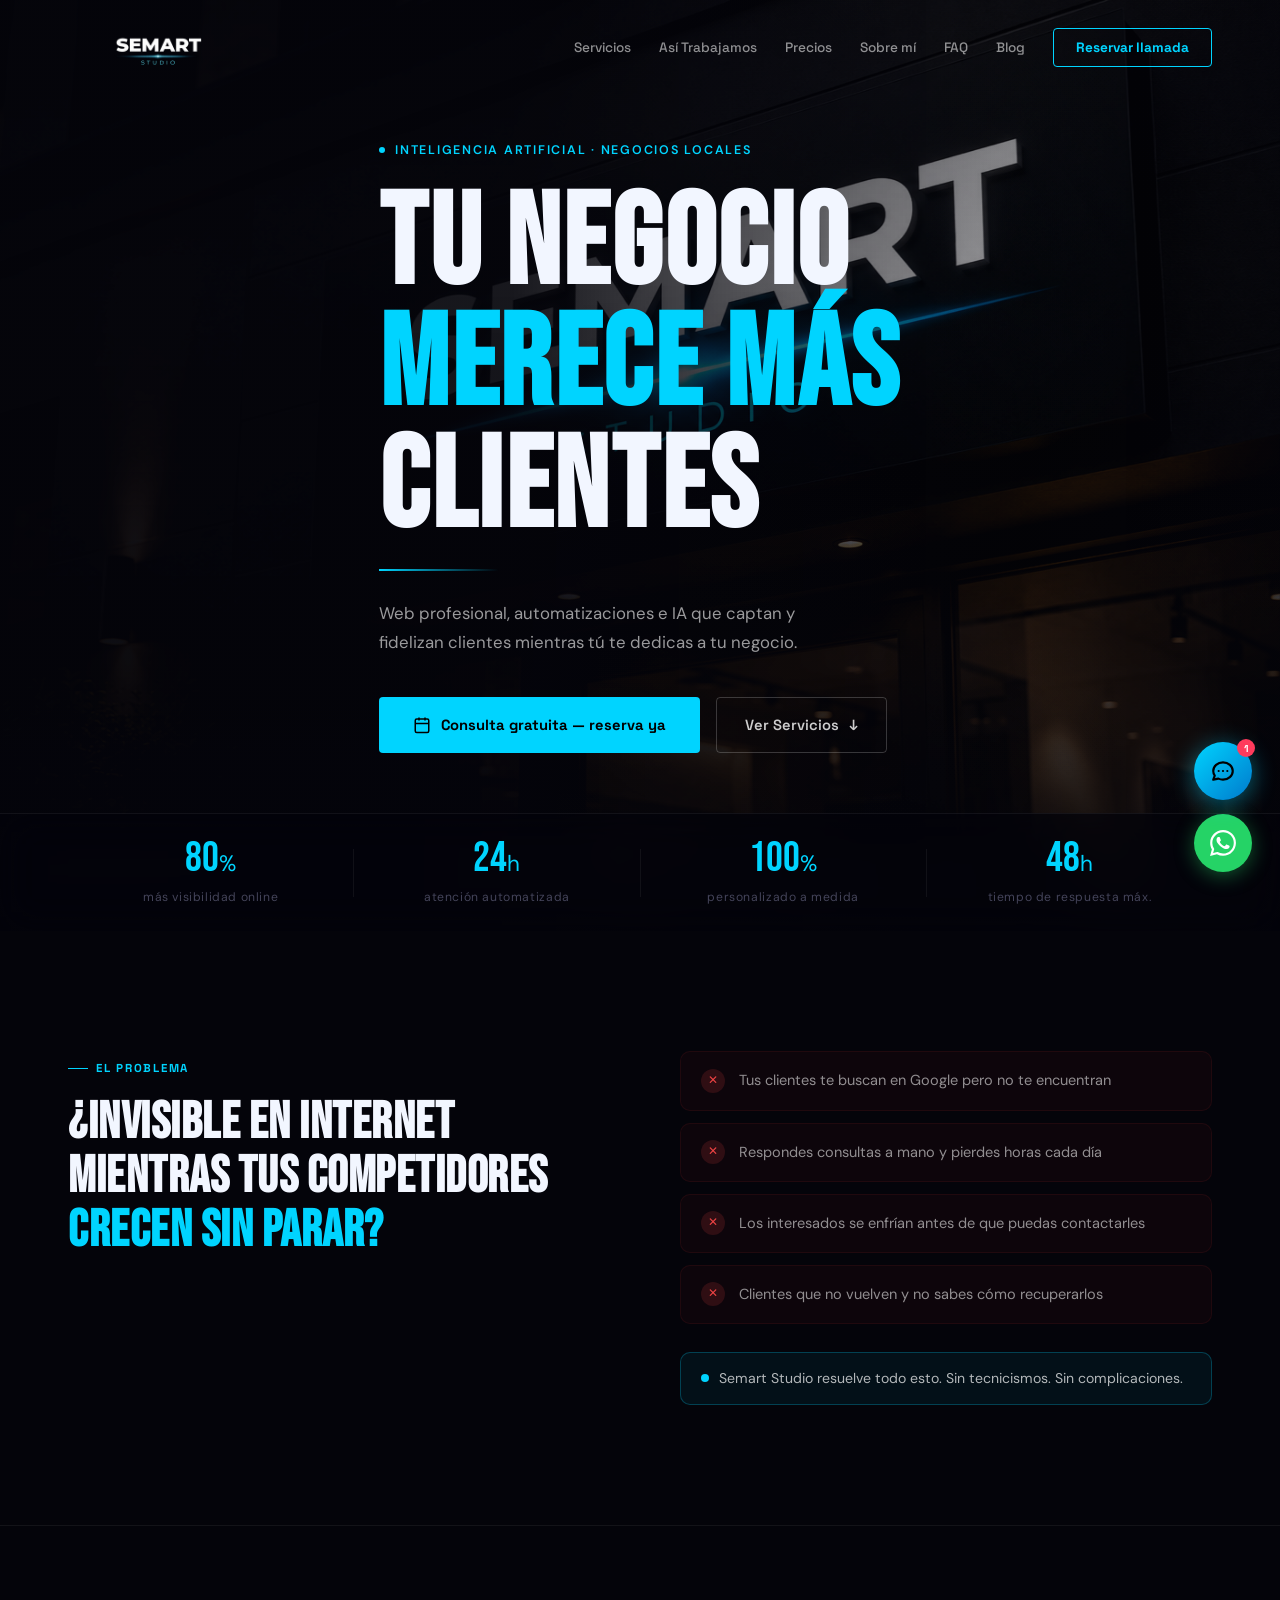
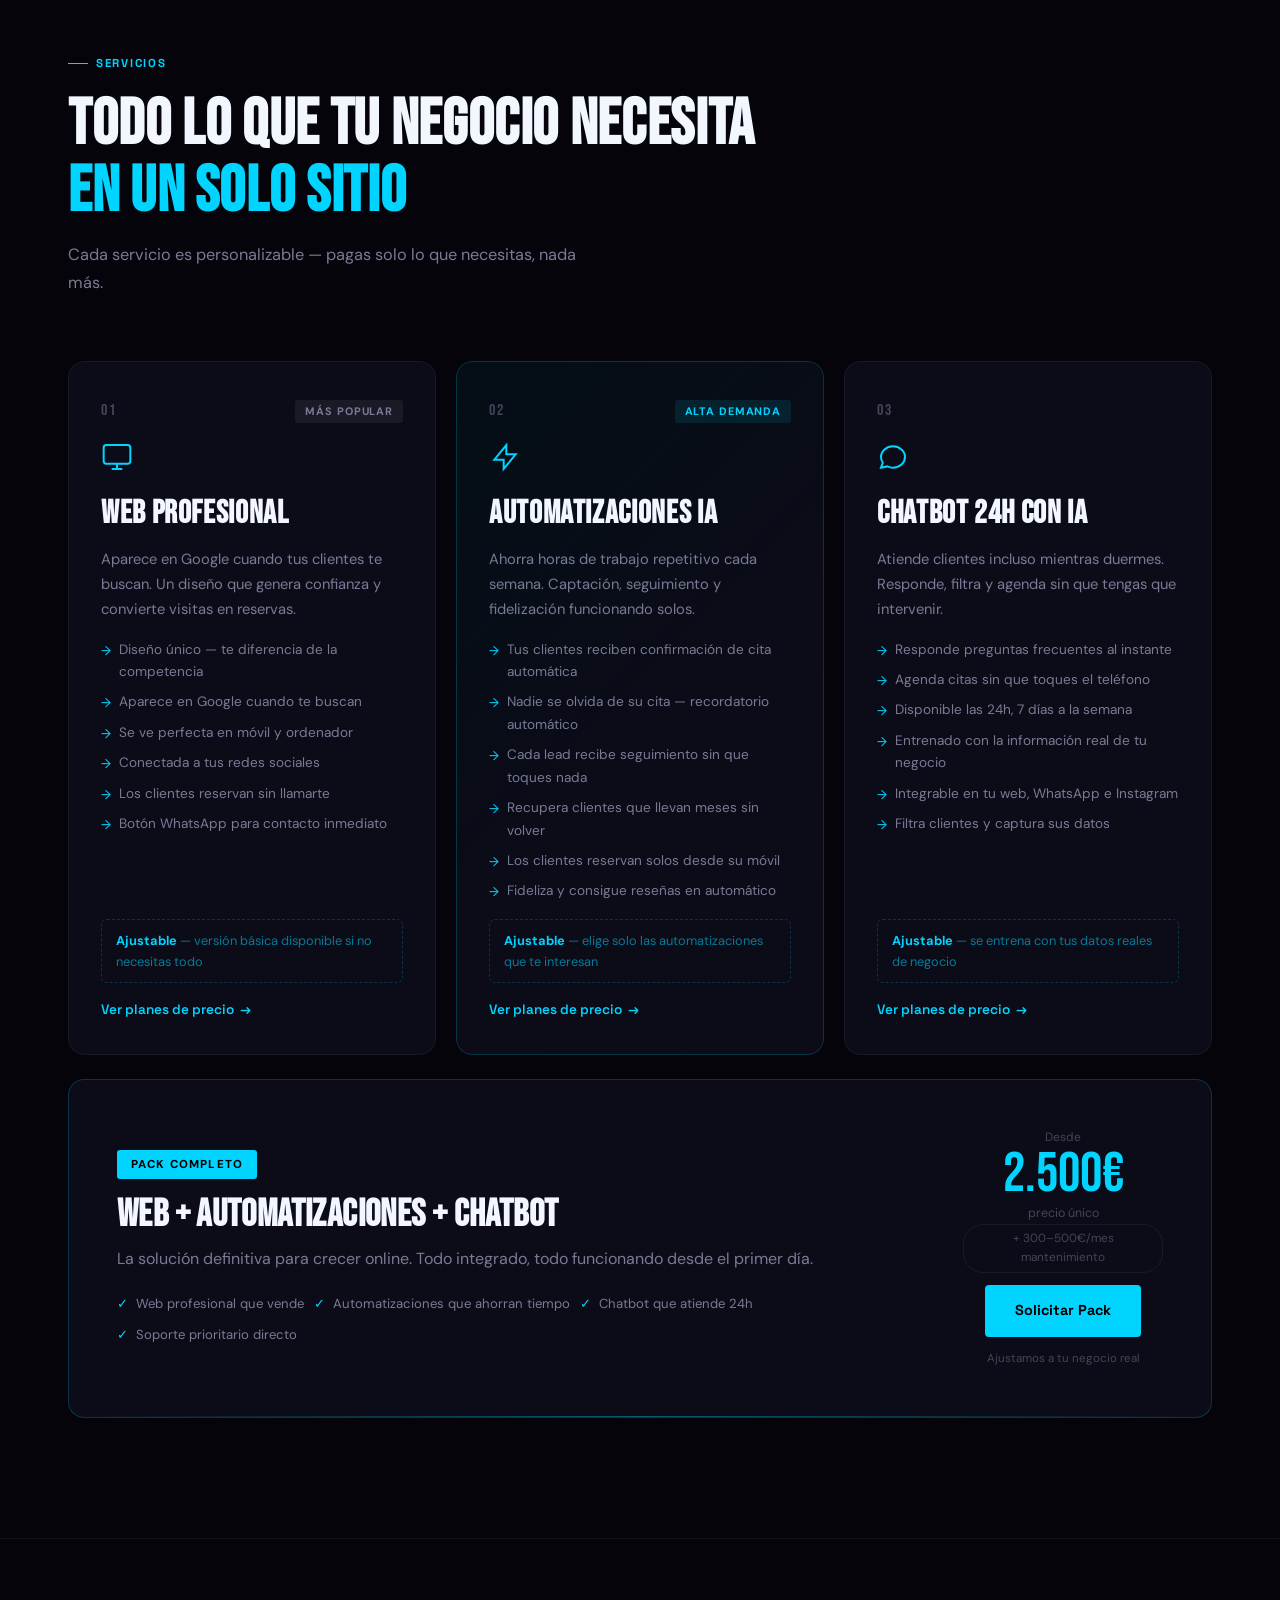
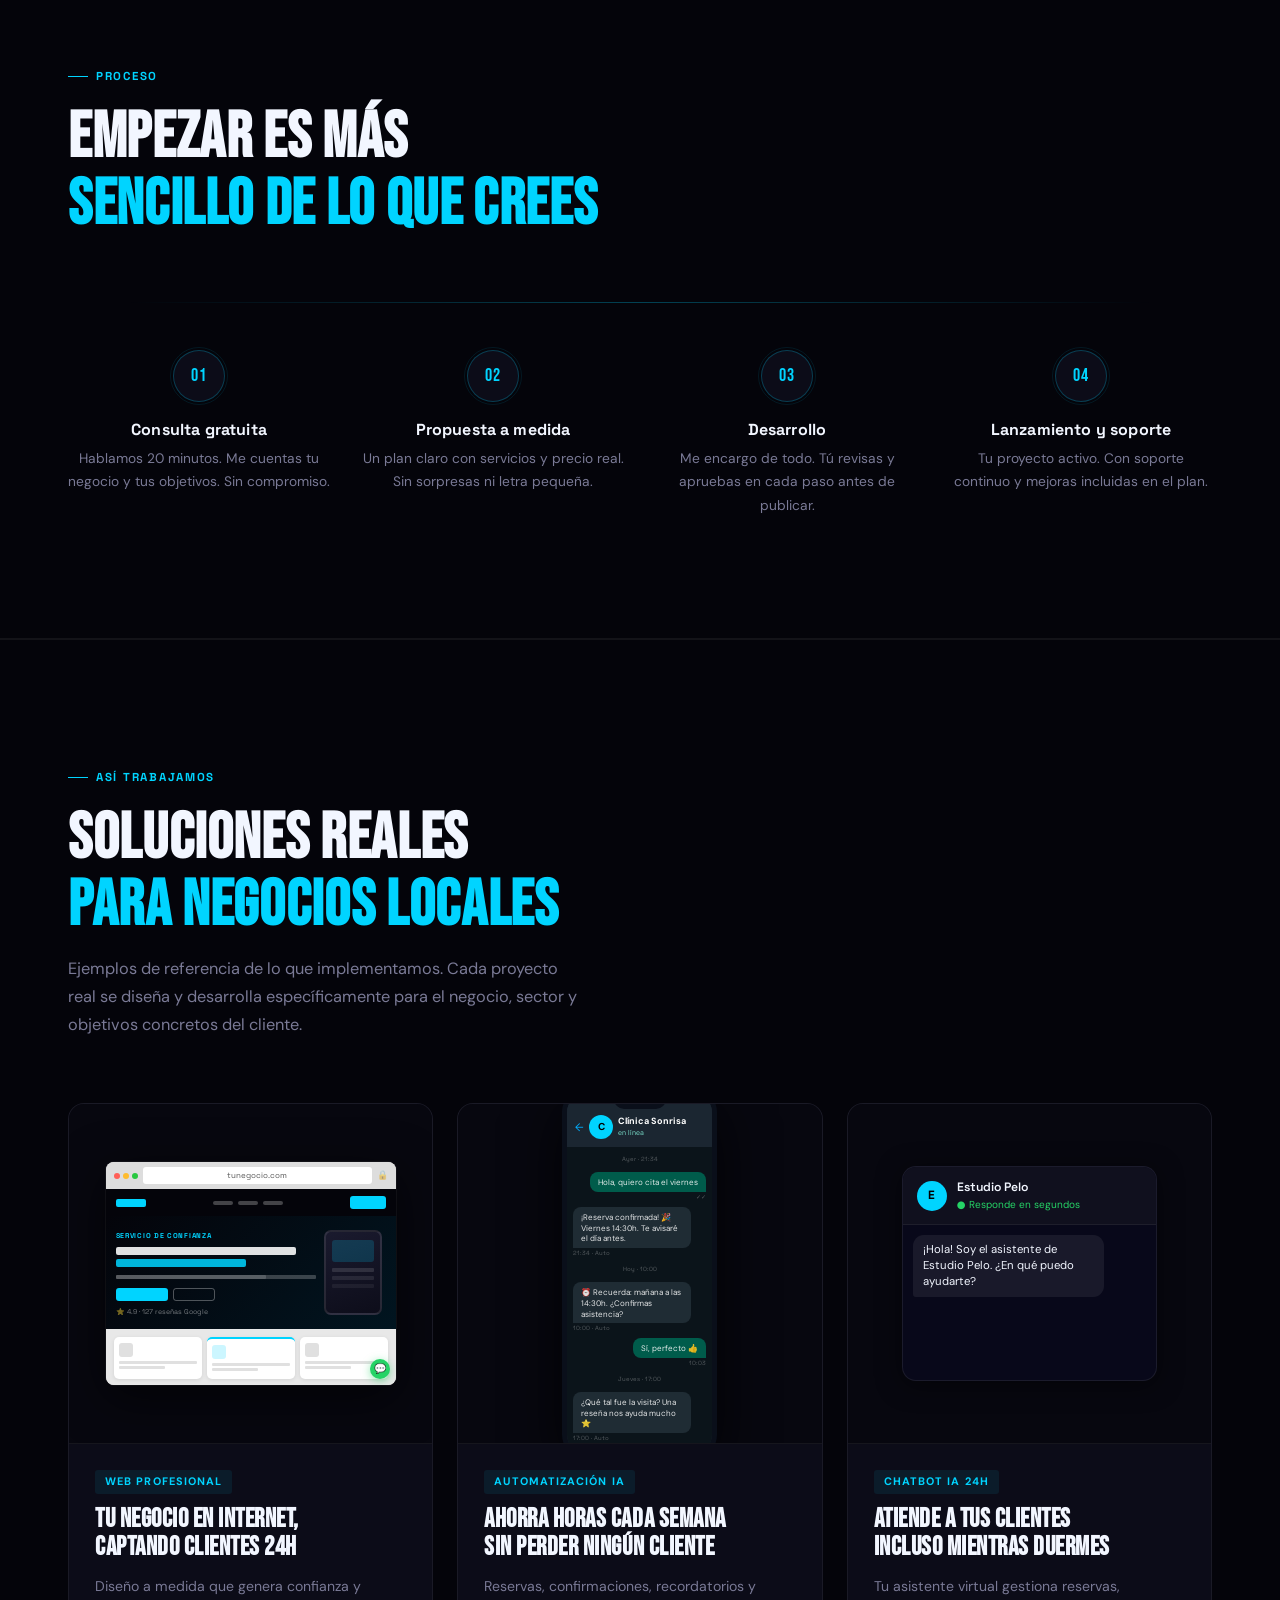
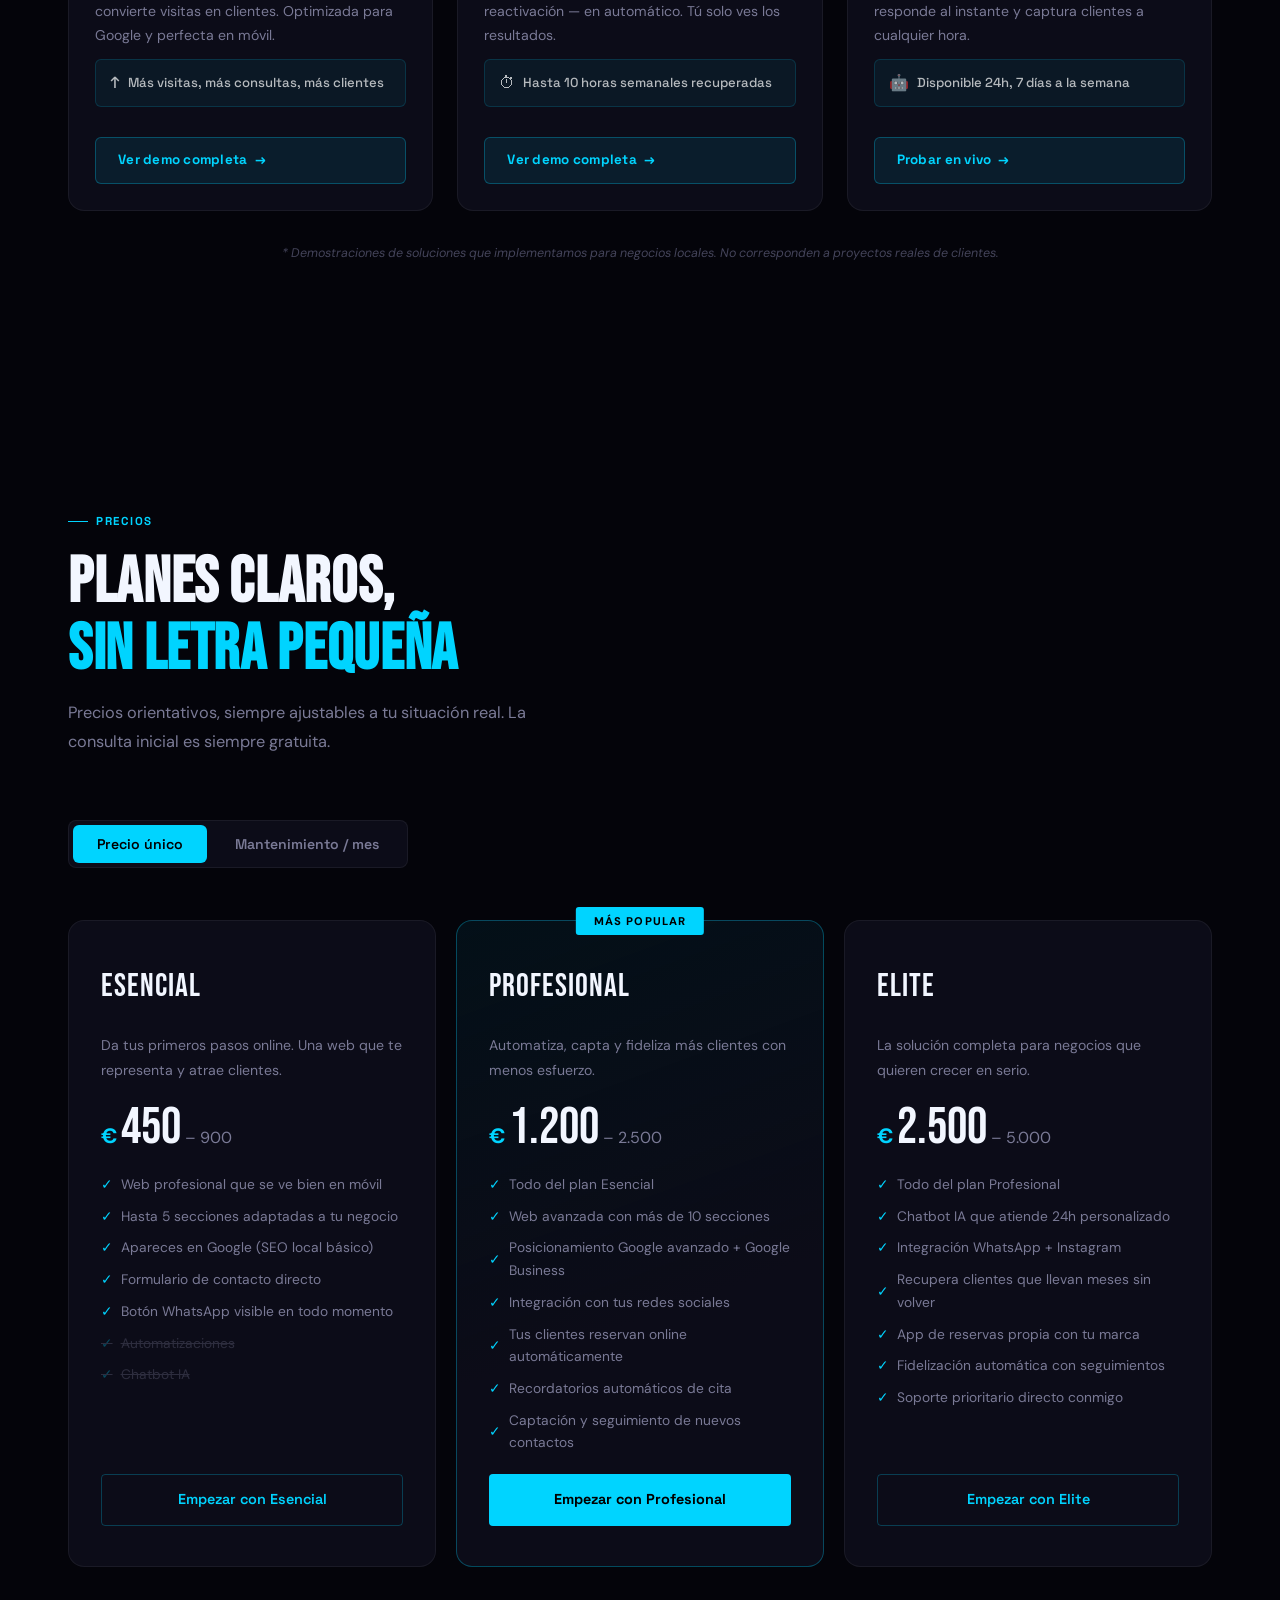
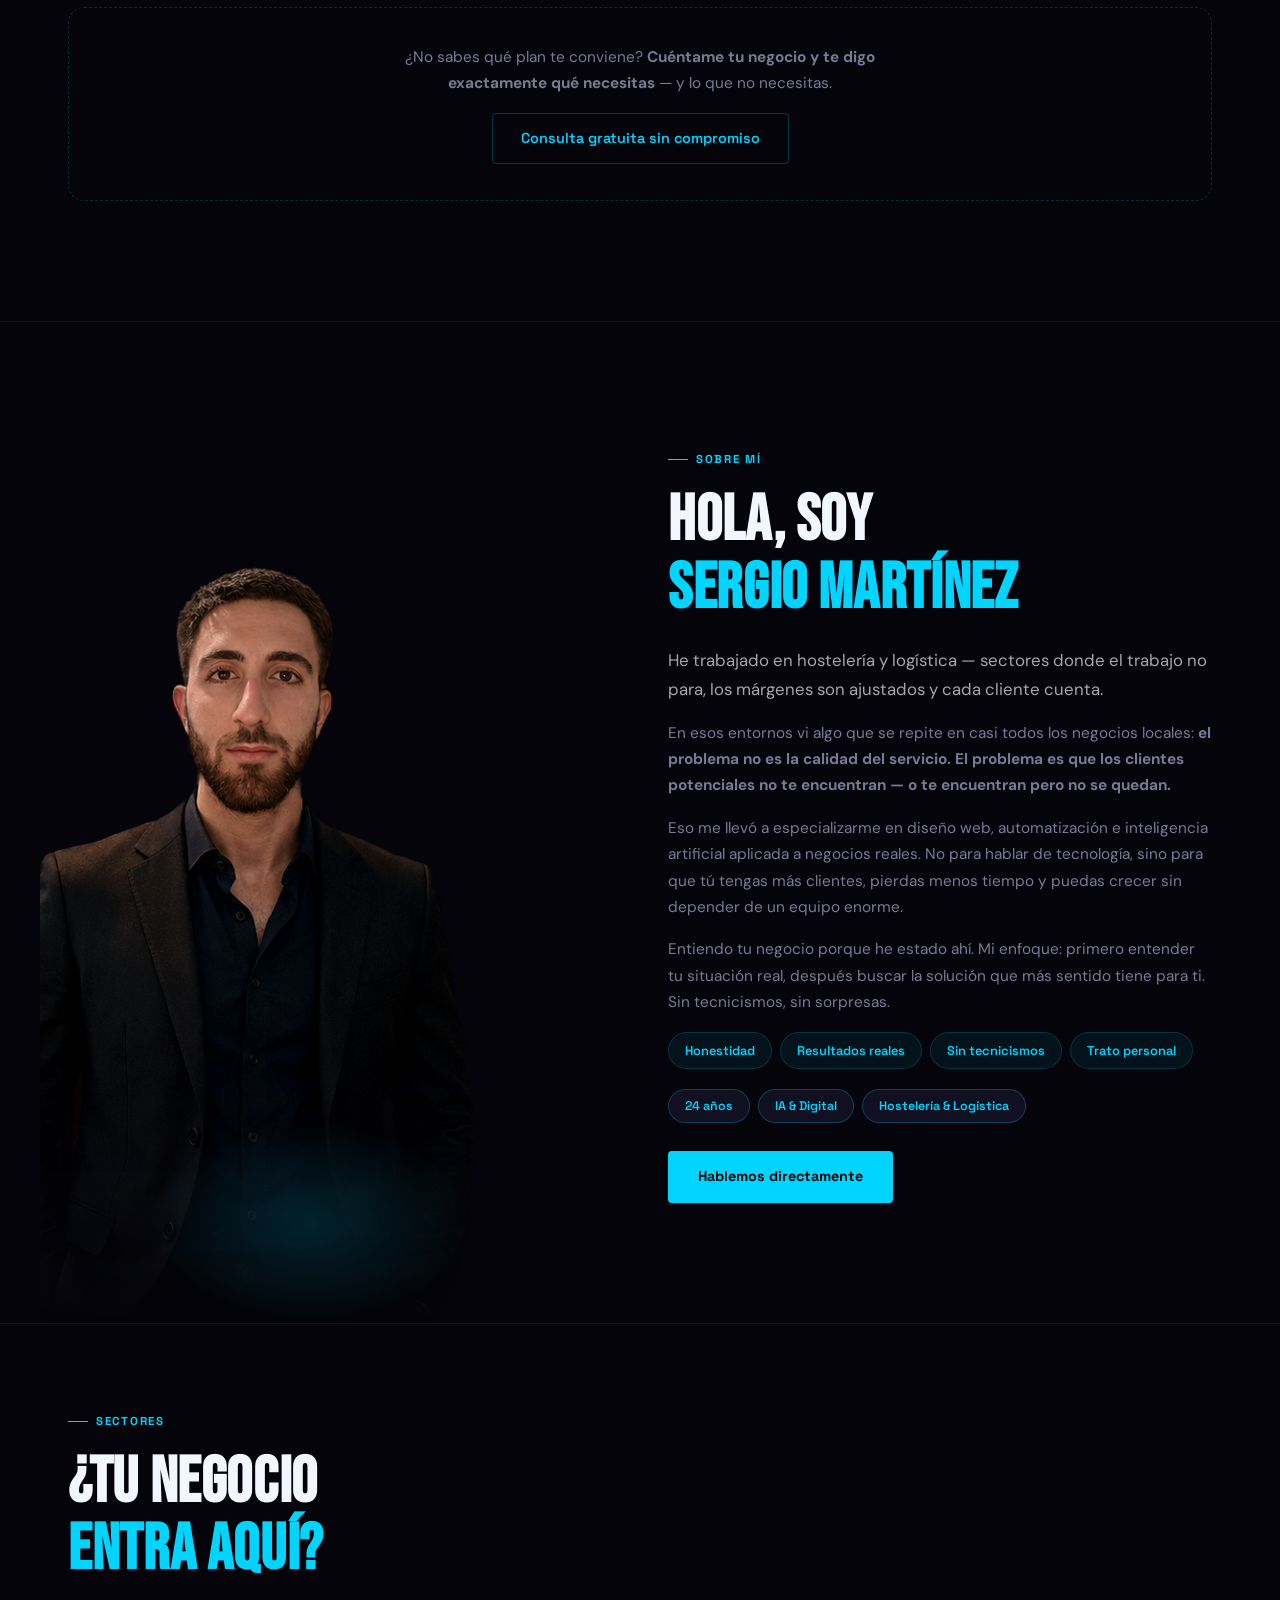
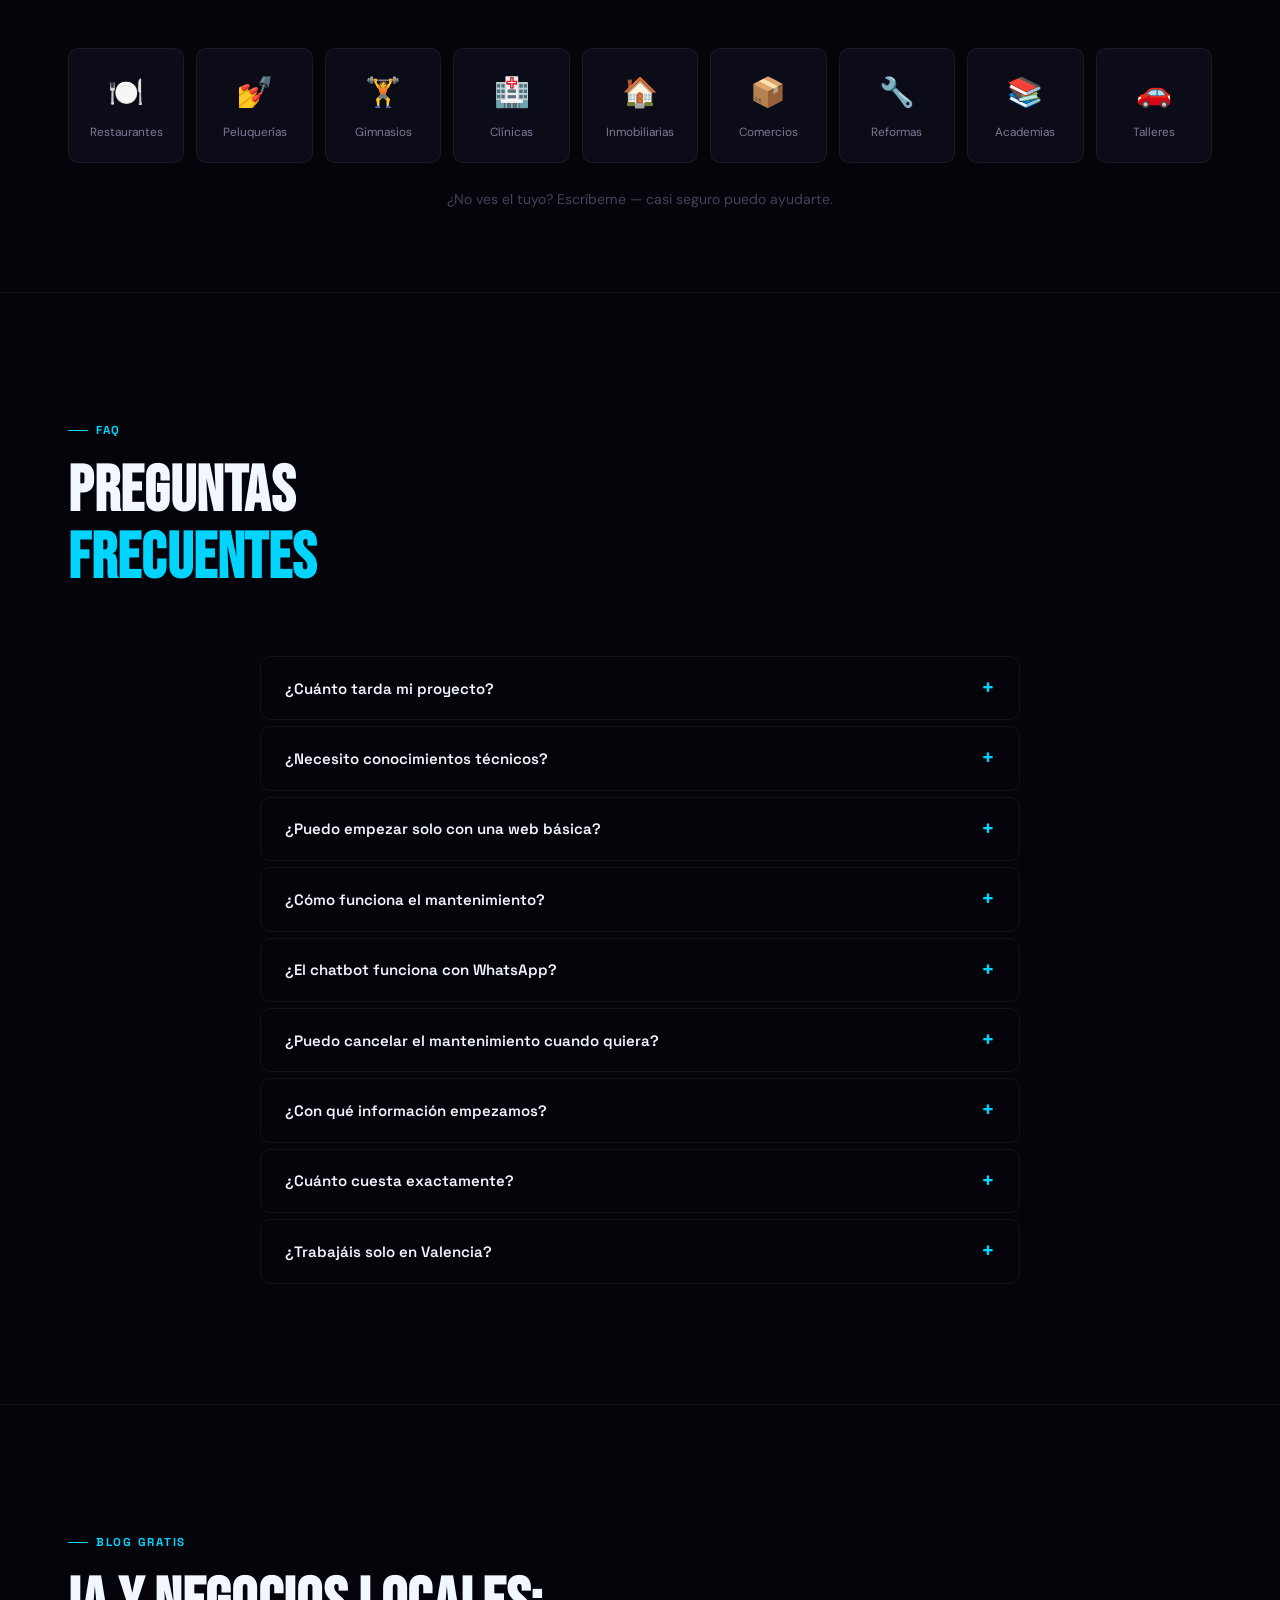
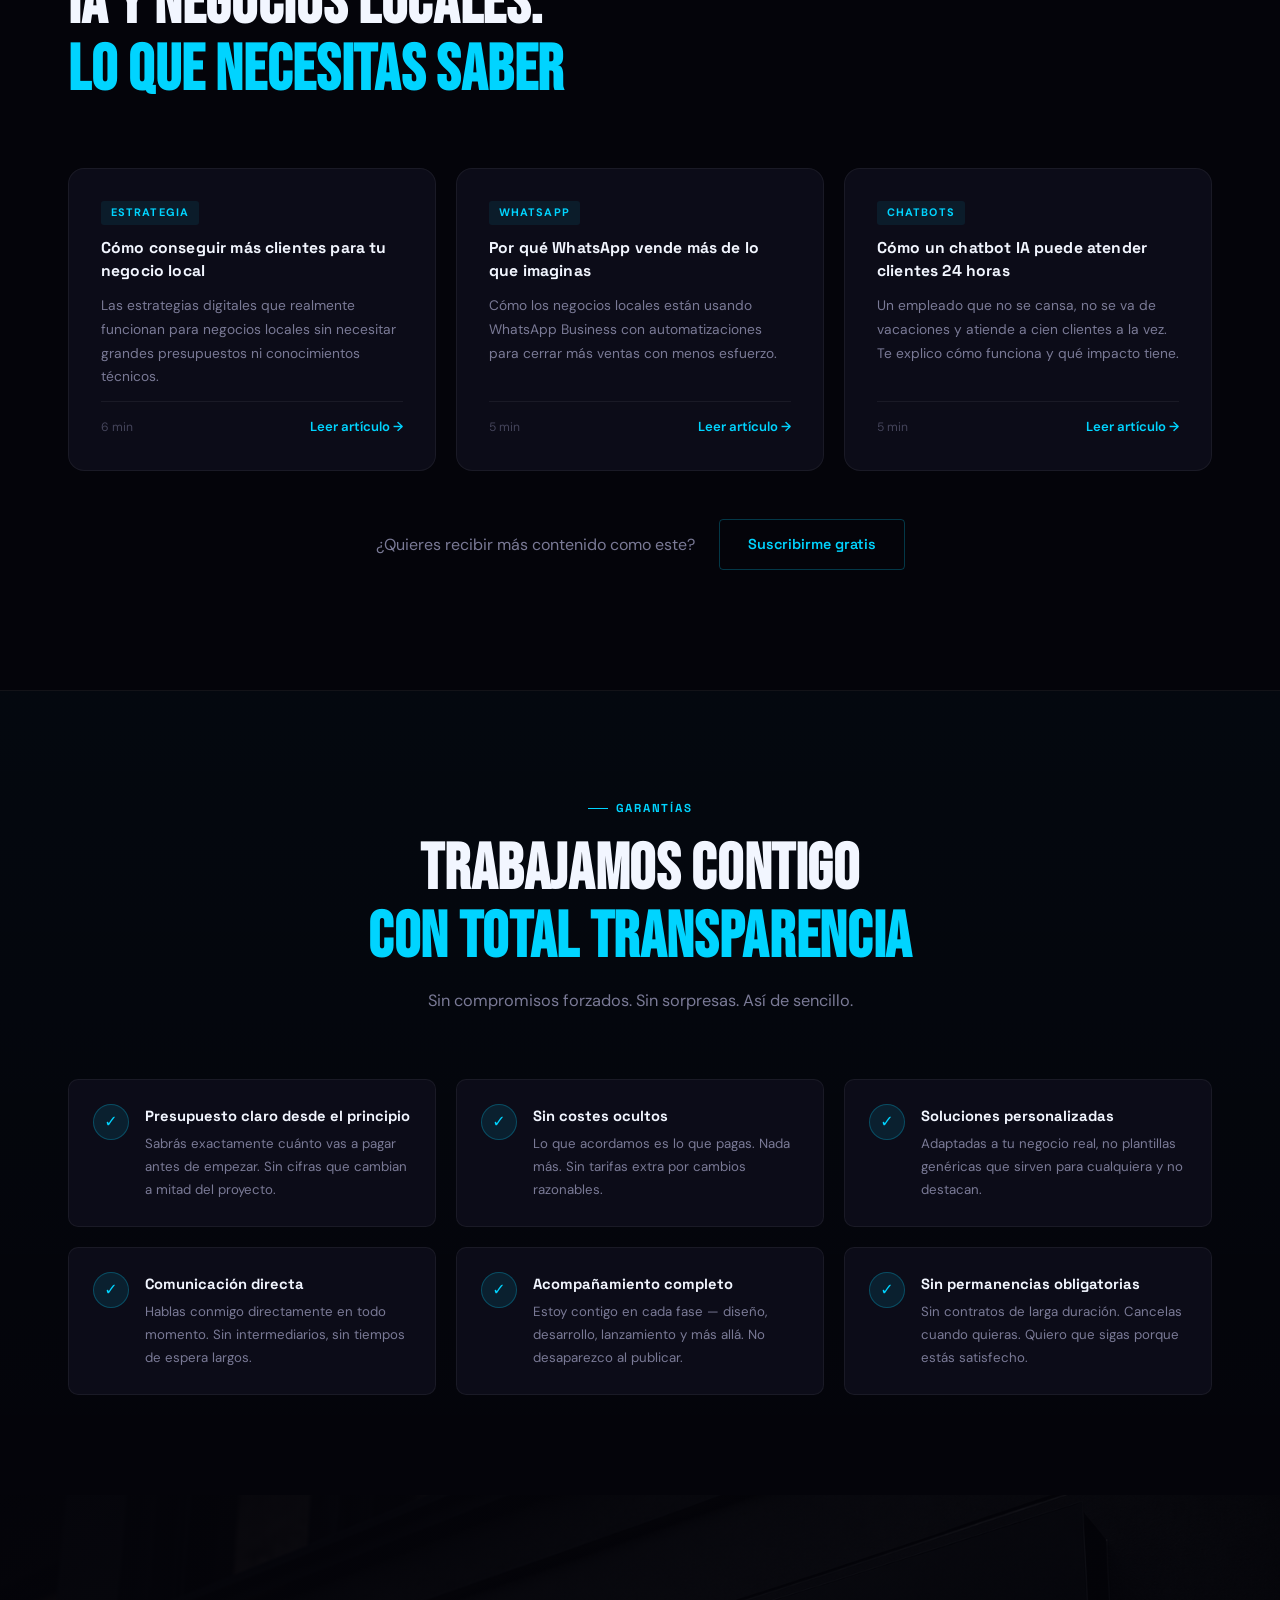
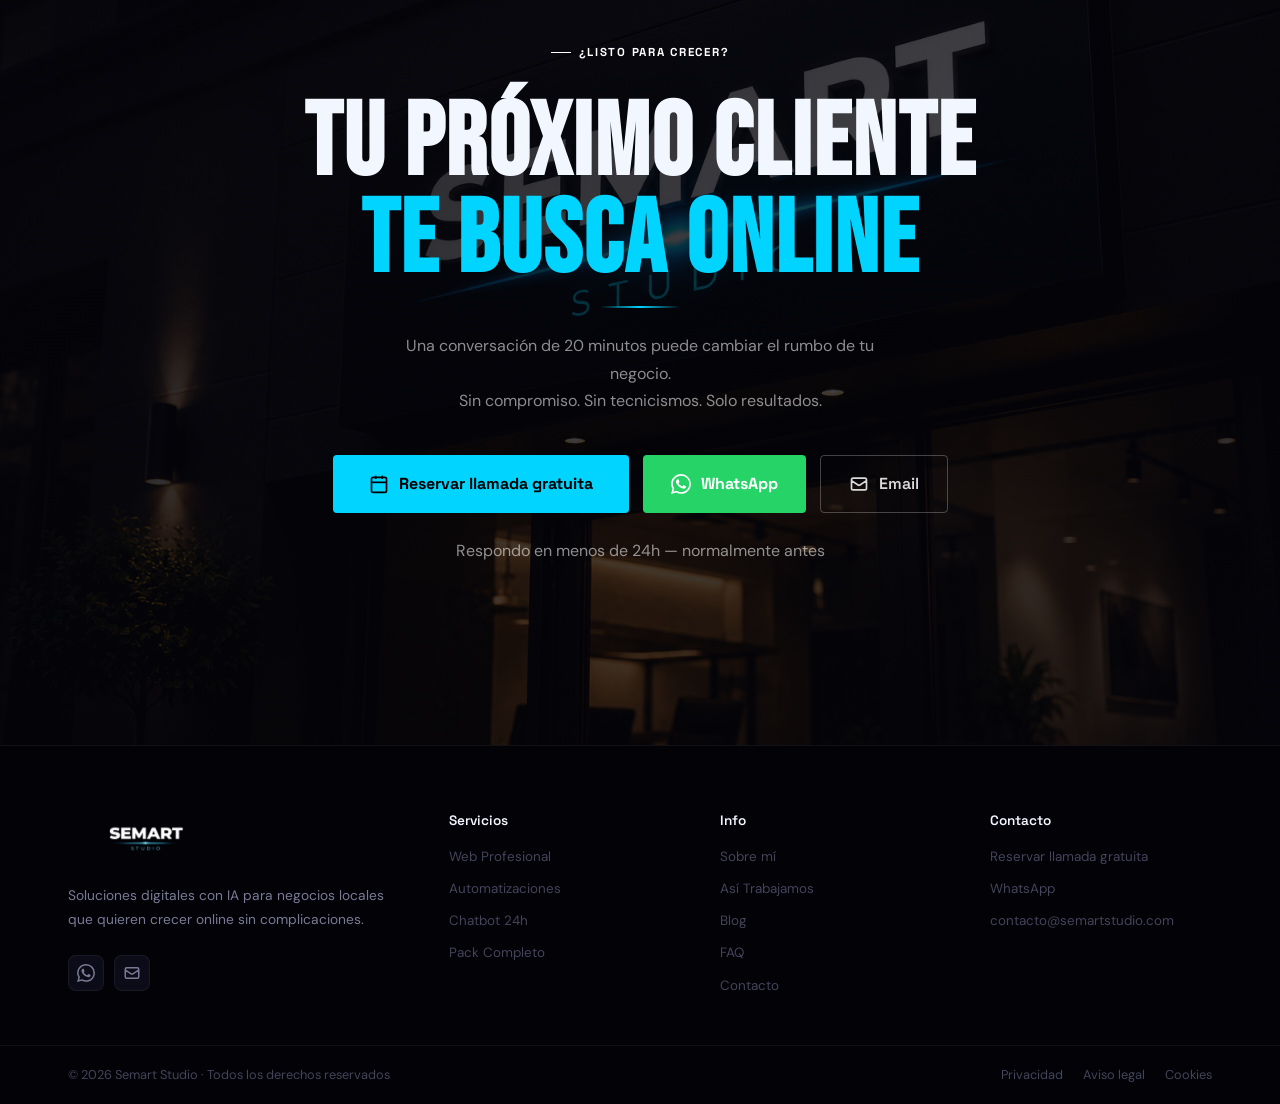
<file: index.html>
<!DOCTYPE html>
<html lang="es">
<head>
  <!-- Google tag (gtag.js) -->
  <script async src="https://www.googletagmanager.com/gtag/js?id=G-LFD9QPM8RG"></script>
  <script>
    window.dataLayer = window.dataLayer || [];
    function gtag(){dataLayer.push(arguments);}
    gtag('js', new Date());
    gtag('config', 'G-LFD9QPM8RG');
  </script>

  <meta charset="UTF-8" />
  <meta name="viewport" content="width=device-width, initial-scale=1.0" />

  <!-- Google Search Console verification -->
  <meta name="google-site-verification" content="12yr0zYGED5IA66KaPH9DMR_ANHiMwcmDJsIC6XE3rM" />

  <!-- SEO Principal -->
  <title>Semart Studio | Diseño Web, Automatización e IA para Negocios Locales</title>
  <meta name="description" content="Consigue más clientes con una web profesional, automatizaciones con IA y chatbot 24h. Soluciones digitales a medida para negocios locales en España. Consulta gratuita sin compromiso." />
  <link rel="canonical" href="https://semartstudio.com/" />

  <!-- Open Graph -->
  <meta property="og:type" content="website" />
  <meta property="og:url" content="https://semartstudio.com/" />
  <meta property="og:title" content="Semart Studio | Más Clientes para tu Negocio con Web, IA y Automatización" />
  <meta property="og:description" content="Diseño web, automatizaciones y chatbot IA para negocios locales. Capta más clientes, ahorra tiempo y crece online sin tecnicismos." />
  <meta property="og:image" content="https://semartstudio.com/img/og-preview.jpg" />
  <meta property="og:image:width" content="1200" />
  <meta property="og:image:height" content="630" />
  <meta property="og:image:alt" content="Semart Studio — Soluciones digitales para negocios locales" />
  <meta property="og:locale" content="es_ES" />
  <meta property="og:site_name" content="Semart Studio" />

  <!-- Twitter Card -->
  <meta name="twitter:card" content="summary_large_image" />
  <meta name="twitter:title" content="Semart Studio | Más Clientes para tu Negocio" />
  <meta name="twitter:description" content="Diseño web, automatizaciones y chatbot IA para negocios locales. Consulta gratuita sin compromiso." />
  <meta name="twitter:image" content="https://semartstudio.com/img/og-preview.jpg" />

  <!-- Favicon SVG embebido -->
  <link rel="icon" type="image/svg+xml" href="data:image/svg+xml,%3Csvg xmlns='http://www.w3.org/2000/svg' viewBox='0 0 32 32'%3E%3Crect width='32' height='32' rx='7' fill='%2304040A'/%3E%3Ctext x='16' y='23' font-family='Arial Black,sans-serif' font-weight='900' font-size='20' fill='%2300D4FF' text-anchor='middle'%3ES%3C/text%3E%3C/svg%3E" />

  <!-- Fuentes -->
  <link rel="preconnect" href="https://fonts.googleapis.com" />
  <link rel="preconnect" href="https://fonts.gstatic.com" crossorigin />
  <link href="https://fonts.googleapis.com/css2?family=Bebas+Neue&family=DM+Sans:ital,opsz,wght@0,9..40,300;0,9..40,400;0,9..40,500;0,9..40,600;0,9..40,700;1,9..40,300&family=Space+Grotesk:wght@400;500;600;700&display=swap" rel="stylesheet" />

  <link rel="stylesheet" href="styles.css" />

  <!-- Schema.org LocalBusiness -->
  <script type="application/ld+json">
  {
    "@context": "https://schema.org",
    "@type": "ProfessionalService",
    "name": "Semart Studio",
    "description": "Agencia de diseño web, automatización e inteligencia artificial para negocios locales en España",
    "url": "https://semartstudio.com",
    "email": "contacto@semartstudio.com",
    "address": {
      "@type": "PostalAddress",
      "addressLocality": "Valencia",
      "addressRegion": "Comunitat Valenciana",
      "addressCountry": "ES"
    },
    "areaServed": { "@type": "Country", "name": "España" },
    "founder": { "@type": "Person", "name": "Sergio Martínez" },
    "priceRange": "€€",
    "hasOfferCatalog": {
      "@type": "OfferCatalog",
      "name": "Servicios Semart Studio",
      "itemListElement": [
        { "@type": "Offer", "itemOffered": { "@type": "Service", "name": "Web Profesional", "description": "Diseño web profesional para negocios locales" } },
        { "@type": "Offer", "itemOffered": { "@type": "Service", "name": "Automatizaciones con IA", "description": "Automatización de procesos con inteligencia artificial" } },
        { "@type": "Offer", "itemOffered": { "@type": "Service", "name": "Chatbot 24h", "description": "Asistente virtual con IA disponible 24 horas al día" } }
      ]
    }
  }
  </script>
</head>
<body>

  <!-- Glow decorativo -->
  <div class="cursor-glow" id="cursorGlow" aria-hidden="true"></div>

  <!-- Barra de progreso de scroll -->
  <div class="scroll-progress" id="scrollProgress" role="progressbar" aria-hidden="true"></div>

  <!-- ===== NAVBAR ===== -->
  <nav class="navbar" id="navbar" role="navigation" aria-label="Navegación principal">
    <div class="container nav-inner">
      <a href="#inicio" class="logo-link" aria-label="Semart Studio — inicio">
        <img src="img/logo-transparent.png" alt="Semart Studio" class="nav-logo" width="58" height="58" />
        <span class="nav-logo-label">Semart <em>Studio</em></span>
      </a>
      <ul class="nav-links" id="navLinks" role="list">
        <li><a href="#servicios" class="nav-link">Servicios</a></li>
        <li><a href="#demos" class="nav-link">Así Trabajamos</a></li>
        <li><a href="#precios" class="nav-link">Precios</a></li>
        <li><a href="#sobre-mi" class="nav-link">Sobre mí</a></li>
        <li><a href="#faq" class="nav-link">FAQ</a></li>
        <li><a href="#blog" class="nav-link">Blog</a></li>
        <li>
          <!-- REEMPLAZA con tu enlace real de Calendly -->
          <a href="https://calendly.com/semartstudio/diagnostico-negocio" class="nav-cta" target="_blank" rel="noopener noreferrer">
            Reservar llamada
          </a>
        </li>
      </ul>
      <button class="hamburger" id="hamburger" aria-label="Abrir menú" aria-expanded="false">
        <span></span><span></span><span></span>
      </button>
    </div>
  </nav>

  <!-- ===== HERO ===== -->
  <section class="hero" id="inicio" aria-label="Portada">
    <div class="hero-bg-image" aria-hidden="true">
      <img src="img/fachada.png" alt="" class="hero-bg-img" loading="eager" />
      <div class="hero-overlay"></div>
    </div>

    <div class="container hero-inner">
      <div class="hero-content">
        <div class="hero-eyebrow">
          <span class="eyebrow-dot" aria-hidden="true"></span>
          <span>Inteligencia Artificial · Negocios Locales</span>
        </div>
        <h1 class="hero-title">
          <span class="hero-line reveal-line">TU NEGOCIO</span>
          <span class="hero-line reveal-line accent-line">MERECE MÁS</span>
          <span class="hero-line reveal-line">CLIENTES</span>
        </h1>
        <div class="hero-beam" aria-hidden="true"></div>
        <p class="hero-sub">
          Web profesional, automatizaciones e IA que captan y fidelizan clientes mientras tú te dedicas a tu negocio.
        </p>
        <div class="hero-actions">
          <!-- REEMPLAZA con tu enlace real de Calendly -->
          <a href="https://calendly.com/semartstudio/diagnostico-negocio" class="btn-hero-primary" target="_blank" rel="noopener noreferrer">
            <svg xmlns="http://www.w3.org/2000/svg" width="18" height="18" fill="none" viewBox="0 0 24 24" stroke="currentColor" stroke-width="2" aria-hidden="true"><rect x="3" y="4" width="18" height="18" rx="2"/><line x1="16" y1="2" x2="16" y2="6"/><line x1="8" y1="2" x2="8" y2="6"/><line x1="3" y1="10" x2="21" y2="10"/></svg>
            Consulta gratuita — reserva ya
          </a>
          <a href="#servicios" class="btn-hero-ghost">Ver Servicios <span class="btn-arrow" aria-hidden="true">↓</span></a>
        </div>
      </div>
    </div>

    <div class="hero-stats-bar" aria-label="Estadísticas">
      <div class="container hero-stats-inner">
        <div class="hero-stat">
          <span class="stat-num" data-target="80" aria-label="80">0</span><span class="stat-sym" aria-hidden="true">%</span>
          <span class="stat-label">más visibilidad online</span>
        </div>
        <div class="stat-sep" aria-hidden="true"></div>
        <div class="hero-stat">
          <span class="stat-num" data-target="24" aria-label="24">0</span><span class="stat-sym" aria-hidden="true">h</span>
          <span class="stat-label">atención automatizada</span>
        </div>
        <div class="stat-sep" aria-hidden="true"></div>
        <div class="hero-stat">
          <span class="stat-num" data-target="100" aria-label="100">0</span><span class="stat-sym" aria-hidden="true">%</span>
          <span class="stat-label">personalizado a medida</span>
        </div>
        <div class="stat-sep" aria-hidden="true"></div>
        <div class="hero-stat">
          <span class="stat-num" data-target="48" aria-label="48">0</span><span class="stat-sym" aria-hidden="true">h</span>
          <span class="stat-label">tiempo de respuesta máx.</span>
        </div>
      </div>
    </div>
  </section>

  <!-- ===== PROBLEMA / HOOK ===== -->
  <section class="hook-section" aria-label="El problema">
    <div class="container hook-inner">
      <div class="hook-left">
        <span class="label-tag">El problema</span>
        <h2 class="section-title">¿Invisible en internet<br/>mientras tus competidores<br/><em>crecen sin parar?</em></h2>
      </div>
      <div class="hook-right">
        <div class="problem-items">
          <div class="prob-item" data-delay="0">
            <span class="prob-x" aria-hidden="true">✕</span>
            <p>Tus clientes te buscan en Google pero no te encuentran</p>
          </div>
          <div class="prob-item" data-delay="100">
            <span class="prob-x" aria-hidden="true">✕</span>
            <p>Respondes consultas a mano y pierdes horas cada día</p>
          </div>
          <div class="prob-item" data-delay="200">
            <span class="prob-x" aria-hidden="true">✕</span>
            <p>Los interesados se enfrían antes de que puedas contactarles</p>
          </div>
          <div class="prob-item" data-delay="300">
            <span class="prob-x" aria-hidden="true">✕</span>
            <p>Clientes que no vuelven y no sabes cómo recuperarlos</p>
          </div>
        </div>
        <div class="solution-pill">
          <span class="pill-dot" aria-hidden="true"></span>
          Semart Studio resuelve todo esto. Sin tecnicismos. Sin complicaciones.
        </div>
      </div>
    </div>
  </section>

  <!-- ===== SERVICIOS ===== -->
  <section class="services-section" id="servicios" aria-label="Servicios">
    <div class="container">
      <div class="section-header">
        <span class="label-tag">Servicios</span>
        <h2 class="section-title">Todo lo que tu negocio necesita<br/><em>en un solo sitio</em></h2>
        <p class="section-sub">Cada servicio es personalizable — pagas solo lo que necesitas, nada más.</p>
      </div>

      <div class="swipe-hint-wrap" aria-hidden="true"><span class="swipe-hint"><svg width="16" height="16" fill="none" viewBox="0 0 24 24" stroke="currentColor" stroke-width="2"><path stroke-linecap="round" stroke-linejoin="round" d="M9 5l-7 7 7 7"/></svg> Desliza <svg width="16" height="16" fill="none" viewBox="0 0 24 24" stroke="currentColor" stroke-width="2"><path stroke-linecap="round" stroke-linejoin="round" d="M15 5l7 7-7 7"/></svg></span></div>
      <div class="services-grid services-carousel">

        <!-- Web Profesional -->
        <article class="svc-card" id="web-profesional">
          <div class="svc-card-inner">
            <div class="svc-top">
              <div class="svc-num" aria-hidden="true">01</div>
              <div class="svc-badge">Más popular</div>
            </div>
            <div class="svc-icon" aria-hidden="true">
              <svg width="32" height="32" fill="none" viewBox="0 0 24 24" stroke="currentColor" stroke-width="1.5"><rect x="2" y="3" width="20" height="14" rx="2"/><path d="M8 21h8M12 17v4"/></svg>
            </div>
            <h3>Web Profesional</h3>
            <p>Aparece en Google cuando tus clientes te buscan. Un diseño que genera confianza y convierte visitas en reservas.</p>
            <ul class="svc-list">
              <li>Diseño único — te diferencia de la competencia</li>
              <li>Aparece en Google cuando te buscan</li>
              <li>Se ve perfecta en móvil y ordenador</li>
              <li>Conectada a tus redes sociales</li>
              <li>Los clientes reservan sin llamarte</li>
              <li>Botón WhatsApp para contacto inmediato</li>
            </ul>
            <div class="svc-custom">
              <span>Ajustable</span> — versión básica disponible si no necesitas todo
            </div>
            <a href="#precios" class="svc-link">Ver planes de precio <span aria-hidden="true">→</span></a>
          </div>
          <div class="svc-glow" aria-hidden="true"></div>
        </article>

        <!-- Automatizaciones -->
        <article class="svc-card svc-featured" id="automatizaciones">
          <div class="svc-card-inner">
            <div class="svc-top">
              <div class="svc-num" aria-hidden="true">02</div>
              <div class="svc-badge svc-badge-cyan">Alta demanda</div>
            </div>
            <div class="svc-icon" aria-hidden="true">
              <svg width="32" height="32" fill="none" viewBox="0 0 24 24" stroke="currentColor" stroke-width="1.5"><path d="M13 10V3L4 14h7v7l9-11h-7z"/></svg>
            </div>
            <h3>Automatizaciones IA</h3>
            <p>Ahorra horas de trabajo repetitivo cada semana. Captación, seguimiento y fidelización funcionando solos.</p>
            <ul class="svc-list">
              <li>Tus clientes reciben confirmación de cita automática</li>
              <li>Nadie se olvida de su cita — recordatorio automático</li>
              <li>Cada lead recibe seguimiento sin que toques nada</li>
              <li>Recupera clientes que llevan meses sin volver</li>
              <li>Los clientes reservan solos desde su móvil</li>
              <li>Fideliza y consigue reseñas en automático</li>
            </ul>
            <div class="svc-custom">
              <span>Ajustable</span> — elige solo las automatizaciones que te interesan
            </div>
            <a href="#precios" class="svc-link">Ver planes de precio <span aria-hidden="true">→</span></a>
          </div>
          <div class="svc-glow svc-glow-featured" aria-hidden="true"></div>
        </article>

        <!-- Chatbot -->
        <article class="svc-card" id="chatbot">
          <div class="svc-card-inner">
            <div class="svc-top">
              <div class="svc-num" aria-hidden="true">03</div>
            </div>
            <div class="svc-icon" aria-hidden="true">
              <svg width="32" height="32" fill="none" viewBox="0 0 24 24" stroke="currentColor" stroke-width="1.5"><path d="M8 12h.01M12 12h.01M16 12h.01M21 12c0 4.418-4.03 8-9 8a9.863 9.863 0 01-4.255-.949L3 20l1.395-3.72C3.512 15.042 3 13.574 3 12c0-4.418 4.03-8 9-8s9 3.582 9 8z"/></svg>
            </div>
            <h3>Chatbot 24h con IA</h3>
            <p>Atiende clientes incluso mientras duermes. Responde, filtra y agenda sin que tengas que intervenir.</p>
            <ul class="svc-list">
              <li>Responde preguntas frecuentes al instante</li>
              <li>Agenda citas sin que toques el teléfono</li>
              <li>Disponible las 24h, 7 días a la semana</li>
              <li>Entrenado con la información real de tu negocio</li>
              <li>Integrable en tu web, WhatsApp e Instagram</li>
              <li>Filtra clientes y captura sus datos</li>
            </ul>
            <div class="svc-custom">
              <span>Ajustable</span> — se entrena con tus datos reales de negocio
            </div>
            <a href="#precios" class="svc-link">Ver planes de precio <span aria-hidden="true">→</span></a>
          </div>
          <div class="svc-glow" aria-hidden="true"></div>
        </article>

      </div>

      <!-- Pack Completo -->
      <div class="pack-card">
        <div class="pack-content">
          <div class="pack-left">
            <span class="pack-tag">Pack Completo</span>
            <h3>Web + Automatizaciones + Chatbot</h3>
            <p>La solución definitiva para crecer online. Todo integrado, todo funcionando desde el primer día.</p>
            <div class="pack-feats">
              <span><em>✓</em> Web profesional que vende</span>
              <span><em>✓</em> Automatizaciones que ahorran tiempo</span>
              <span><em>✓</em> Chatbot que atiende 24h</span>
              <span><em>✓</em> Soporte prioritario directo</span>
            </div>
          </div>
          <div class="pack-right">
            <div class="pack-price-block">
              <span class="pack-desde">Desde</span>
              <span class="pack-price">2.500€</span>
              <span class="pack-note">precio único</span>
              <span class="pack-mant">+ 300–500€/mes mantenimiento</span>
            </div>
            <!-- REEMPLAZA con tu enlace real de Calendly -->
            <a href="https://calendly.com/semartstudio/diagnostico-negocio" class="btn-primary" target="_blank" rel="noopener noreferrer">Solicitar Pack</a>
            <p class="pack-adj">Ajustamos a tu negocio real</p>
          </div>
        </div>
        <div class="pack-beam" aria-hidden="true"></div>
      </div>
    </div>
  </section>

  <!-- ===== PROCESO ===== -->
  <section class="process-section" aria-label="Proceso de trabajo">
    <div class="container">
      <div class="section-header">
        <span class="label-tag">Proceso</span>
        <h2 class="section-title">Empezar es más<br/><em>sencillo de lo que crees</em></h2>
      </div>
      <div class="process-track">
        <div class="process-line" aria-hidden="true"></div>
        <div class="proc-step">
          <div class="proc-dot" aria-hidden="true"><span>01</span></div>
          <h3>Consulta gratuita</h3>
          <p>Hablamos 20 minutos. Me cuentas tu negocio y tus objetivos. Sin compromiso.</p>
        </div>
        <div class="proc-step">
          <div class="proc-dot" aria-hidden="true"><span>02</span></div>
          <h3>Propuesta a medida</h3>
          <p>Un plan claro con servicios y precio real. Sin sorpresas ni letra pequeña.</p>
        </div>
        <div class="proc-step">
          <div class="proc-dot" aria-hidden="true"><span>03</span></div>
          <h3>Desarrollo</h3>
          <p>Me encargo de todo. Tú revisas y apruebas en cada paso antes de publicar.</p>
        </div>
        <div class="proc-step">
          <div class="proc-dot" aria-hidden="true"><span>04</span></div>
          <h3>Lanzamiento y soporte</h3>
          <p>Tu proyecto activo. Con soporte continuo y mejoras incluidas en el plan.</p>
        </div>
      </div>
    </div>
  </section>

  <!-- ===== DEMOSTRACIONES ===== -->
  <section class="demos-section" id="demos" aria-label="Demostraciones reales">
    <div class="container">
      <div class="section-header">
        <span class="label-tag">Así Trabajamos</span>
        <h2 class="section-title">Soluciones reales<br/><em>para negocios locales</em></h2>
        <p class="section-sub">Ejemplos de referencia de lo que implementamos. Cada proyecto real se diseña y desarrolla específicamente para el negocio, sector y objetivos concretos del cliente.</p>
      </div>

      <div class="swipe-hint-wrap" aria-hidden="true"><span class="swipe-hint"><span class="swipe-arrows">❮ ❯</span> Desliza para explorar</span></div>
      <div class="demos-grid demos-carousel">

        <!-- Demo 1: Web Profesional -->
        <div class="demo-card reveal">
          <div class="demo-mockup" aria-hidden="true">
            <div class="bm2">
              <div class="bm2-bar">
                <div class="bm2-dots"><i></i><i></i><i></i></div>
                <div class="bm2-addr">tunegocio.com</div>
                <span class="bm2-lock">🔒</span>
              </div>
              <div class="bm2-nav-strip">
                <div class="bm2-nav-logo"></div>
                <div class="bm2-nav-links"><i></i><i></i><i></i></div>
                <div class="bm2-nav-btn"></div>
              </div>
              <div class="bm2-hero-strip">
                <div class="bm2-hero-left">
                  <div class="bm2-tag-sm">Servicio de confianza</div>
                  <div class="bm2-h1a"></div>
                  <div class="bm2-h1b"></div>
                  <div class="bm2-para"></div>
                  <div class="bm2-ctas">
                    <div class="bm2-btn-fill"></div>
                    <div class="bm2-btn-out"></div>
                  </div>
                  <div class="bm2-rating-sm">⭐ 4.9 · 127 reseñas Google</div>
                </div>
                <div class="bm2-hero-right">
                  <div class="bm2-phone-preview"></div>
                </div>
              </div>
              <div class="bm2-cards-strip">
                <div class="bm2-card"><div class="bm2-card-icon"></div><div class="bm2-card-line"></div><div class="bm2-card-line sm"></div></div>
                <div class="bm2-card bm2-card-accent"><div class="bm2-card-icon"></div><div class="bm2-card-line"></div><div class="bm2-card-line sm"></div></div>
                <div class="bm2-card"><div class="bm2-card-icon"></div><div class="bm2-card-line"></div><div class="bm2-card-line sm"></div></div>
              </div>
              <div class="bm2-wa-badge">💬</div>
            </div>
          </div>
          <div class="demo-info">
            <span class="demo-tag">Web Profesional</span>
            <h3>Tu negocio en internet,<br/>captando clientes 24h</h3>
            <p>Diseño a medida que genera confianza y convierte visitas en clientes. Optimizada para Google y perfecta en móvil.</p>
            <div class="demo-benefit">
              <span class="db-icon" aria-hidden="true">↑</span>
              <span>Más visitas, más consultas, más clientes</span>
            </div>
            <a href="demos/web-profesional.html" class="demo-link-btn">Ver demo completa <span aria-hidden="true">→</span></a>
          </div>
        </div>

        <!-- Demo 2: Automatización -->
        <div class="demo-card reveal">
          <div class="demo-mockup demo-mockup-phone" aria-hidden="true">
            <div class="phone-v2">
              <div class="ph-notch"></div>
              <div class="ph-screen">
                <div class="ph-wa-head">
                  <div class="ph-back">←</div>
                  <div class="ph-av">C</div>
                  <div class="ph-info">
                    <span class="ph-name">Clínica Sonrisa</span>
                    <span class="ph-status">en línea</span>
                  </div>
                </div>
                <div class="ph-wa-body">
                  <div class="ph-day">Ayer · 21:34</div>
                  <div class="ph-msg ph-out">
                    <span>Hola, quiero cita el viernes</span>
                    <em>✓✓</em>
                  </div>
                  <div class="ph-msg ph-in">
                    <span>¡Reserva confirmada! 🎉 Viernes 14:30h. Te avisaré el día antes.</span>
                    <em>21:34 · Auto</em>
                  </div>
                  <div class="ph-day">Hoy · 10:00</div>
                  <div class="ph-msg ph-in">
                    <span>⏰ Recuerda: mañana a las 14:30h. ¿Confirmas asistencia?</span>
                    <em>10:00 · Auto</em>
                  </div>
                  <div class="ph-msg ph-out">
                    <span>Sí, perfecto 👍</span>
                    <em>10:03</em>
                  </div>
                  <div class="ph-day">Jueves · 17:00</div>
                  <div class="ph-msg ph-in">
                    <span>¿Qué tal fue la visita? Una reseña nos ayuda mucho ⭐</span>
                    <em>17:00 · Auto</em>
                  </div>
                </div>
              </div>
            </div>
          </div>
          <div class="demo-info">
            <span class="demo-tag">Automatización IA</span>
            <h3>Ahorra horas cada semana<br/>sin perder ningún cliente</h3>
            <p>Reservas, confirmaciones, recordatorios y reactivación — en automático. Tú solo ves los resultados.</p>
            <div class="demo-benefit">
              <span class="db-icon" aria-hidden="true">⏱</span>
              <span>Hasta 10 horas semanales recuperadas</span>
            </div>
            <a href="demos/automatizacion.html" class="demo-link-btn">Ver demo completa <span aria-hidden="true">→</span></a>
          </div>
        </div>

        <!-- Demo 3: Chatbot -->
        <div class="demo-card reveal">
          <div class="demo-mockup" aria-hidden="true">
            <div class="chat-mock">
              <div class="chat-header">
                <div class="chat-avatar">E</div>
                <div class="chat-hinfo">
                  <span class="chat-name">Estudio Pelo</span>
                  <span class="chat-status">● Responde en segundos</span>
                </div>
              </div>
              <div class="chat-body" id="chatBody"></div>
            </div>
          </div>
          <div class="demo-info">
            <span class="demo-tag">Chatbot IA 24h</span>
            <h3>Atiende a tus clientes<br/>incluso mientras duermes</h3>
            <p>Tu asistente virtual gestiona reservas, responde al instante y captura clientes a cualquier hora.</p>
            <div class="demo-benefit">
              <span class="db-icon" aria-hidden="true">🤖</span>
              <span>Disponible 24h, 7 días a la semana</span>
            </div>
            <a href="demos/chatbot.html" class="demo-link-btn">Probar en vivo <span aria-hidden="true">→</span></a>
          </div>
        </div>

      </div>

      <p class="demos-note">* Demostraciones de soluciones que implementamos para negocios locales. No corresponden a proyectos reales de clientes.</p>
    </div>
  </section>

  <!-- ===== PRECIOS ===== -->
  <section class="pricing-section" id="precios" aria-label="Precios y planes">
    <div class="container">
      <div class="section-header">
        <span class="label-tag">Precios</span>
        <h2 class="section-title">Planes claros,<br/><em>sin letra pequeña</em></h2>
        <p class="section-sub">Precios orientativos, siempre ajustables a tu situación real. La consulta inicial es siempre gratuita.</p>
      </div>

      <div class="price-toggle-wrap" role="group" aria-label="Tipo de precio">
        <button class="price-tab active" id="tabOnce" aria-pressed="true">Precio único</button>
        <button class="price-tab" id="tabMensual" aria-pressed="false">Mantenimiento / mes</button>
      </div>

      <div class="swipe-hint-wrap" aria-hidden="true"><span class="swipe-hint"><svg width="16" height="16" fill="none" viewBox="0 0 24 24" stroke="currentColor" stroke-width="2"><path stroke-linecap="round" stroke-linejoin="round" d="M9 5l-7 7 7 7"/></svg> Desliza <svg width="16" height="16" fill="none" viewBox="0 0 24 24" stroke="currentColor" stroke-width="2"><path stroke-linecap="round" stroke-linejoin="round" d="M15 5l7 7-7 7"/></svg></span></div>
      <div class="pricing-grid pricing-carousel">

        <div class="price-card reveal">
          <div class="price-label">Esencial</div>
          <p class="price-desc">Da tus primeros pasos online. Una web que te representa y atrae clientes.</p>
          <div class="price-val once-price" aria-label="Precio único: desde 450 hasta 900 euros">
            <span class="p-currency">€</span><span class="p-num">450</span><span class="p-range">– 900</span>
          </div>
          <div class="price-val month-price" style="display:none" aria-label="Precio mensual: desde 80 hasta 150 euros">
            <span class="p-currency">€</span><span class="p-num">80</span><span class="p-range">– 150 /mes</span>
          </div>
          <ul class="price-feats">
            <li>Web profesional que se ve bien en móvil</li>
            <li>Hasta 5 secciones adaptadas a tu negocio</li>
            <li>Apareces en Google (SEO local básico)</li>
            <li>Formulario de contacto directo</li>
            <li>Botón WhatsApp visible en todo momento</li>
            <li class="feat-no">Automatizaciones</li>
            <li class="feat-no">Chatbot IA</li>
          </ul>
          <!-- REEMPLAZA con tu enlace real de Calendly -->
          <a href="https://calendly.com/semartstudio/diagnostico-negocio" class="btn-price-ghost" target="_blank" rel="noopener noreferrer">Empezar con Esencial</a>
        </div>

        <div class="price-card price-card-main reveal">
          <div class="price-popular" aria-label="El más popular">Más popular</div>
          <div class="price-label">Profesional</div>
          <p class="price-desc">Automatiza, capta y fideliza más clientes con menos esfuerzo.</p>
          <div class="price-val once-price" aria-label="Precio único: desde 1200 hasta 2500 euros">
            <span class="p-currency">€</span><span class="p-num">1.200</span><span class="p-range">– 2.500</span>
          </div>
          <div class="price-val month-price" style="display:none" aria-label="Precio mensual: desde 180 hasta 300 euros">
            <span class="p-currency">€</span><span class="p-num">180</span><span class="p-range">– 300 /mes</span>
          </div>
          <ul class="price-feats">
            <li>Todo del plan Esencial</li>
            <li>Web avanzada con más de 10 secciones</li>
            <li>Posicionamiento Google avanzado + Google Business</li>
            <li>Integración con tus redes sociales</li>
            <li>Tus clientes reservan online automáticamente</li>
            <li>Recordatorios automáticos de cita</li>
            <li>Captación y seguimiento de nuevos contactos</li>
          </ul>
          <!-- REEMPLAZA con tu enlace real de Calendly -->
          <a href="https://calendly.com/semartstudio/diagnostico-negocio" class="btn-price-main" target="_blank" rel="noopener noreferrer">Empezar con Profesional</a>
        </div>

        <div class="price-card reveal">
          <div class="price-label">Elite</div>
          <p class="price-desc">La solución completa para negocios que quieren crecer en serio.</p>
          <div class="price-val once-price" aria-label="Precio único: desde 2500 hasta 5000 euros">
            <span class="p-currency">€</span><span class="p-num">2.500</span><span class="p-range">– 5.000</span>
          </div>
          <div class="price-val month-price" style="display:none" aria-label="Precio mensual: desde 300 hasta 500 euros">
            <span class="p-currency">€</span><span class="p-num">300</span><span class="p-range">– 500 /mes</span>
          </div>
          <ul class="price-feats">
            <li>Todo del plan Profesional</li>
            <li>Chatbot IA que atiende 24h personalizado</li>
            <li>Integración WhatsApp + Instagram</li>
            <li>Recupera clientes que llevan meses sin volver</li>
            <li>App de reservas propia con tu marca</li>
            <li>Fidelización automática con seguimientos</li>
            <li>Soporte prioritario directo conmigo</li>
          </ul>
          <!-- REEMPLAZA con tu enlace real de Calendly -->
          <a href="https://calendly.com/semartstudio/diagnostico-negocio" class="btn-price-ghost" target="_blank" rel="noopener noreferrer">Empezar con Elite</a>
        </div>

      </div>

      <div class="price-note">
        <p>¿No sabes qué plan te conviene? <strong>Cuéntame tu negocio y te digo exactamente qué necesitas</strong> — y lo que no necesitas.</p>
        <!-- REEMPLAZA con tu enlace real de Calendly -->
        <a href="https://calendly.com/semartstudio/diagnostico-negocio" class="btn-ghost" target="_blank" rel="noopener noreferrer">Consulta gratuita sin compromiso</a>
      </div>
    </div>
  </section>

  <!-- ===== SOBRE MÍ ===== -->
  <section class="about-section" id="sobre-mi" aria-label="Sobre mí">
    <div class="about-photo-float" aria-hidden="true">
      <img src="img/sergio.png" alt="Sergio Martínez — fundador de Semart Studio" class="about-img-big" loading="lazy" />
      <div class="about-photo-glow"></div>
    </div>
    <div class="container about-grid">
      <div class="about-spacer"></div>
      <div class="about-text-col">
        <span class="label-tag">Sobre mí</span>
        <h2 class="section-title">Hola, soy<br/><em>Sergio Martínez</em></h2>
        <p class="about-lead">He trabajado en hostelería y logística — sectores donde el trabajo no para, los márgenes son ajustados y cada cliente cuenta.</p>
        <p>En esos entornos vi algo que se repite en casi todos los negocios locales: <strong>el problema no es la calidad del servicio. El problema es que los clientes potenciales no te encuentran — o te encuentran pero no se quedan.</strong></p>
        <p>Eso me llevó a especializarme en diseño web, automatización e inteligencia artificial aplicada a negocios reales. No para hablar de tecnología, sino para que tú tengas más clientes, pierdas menos tiempo y puedas crecer sin depender de un equipo enorme.</p>
        <p>Entiendo tu negocio porque he estado ahí. Mi enfoque: primero entender tu situación real, después buscar la solución que más sentido tiene para ti. Sin tecnicismos, sin sorpresas.</p>
        <div class="about-chips" aria-label="Mis valores">
          <span>Honestidad</span>
          <span>Resultados reales</span>
          <span>Sin tecnicismos</span>
          <span>Trato personal</span>
        </div>
        <div class="about-float-tags" aria-hidden="true">
          <div class="about-float-tag">24 años</div>
          <div class="about-float-tag">IA & Digital</div>
          <div class="about-float-tag">Hostelería & Logística</div>
        </div>
        <!-- REEMPLAZA con tu enlace real de Calendly -->
        <a href="https://calendly.com/semartstudio/diagnostico-negocio" class="btn-primary" target="_blank" rel="noopener noreferrer">Hablemos directamente</a>
      </div>
    </div>
  </section>

  <!-- ===== SECTORES ===== -->
  <section class="sectors-section" aria-label="Sectores que atendemos">
    <div class="container">
      <div class="section-header">
        <span class="label-tag">Sectores</span>
        <h2 class="section-title">¿Tu negocio<br/><em>entra aquí?</em></h2>
      </div>
      <div class="sectors-grid">
        <div class="sector-item"><span aria-hidden="true">🍽️</span><p>Restaurantes</p></div>
        <div class="sector-item"><span aria-hidden="true">💅</span><p>Peluquerías</p></div>
        <div class="sector-item"><span aria-hidden="true">🏋️</span><p>Gimnasios</p></div>
        <div class="sector-item"><span aria-hidden="true">🏥</span><p>Clínicas</p></div>
        <div class="sector-item"><span aria-hidden="true">🏠</span><p>Inmobiliarias</p></div>
        <div class="sector-item"><span aria-hidden="true">📦</span><p>Comercios</p></div>
        <div class="sector-item"><span aria-hidden="true">🔧</span><p>Reformas</p></div>
        <div class="sector-item"><span aria-hidden="true">📚</span><p>Academias</p></div>
        <div class="sector-item"><span aria-hidden="true">🚗</span><p>Talleres</p></div>
      </div>
      <p class="sectors-note">¿No ves el tuyo? Escríbeme — casi seguro puedo ayudarte.</p>
    </div>
  </section>

  <!-- ===== FAQ ===== -->
  <section class="faq-section" id="faq" aria-label="Preguntas frecuentes">
    <div class="container">
      <div class="section-header">
        <span class="label-tag">FAQ</span>
        <h2 class="section-title">Preguntas<br/><em>frecuentes</em></h2>
      </div>
      <div class="faq-cols">
        <div class="faq-list" role="list">

          <div class="faq-item" role="listitem">
            <button class="faq-q" aria-expanded="false">¿Cuánto tarda mi proyecto? <span class="faq-ic" aria-hidden="true">+</span></button>
            <div class="faq-a"><p>La mayoría de proyectos se completan entre 2 y 4 semanas dependiendo de la complejidad. Durante todo el proceso recibirás avances periódicos y podrás revisar cada fase antes de su publicación, para asegurarnos de que el resultado final se adapta exactamente a tu negocio.</p></div>
          </div>

          <div class="faq-item" role="listitem">
            <button class="faq-q" aria-expanded="false">¿Necesito conocimientos técnicos? <span class="faq-ic" aria-hidden="true">+</span></button>
            <div class="faq-a"><p>No. Nos encargamos de toda la parte técnica para que puedas centrarte en tu negocio. Te acompañamos en cada paso y te explicamos todo de forma sencilla para que tengas el control sin complicaciones.</p></div>
          </div>

          <div class="faq-item" role="listitem">
            <button class="faq-q" aria-expanded="false">¿Puedo empezar solo con una web básica? <span class="faq-ic" aria-hidden="true">+</span></button>
            <div class="faq-a"><p>Sí. Muchos clientes comienzan con una web profesional y más adelante añaden automatizaciones, sistemas de reservas o asistentes IA a medida que su negocio crece. No hay ningún compromiso de escalar.</p></div>
          </div>

          <div class="faq-item" role="listitem">
            <button class="faq-q" aria-expanded="false">¿Cómo funciona el mantenimiento? <span class="faq-ic" aria-hidden="true">+</span></button>
            <div class="faq-a"><p>El mantenimiento es opcional y puedes cancelarlo cuando quieras. Incluye soporte, actualizaciones, mejoras y asistencia para que tu web siga funcionando correctamente sin preocuparte de la parte técnica.</p></div>
          </div>

          <div class="faq-item" role="listitem">
            <button class="faq-q" aria-expanded="false">¿El chatbot funciona con WhatsApp? <span class="faq-ic" aria-hidden="true">+</span></button>
            <div class="faq-a"><p>Sí. Podemos integrarlo con WhatsApp para responder preguntas frecuentes, captar clientes potenciales, gestionar reservas y ofrecer atención automática incluso fuera del horario comercial.</p></div>
          </div>

          <div class="faq-item" role="listitem">
            <button class="faq-q" aria-expanded="false">¿Puedo cancelar el mantenimiento cuando quiera? <span class="faq-ic" aria-hidden="true">+</span></button>
            <div class="faq-a"><p>Sí. No trabajamos con permanencias obligatorias. Queremos que sigas con nosotros porque estás satisfecho con el servicio, no porque exista una cláusula que te obligue.</p></div>
          </div>

          <div class="faq-item" role="listitem">
            <button class="faq-q" aria-expanded="false">¿Con qué información empezamos? <span class="faq-ic" aria-hidden="true">+</span></button>
            <div class="faq-a"><p>Solo necesitamos conocer tu negocio, tus objetivos y los servicios que ofreces. Nosotros nos encargamos de guiarte durante todo el proceso para recopilar el contenido necesario y construir una solución adaptada a tus necesidades.</p></div>
          </div>

          <div class="faq-item" role="listitem">
            <button class="faq-q" aria-expanded="false">¿Cuánto cuesta exactamente? <span class="faq-ic" aria-hidden="true">+</span></button>
            <div class="faq-a"><p>Cada proyecto se adapta a las necesidades reales de tu negocio, por eso mostramos rangos orientativos. Tras una breve llamada te entregaremos un presupuesto claro, sin costes ocultos y sin compromiso.</p></div>
          </div>

          <div class="faq-item" role="listitem">
            <button class="faq-q" aria-expanded="false">¿Trabajáis solo en Valencia? <span class="faq-ic" aria-hidden="true">+</span></button>
            <div class="faq-a"><p>No. Trabajamos con negocios de toda España y fuera de forma completamente online, aunque también podemos colaborar presencialmente en Valencia y alrededores si lo prefieres.</p></div>
          </div>

        </div>
      </div>
    </div>
  </section>

  <!-- ===== BLOG ===== -->
  <section class="blog-section" id="blog" aria-label="Blog">
    <div class="container">
      <div class="section-header">
        <span class="label-tag">Blog Gratis</span>
        <h2 class="section-title">IA y negocios locales:<br/><em>lo que necesitas saber</em></h2>
      </div>
      <div class="swipe-hint-wrap" aria-hidden="true"><span class="swipe-hint"><span class="swipe-arrows">❮ ❯</span> Desliza para leer</span></div>
      <div class="blog-grid blog-carousel">

        <article class="blog-card reveal">
          <span class="blog-cat">Estrategia</span>
          <h3>Cómo conseguir más clientes para tu negocio local</h3>
          <p>Las estrategias digitales que realmente funcionan para negocios locales sin necesitar grandes presupuestos ni conocimientos técnicos.</p>
          <div class="blog-foot">
            <span>6 min</span>
            <a href="blog/clientes-negocio-local.html">Leer artículo →</a>
          </div>
        </article>

        <article class="blog-card reveal">
          <span class="blog-cat">WhatsApp</span>
          <h3>Por qué WhatsApp vende más de lo que imaginas</h3>
          <p>Cómo los negocios locales están usando WhatsApp Business con automatizaciones para cerrar más ventas con menos esfuerzo.</p>
          <div class="blog-foot">
            <span>5 min</span>
            <a href="blog/whatsapp-ventas.html">Leer artículo →</a>
          </div>
        </article>

        <article class="blog-card reveal">
          <span class="blog-cat">Chatbots</span>
          <h3>Cómo un chatbot IA puede atender clientes 24 horas</h3>
          <p>Un empleado que no se cansa, no se va de vacaciones y atiende a cien clientes a la vez. Te explico cómo funciona y qué impacto tiene.</p>
          <div class="blog-foot">
            <span>5 min</span>
            <a href="blog/chatbot-ia-24h.html">Leer artículo →</a>
          </div>
        </article>

      </div>
      <div class="blog-cta-row">
        <p>¿Quieres recibir más contenido como este?</p>
        <a href="mailto:contacto@semartstudio.com?subject=Suscripci%C3%B3n%20blog%20Semart%20Studio" class="btn-ghost">Suscribirme gratis</a>
      </div>
    </div>
  </section>

  <!-- ===== GARANTÍAS ===== -->
  <section class="garantias-section" id="garantias" aria-label="Nuestras garantías">
    <div class="container">
      <div class="section-header section-header-center">
        <span class="label-tag">Garantías</span>
        <h2 class="section-title">Trabajamos contigo<br/><em>con total transparencia</em></h2>
        <p class="section-sub">Sin compromisos forzados. Sin sorpresas. Así de sencillo.</p>
      </div>
      <div class="garantias-grid">
        <div class="garantia-item reveal">
          <div class="garantia-check" aria-hidden="true">✓</div>
          <div class="garantia-text">
            <strong>Presupuesto claro desde el principio</strong>
            <p>Sabrás exactamente cuánto vas a pagar antes de empezar. Sin cifras que cambian a mitad del proyecto.</p>
          </div>
        </div>
        <div class="garantia-item reveal">
          <div class="garantia-check" aria-hidden="true">✓</div>
          <div class="garantia-text">
            <strong>Sin costes ocultos</strong>
            <p>Lo que acordamos es lo que pagas. Nada más. Sin tarifas extra por cambios razonables.</p>
          </div>
        </div>
        <div class="garantia-item reveal">
          <div class="garantia-check" aria-hidden="true">✓</div>
          <div class="garantia-text">
            <strong>Soluciones personalizadas</strong>
            <p>Adaptadas a tu negocio real, no plantillas genéricas que sirven para cualquiera y no destacan.</p>
          </div>
        </div>
        <div class="garantia-item reveal">
          <div class="garantia-check" aria-hidden="true">✓</div>
          <div class="garantia-text">
            <strong>Comunicación directa</strong>
            <p>Hablas conmigo directamente en todo momento. Sin intermediarios, sin tiempos de espera largos.</p>
          </div>
        </div>
        <div class="garantia-item reveal">
          <div class="garantia-check" aria-hidden="true">✓</div>
          <div class="garantia-text">
            <strong>Acompañamiento completo</strong>
            <p>Estoy contigo en cada fase — diseño, desarrollo, lanzamiento y más allá. No desaparezco al publicar.</p>
          </div>
        </div>
        <div class="garantia-item reveal">
          <div class="garantia-check" aria-hidden="true">✓</div>
          <div class="garantia-text">
            <strong>Sin permanencias obligatorias</strong>
            <p>Sin contratos de larga duración. Cancelas cuando quieras. Quiero que sigas porque estás satisfecho.</p>
          </div>
        </div>
      </div>
    </div>
  </section>

  <!-- ===== CTA FINAL ===== -->
  <section class="cta-final" id="contacto" aria-label="Contacto y llamada a la acción">
    <div class="cta-bg-img" aria-hidden="true">
      <img src="img/fachada.png" alt="" loading="lazy" />
      <div class="cta-overlay"></div>
    </div>
    <div class="container cta-inner">
      <span class="label-tag tag-light">¿Listo para crecer?</span>
      <h2 class="cta-title">TU PRÓXIMO CLIENTE<br/><span>TE BUSCA ONLINE</span></h2>
      <div class="cta-beam" aria-hidden="true"></div>
      <p>Una conversación de 20 minutos puede cambiar el rumbo de tu negocio.<br/>Sin compromiso. Sin tecnicismos. Solo resultados.</p>
      <div class="cta-btns">
        <!-- REEMPLAZA con tu enlace real de Calendly -->
        <a href="https://calendly.com/semartstudio/diagnostico-negocio" class="btn-cta-cal" target="_blank" rel="noopener noreferrer">
          <svg xmlns="http://www.w3.org/2000/svg" width="20" height="20" fill="none" viewBox="0 0 24 24" stroke="currentColor" stroke-width="2" aria-hidden="true"><rect x="3" y="4" width="18" height="18" rx="2"/><line x1="16" y1="2" x2="16" y2="6"/><line x1="8" y1="2" x2="8" y2="6"/><line x1="3" y1="10" x2="21" y2="10"/></svg>
          Reservar llamada gratuita
        </a>
        <a href="https://wa.me/34694288376?text=Hola%20Sergio%2C%20me%20interesa%20saber%20m%C3%A1s%20sobre%20Semart%20Studio" class="btn-cta-wa" target="_blank" rel="noopener noreferrer">
          <svg xmlns="http://www.w3.org/2000/svg" width="20" height="20" viewBox="0 0 24 24" fill="currentColor" aria-hidden="true"><path d="M17.472 14.382c-.297-.149-1.758-.867-2.03-.967-.273-.099-.471-.148-.67.15-.197.297-.767.966-.94 1.164-.173.199-.347.223-.644.075-.297-.15-1.255-.463-2.39-1.475-.883-.788-1.48-1.761-1.653-2.059-.173-.297-.018-.458.13-.606.134-.133.298-.347.446-.52.149-.174.198-.298.298-.497.099-.198.05-.371-.025-.52-.075-.149-.669-1.612-.916-2.207-.242-.579-.487-.5-.669-.51-.173-.008-.371-.01-.57-.01-.198 0-.52.074-.792.372-.272.297-1.04 1.016-1.04 2.479 0 1.462 1.065 2.875 1.213 3.074.149.198 2.096 3.2 5.077 4.487.709.306 1.262.489 1.694.625.712.227 1.36.195 1.871.118.571-.085 1.758-.719 2.006-1.413.248-.694.248-1.289.173-1.413-.074-.124-.272-.198-.57-.347m-5.421 7.403h-.004a9.87 9.87 0 01-5.031-1.378l-.361-.214-3.741.982.998-3.648-.235-.374a9.86 9.86 0 01-1.51-5.26c.001-5.45 4.436-9.884 9.888-9.884 2.64 0 5.122 1.03 6.988 2.898a9.825 9.825 0 012.893 6.994c-.003 5.45-4.437 9.884-9.885 9.884m8.413-18.297A11.815 11.815 0 0012.05 0C5.495 0 .16 5.335.157 11.892c0 2.096.547 4.142 1.588 5.945L.057 24l6.305-1.654a11.882 11.882 0 005.683 1.448h.005c6.554 0 11.89-5.335 11.893-11.893a11.821 11.821 0 00-3.48-8.413z"/></svg>
          WhatsApp
        </a>
        <a href="mailto:contacto@semartstudio.com?subject=Consulta%20Semart%20Studio" class="btn-cta-email">
          <svg xmlns="http://www.w3.org/2000/svg" width="20" height="20" fill="none" viewBox="0 0 24 24" stroke="currentColor" stroke-width="2" aria-hidden="true"><path stroke-linecap="round" stroke-linejoin="round" d="M3 8l7.89 5.26a2 2 0 002.22 0L21 8M5 19h14a2 2 0 002-2V7a2 2 0 00-2-2H5a2 2 0 00-2 2v10a2 2 0 002 2z"/></svg>
          Email
        </a>
      </div>
      <p class="cta-reply">Respondo en menos de 24h — normalmente antes</p>
    </div>
  </section>

  <!-- ===== FOOTER ===== -->
  <footer class="footer" role="contentinfo">
    <div class="container footer-grid">
      <div class="footer-brand">
        <img src="img/logo-transparent.png" alt="Semart Studio" class="footer-logo" width="auto" height="52" loading="lazy" />
        <p>Soluciones digitales con IA para negocios locales que quieren crecer online sin complicaciones.</p>
        <div class="footer-social" aria-label="Contacto">
          <a href="https://wa.me/34694288376" aria-label="WhatsApp de Semart Studio" class="soc-link" target="_blank" rel="noopener noreferrer">
            <svg xmlns="http://www.w3.org/2000/svg" width="18" height="18" viewBox="0 0 24 24" fill="currentColor" aria-hidden="true"><path d="M17.472 14.382c-.297-.149-1.758-.867-2.03-.967-.273-.099-.471-.148-.67.15-.197.297-.767.966-.94 1.164-.173.199-.347.223-.644.075-.297-.15-1.255-.463-2.39-1.475-.883-.788-1.48-1.761-1.653-2.059-.173-.297-.018-.458.13-.606.134-.133.298-.347.446-.52.149-.174.198-.298.298-.497.099-.198.05-.371-.025-.52-.075-.149-.669-1.612-.916-2.207-.242-.579-.487-.5-.669-.51-.173-.008-.371-.01-.57-.01-.198 0-.52.074-.792.372-.272.297-1.04 1.016-1.04 2.479 0 1.462 1.065 2.875 1.213 3.074.149.198 2.096 3.2 5.077 4.487.709.306 1.262.489 1.694.625.712.227 1.36.195 1.871.118.571-.085 1.758-.719 2.006-1.413.248-.694.248-1.289.173-1.413-.074-.124-.272-.198-.57-.347m-5.421 7.403h-.004a9.87 9.87 0 01-5.031-1.378l-.361-.214-3.741.982.998-3.648-.235-.374a9.86 9.86 0 01-1.51-5.26c.001-5.45 4.436-9.884 9.888-9.884 2.64 0 5.122 1.03 6.988 2.898a9.825 9.825 0 012.893 6.994c-.003 5.45-4.437 9.884-9.885 9.884m8.413-18.297A11.815 11.815 0 0012.05 0C5.495 0 .16 5.335.157 11.892c0 2.096.547 4.142 1.588 5.945L.057 24l6.305-1.654a11.882 11.882 0 005.683 1.448h.005c6.554 0 11.89-5.335 11.893-11.893a11.821 11.821 0 00-3.48-8.413z"/></svg>
          </a>
          <a href="mailto:contacto@semartstudio.com" aria-label="Email de Semart Studio" class="soc-link">
            <svg xmlns="http://www.w3.org/2000/svg" width="18" height="18" fill="none" viewBox="0 0 24 24" stroke="currentColor" stroke-width="2" aria-hidden="true"><path stroke-linecap="round" stroke-linejoin="round" d="M3 8l7.89 5.26a2 2 0 002.22 0L21 8M5 19h14a2 2 0 002-2V7a2 2 0 00-2-2H5a2 2 0 00-2 2v10a2 2 0 002 2z"/></svg>
          </a>
        </div>
      </div>
      <div class="footer-col">
        <h4>Servicios</h4>
        <a href="#web-profesional">Web Profesional</a>
        <a href="#automatizaciones">Automatizaciones</a>
        <a href="#chatbot">Chatbot 24h</a>
        <a href="#precios">Pack Completo</a>
      </div>
      <div class="footer-col">
        <h4>Info</h4>
        <a href="#sobre-mi">Sobre mí</a>
        <a href="#demos">Así Trabajamos</a>
        <a href="#blog">Blog</a>
        <a href="#faq">FAQ</a>
        <a href="#contacto">Contacto</a>
      </div>
      <div class="footer-col">
        <h4>Contacto</h4>
        <!-- REEMPLAZA con tu enlace real de Calendly -->
        <a href="https://calendly.com/semartstudio/diagnostico-negocio" target="_blank" rel="noopener noreferrer">Reservar llamada gratuita</a>
        <a href="https://wa.me/34694288376" target="_blank" rel="noopener noreferrer">WhatsApp</a>
        <a href="mailto:contacto@semartstudio.com">contacto@semartstudio.com</a>
      </div>
    </div>
    <div class="footer-bottom">
      <div class="container footer-bottom-inner">
        <p>© 2026 Semart Studio · Todos los derechos reservados</p>
        <div class="footer-legal">
          <a href="#">Privacidad</a>
          <a href="#">Aviso legal</a>
          <a href="#">Cookies</a>
        </div>
      </div>
    </div>
  </footer>

  <!-- Chatbot flotante -->
  <div class="bot-float-wrap" id="botFloatWrap">
    <div class="bot-window" id="botWindow" aria-label="Chat con Semart Studio" role="dialog" aria-hidden="true">
      <div class="bot-win-head">
        <div class="bot-win-meta">
          <div class="bot-win-av">S</div>
          <div>
            <strong>Semart Studio</strong>
            <span class="bot-win-status">● Responde en segundos</span>
          </div>
        </div>
        <button class="bot-win-close" id="botClose" aria-label="Cerrar chat">✕</button>
      </div>
      <div class="bot-win-body" id="botWinBody"></div>
      <div class="bot-win-footer">
        <input type="text" id="botInput" class="bot-input" placeholder="Escribe tu pregunta..." autocomplete="off" maxlength="200" />
        <button id="botSend" class="bot-send" aria-label="Enviar mensaje">
          <svg width="18" height="18" fill="none" viewBox="0 0 24 24" stroke="currentColor" stroke-width="2.5" aria-hidden="true"><path stroke-linecap="round" stroke-linejoin="round" d="M22 2L11 13M22 2L15 22l-4-9-9-4 20-7z"/></svg>
        </button>
      </div>
    </div>
    <button class="bot-trigger" id="botTrigger" aria-label="Abrir chat con Semart Studio" aria-expanded="false">
      <svg class="bot-icon-chat" width="26" height="26" fill="none" viewBox="0 0 24 24" stroke="currentColor" stroke-width="2" aria-hidden="true"><path stroke-linecap="round" stroke-linejoin="round" d="M8 12h.01M12 12h.01M16 12h.01M21 12c0 4.418-4.03 8-9 8a9.863 9.863 0 01-4.255-.949L3 20l1.395-3.72C3.512 15.042 3 13.574 3 12c0-4.418 4.03-8 9-8s9 3.582 9 8z"/></svg>
      <svg class="bot-icon-close" width="22" height="22" fill="none" viewBox="0 0 24 24" stroke="currentColor" stroke-width="2.5" aria-hidden="true"><path stroke-linecap="round" stroke-linejoin="round" d="M6 18L18 6M6 6l12 12"/></svg>
      <span class="bot-badge" id="botBadge">1</span>
      <span class="bot-tooltip">¿Tienes dudas? ¡Pregúntame!</span>
    </button>
  </div>

  <!-- WhatsApp flotante -->
  <a href="https://wa.me/34694288376?text=Hola%20Sergio%2C%20me%20interesa%20saber%20m%C3%A1s%20sobre%20Semart%20Studio" class="wa-float" target="_blank" rel="noopener noreferrer" aria-label="Contactar por WhatsApp">
    <svg xmlns="http://www.w3.org/2000/svg" width="26" height="26" viewBox="0 0 24 24" fill="white" aria-hidden="true"><path d="M17.472 14.382c-.297-.149-1.758-.867-2.03-.967-.273-.099-.471-.148-.67.15-.197.297-.767.966-.94 1.164-.173.199-.347.223-.644.075-.297-.15-1.255-.463-2.39-1.475-.883-.788-1.48-1.761-1.653-2.059-.173-.297-.018-.458.13-.606.134-.133.298-.347.446-.52.149-.174.198-.298.298-.497.099-.198.05-.371-.025-.52-.075-.149-.669-1.612-.916-2.207-.242-.579-.487-.5-.669-.51-.173-.008-.371-.01-.57-.01-.198 0-.52.074-.792.372-.272.297-1.04 1.016-1.04 2.479 0 1.462 1.065 2.875 1.213 3.074.149.198 2.096 3.2 5.077 4.487.709.306 1.262.489 1.694.625.712.227 1.36.195 1.871.118.571-.085 1.758-.719 2.006-1.413.248-.694.248-1.289.173-1.413-.074-.124-.272-.198-.57-.347m-5.421 7.403h-.004a9.87 9.87 0 01-5.031-1.378l-.361-.214-3.741.982.998-3.648-.235-.374a9.86 9.86 0 01-1.51-5.26c.001-5.45 4.436-9.884 9.888-9.884 2.64 0 5.122 1.03 6.988 2.898a9.825 9.825 0 012.893 6.994c-.003 5.45-4.437 9.884-9.885 9.884m8.413-18.297A11.815 11.815 0 0012.05 0C5.495 0 .16 5.335.157 11.892c0 2.096.547 4.142 1.588 5.945L.057 24l6.305-1.654a11.882 11.882 0 005.683 1.448h.005c6.554 0 11.89-5.335 11.893-11.893a11.821 11.821 0 00-3.48-8.413z"/></svg>
    <span class="wa-tooltip">¡Escríbeme!</span>
  </a>

  <script src="script.js"></script>
</body>
</html>
</file>
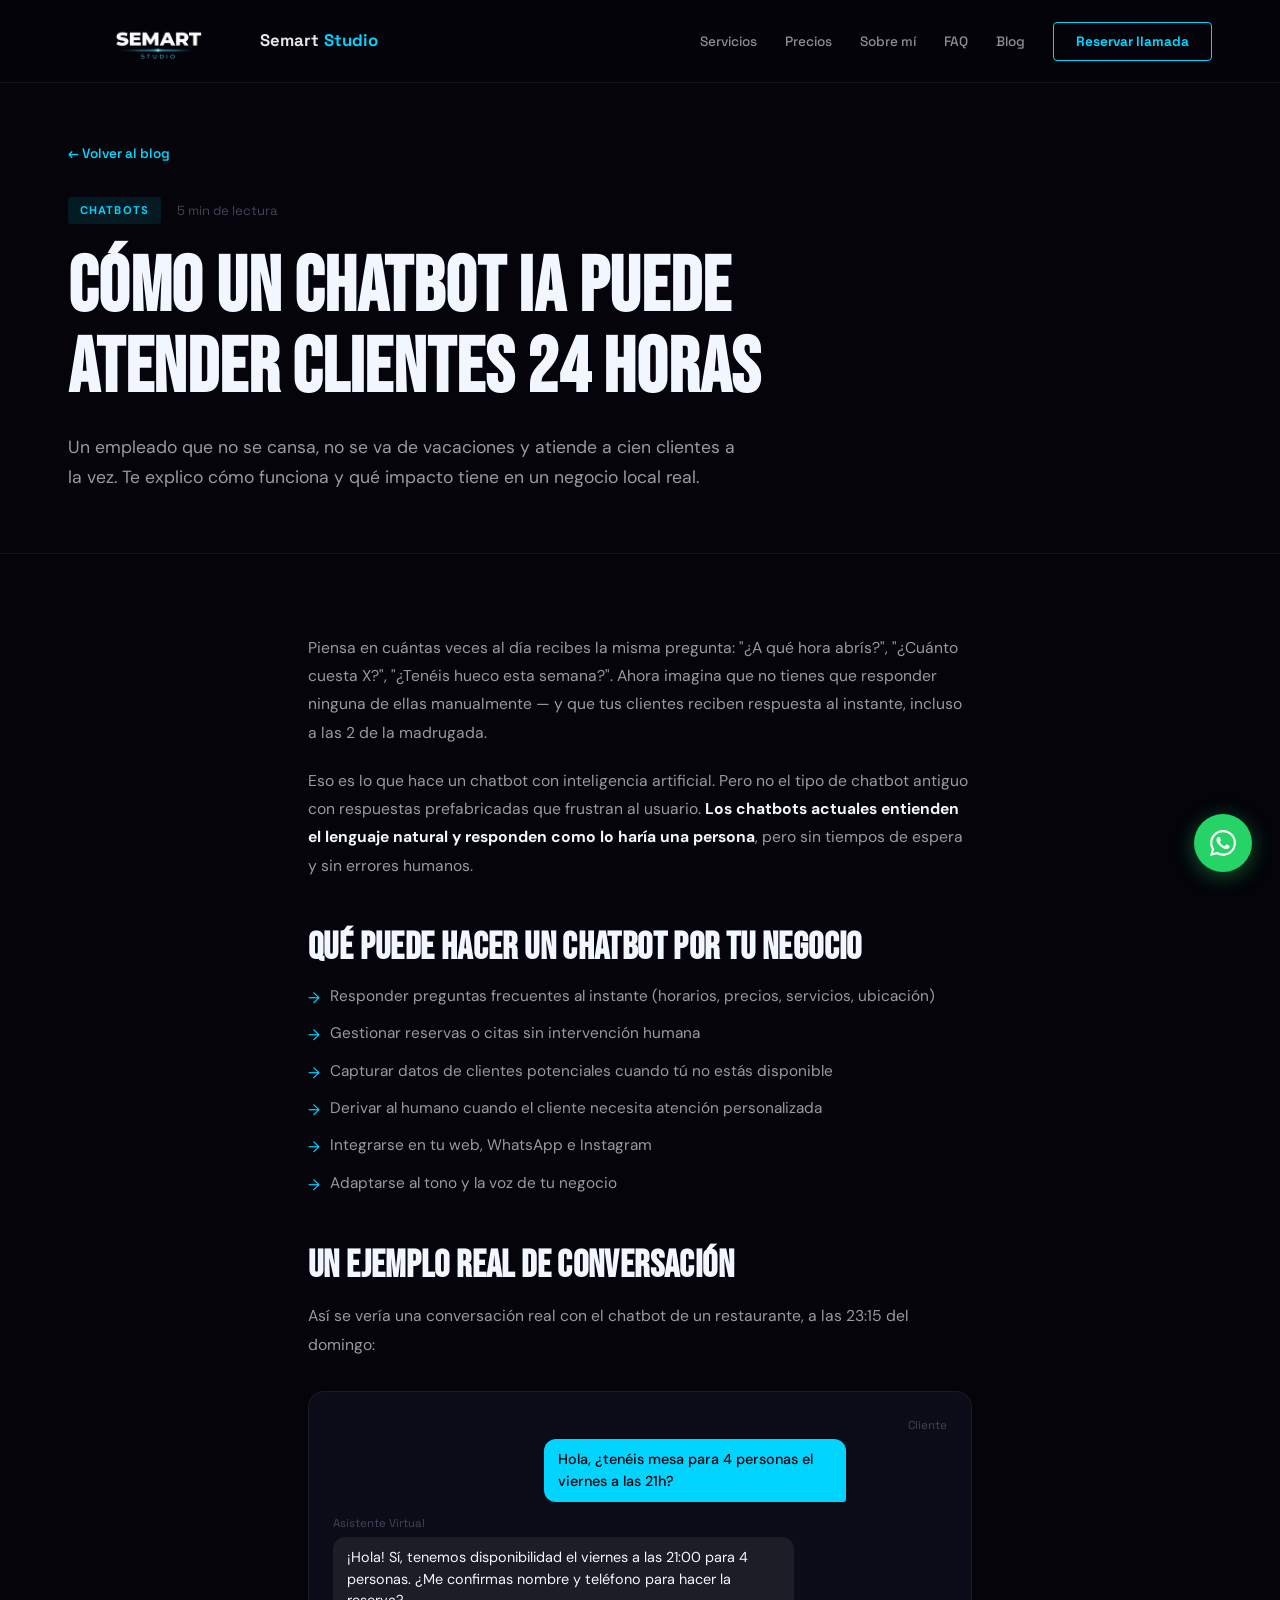
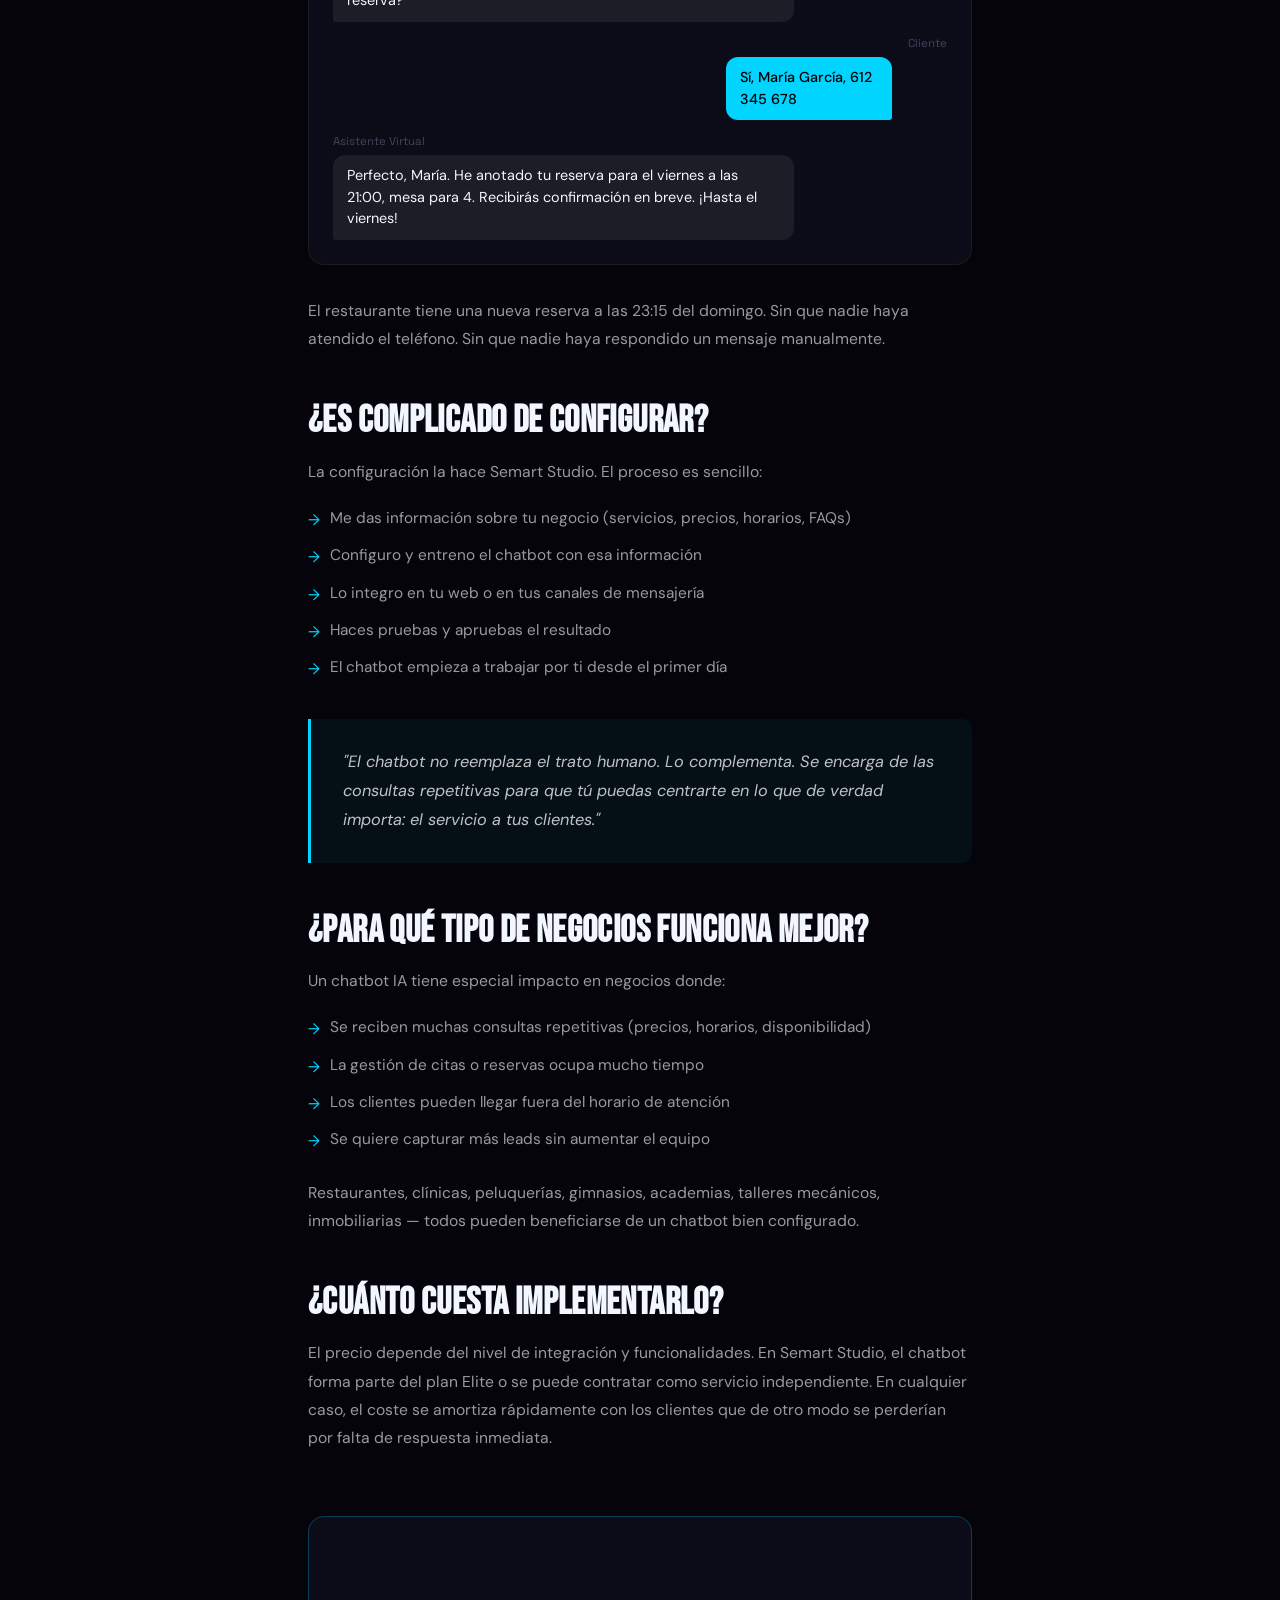
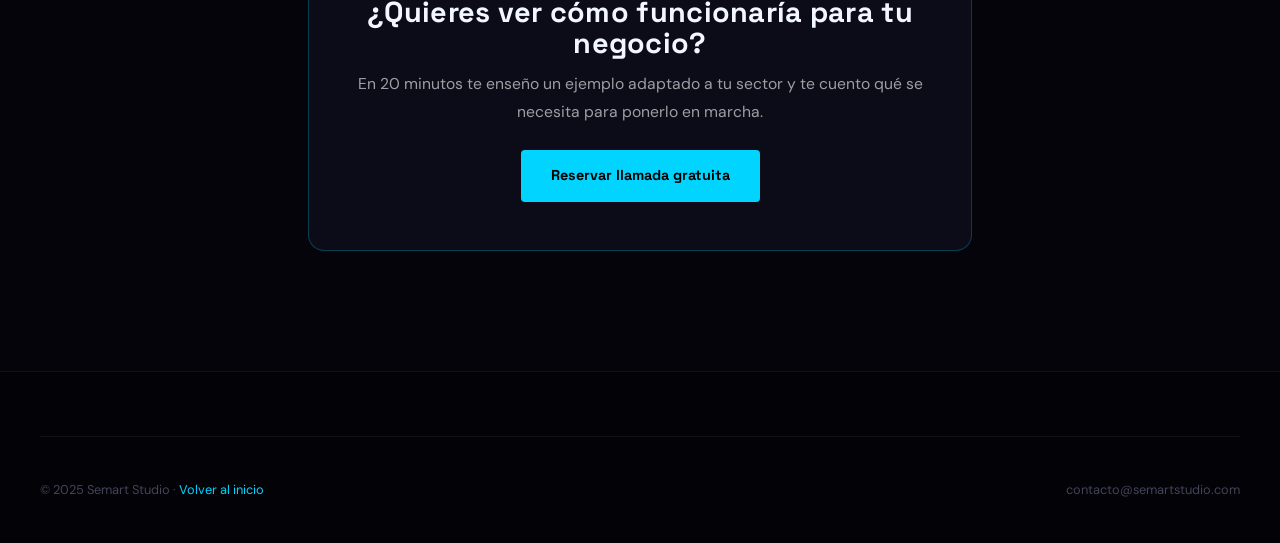
<file: blog/chatbot-ia-24h.html>
<!DOCTYPE html>
<html lang="es">
<head>
  <meta charset="UTF-8" />
  <meta name="viewport" content="width=device-width, initial-scale=1.0" />
  <title>Cómo un Chatbot IA Puede Atender Clientes 24 Horas | Semart Studio</title>
  <meta name="description" content="Un empleado virtual que no se cansa, no se va de vacaciones y atiende a 100 clientes a la vez. Descubre cómo funciona un chatbot IA para negocios locales." />
  <link rel="canonical" href="https://semartstudio.com/blog/chatbot-ia-24h.html" />
  <meta property="og:title" content="Cómo un Chatbot IA Puede Atender Clientes 24 Horas" />
  <meta property="og:description" content="Descubre cómo un chatbot con IA puede transformar la atención al cliente de tu negocio local." />
  <meta property="og:type" content="article" />
  <link rel="icon" type="image/svg+xml" href="data:image/svg+xml,%3Csvg xmlns='http://www.w3.org/2000/svg' viewBox='0 0 32 32'%3E%3Crect width='32' height='32' rx='7' fill='%2304040A'/%3E%3Ctext x='16' y='23' font-family='Arial Black,sans-serif' font-weight='900' font-size='20' fill='%2300D4FF' text-anchor='middle'%3ES%3C/text%3E%3C/svg%3E" />
  <link rel="preconnect" href="https://fonts.googleapis.com" />
  <link rel="preconnect" href="https://fonts.gstatic.com" crossorigin />
  <link href="https://fonts.googleapis.com/css2?family=Bebas+Neue&family=DM+Sans:opsz,wght@9..40,400;9..40,500;9..40,600&family=Space+Grotesk:wght@400;600;700&display=swap" rel="stylesheet" />
  <link rel="stylesheet" href="../styles.css" />
  <style>
    .blog-post-hero { padding: 140px 0 60px; border-bottom: 1px solid var(--border); }
    .blog-back { display: inline-flex; align-items: center; gap: 8px; color: var(--cyan); font-family: 'Space Grotesk', sans-serif; font-size: 0.85rem; font-weight: 600; margin-bottom: 32px; transition: gap 0.3s; }
    .blog-back:hover { gap: 14px; }
    .blog-post-meta { display: flex; align-items: center; gap: 16px; margin-bottom: 24px; }
    .blog-post-cat { padding: 4px 12px; background: rgba(0,212,255,0.1); color: var(--cyan); border-radius: 3px; font-size: 0.7rem; font-weight: 700; letter-spacing: 0.1em; text-transform: uppercase; }
    .blog-post-time { font-size: 0.82rem; color: var(--dim); font-family: 'Space Grotesk', sans-serif; }
    .blog-post-title { font-family: 'Bebas Neue', sans-serif; font-size: clamp(2.8rem, 6vw, 5rem); color: var(--white); line-height: 1.05; margin-bottom: 24px; }
    .blog-post-lead { font-size: 1.1rem; color: rgba(255,255,255,0.6); max-width: 680px; line-height: 1.7; }
    .blog-post-body { padding: 80px 0 120px; }
    .blog-post-content { max-width: 720px; }
    .blog-post-content h2 { font-size: clamp(1.8rem, 3vw, 2.6rem); color: var(--white); margin: 48px 0 16px; }
    .blog-post-content h3 { font-family: 'Space Grotesk', sans-serif; font-size: 1.1rem; font-weight: 700; color: var(--white); margin: 32px 0 12px; }
    .blog-post-content p { font-size: 0.98rem; line-height: 1.8; margin-bottom: 20px; color: rgba(255,255,255,0.6); }
    .blog-post-content strong { color: var(--white); }
    .blog-post-content ul { list-style: none; display: flex; flex-direction: column; gap: 10px; margin-bottom: 24px; }
    .blog-post-content ul li { font-size: 0.96rem; color: rgba(255,255,255,0.6); display: flex; align-items: flex-start; gap: 10px; }
    .blog-post-content ul li::before { content: '→'; color: var(--cyan); flex-shrink: 0; margin-top: 2px; }
    .blog-highlight { padding: 28px 32px; background: rgba(0,212,255,0.05); border-left: 3px solid var(--cyan); border-radius: 0 var(--radius-sm) var(--radius-sm) 0; margin: 36px 0; }
    .blog-highlight p { margin: 0; font-size: 1.02rem; color: rgba(255,255,255,0.75) !important; font-style: italic; }
    .blog-cta-box { margin-top: 64px; padding: 48px; background: var(--card); border: 1px solid var(--border-h); border-radius: var(--radius); text-align: center; }
    .blog-cta-box h3 { font-size: 1.8rem; color: var(--white); margin-bottom: 12px; }
    .blog-cta-box p { margin-bottom: 24px; }
    .chat-example { background: var(--card); border: 1px solid var(--border); border-radius: var(--radius); padding: 24px; margin: 32px 0; display: flex; flex-direction: column; gap: 12px; }
    .chat-example-msg { display: flex; }
    .chat-example-msg.client { justify-content: flex-end; }
    .chat-example-msg .bubble { max-width: 75%; padding: 10px 14px; border-radius: 12px; font-size: 0.9rem; line-height: 1.5; font-family: 'DM Sans', sans-serif; }
    .chat-example-msg.client .bubble { background: var(--cyan); color: #000; font-weight: 500; border-bottom-right-radius: 3px; }
    .chat-example-msg.bot .bubble { background: rgba(255,255,255,0.07); color: var(--white); border-bottom-left-radius: 3px; }
    .chat-label { font-size: 0.72rem; font-family: 'Space Grotesk', sans-serif; color: var(--dim); margin-bottom: 4px; }
  </style>
</head>
<body>
  <nav class="navbar scrolled" id="navbar">
    <div class="container nav-inner">
      <a href="../index.html" class="logo-link">
        <img src="../img/logo-transparent.png" alt="Semart Studio" class="nav-logo" width="46" height="46" />
        <span class="nav-logo-label" style="opacity:1;transform:none;">Semart <em>Studio</em></span>
      </a>
      <ul class="nav-links" id="navLinks">
        <li><a href="../index.html#servicios" class="nav-link">Servicios</a></li>
        <li><a href="../index.html#precios" class="nav-link">Precios</a></li>
        <li><a href="../index.html#sobre-mi" class="nav-link">Sobre mí</a></li>
        <li><a href="../index.html#faq" class="nav-link">FAQ</a></li>
        <li><a href="../index.html#blog" class="nav-link">Blog</a></li>
        <li><a href="https://calendly.com/semartstudio/diagnostico-negocio" class="nav-cta" target="_blank" rel="noopener noreferrer">Reservar llamada</a></li>
      </ul>
      <button class="hamburger" id="hamburger" aria-label="Abrir menú"><span></span><span></span><span></span></button>
    </div>
  </nav>

  <article>
    <header class="blog-post-hero">
      <div class="container">
        <a href="../index.html#blog" class="blog-back">← Volver al blog</a>
        <div class="blog-post-meta">
          <span class="blog-post-cat">Chatbots</span>
          <span class="blog-post-time">5 min de lectura</span>
        </div>
        <h1 class="blog-post-title">Cómo un chatbot IA puede<br/>atender clientes 24 horas</h1>
        <p class="blog-post-lead">Un empleado que no se cansa, no se va de vacaciones y atiende a cien clientes a la vez. Te explico cómo funciona y qué impacto tiene en un negocio local real.</p>
      </div>
    </header>

    <div class="blog-post-body">
      <div class="container blog-post-content">

        <p>Piensa en cuántas veces al día recibes la misma pregunta: "¿A qué hora abrís?", "¿Cuánto cuesta X?", "¿Tenéis hueco esta semana?". Ahora imagina que no tienes que responder ninguna de ellas manualmente — y que tus clientes reciben respuesta al instante, incluso a las 2 de la madrugada.</p>

        <p>Eso es lo que hace un chatbot con inteligencia artificial. Pero no el tipo de chatbot antiguo con respuestas prefabricadas que frustran al usuario. <strong>Los chatbots actuales entienden el lenguaje natural y responden como lo haría una persona</strong>, pero sin tiempos de espera y sin errores humanos.</p>

        <h2>Qué puede hacer un chatbot por tu negocio</h2>

        <ul>
          <li>Responder preguntas frecuentes al instante (horarios, precios, servicios, ubicación)</li>
          <li>Gestionar reservas o citas sin intervención humana</li>
          <li>Capturar datos de clientes potenciales cuando tú no estás disponible</li>
          <li>Derivar al humano cuando el cliente necesita atención personalizada</li>
          <li>Integrarse en tu web, WhatsApp e Instagram</li>
          <li>Adaptarse al tono y la voz de tu negocio</li>
        </ul>

        <h2>Un ejemplo real de conversación</h2>
        <p>Así se vería una conversación real con el chatbot de un restaurante, a las 23:15 del domingo:</p>

        <div class="chat-example">
          <div class="chat-example-msg client">
            <div>
              <div class="chat-label" style="text-align:right;">Cliente</div>
              <div class="bubble">Hola, ¿tenéis mesa para 4 personas el viernes a las 21h?</div>
            </div>
          </div>
          <div class="chat-example-msg bot">
            <div>
              <div class="chat-label">Asistente Virtual</div>
              <div class="bubble">¡Hola! Sí, tenemos disponibilidad el viernes a las 21:00 para 4 personas. ¿Me confirmas nombre y teléfono para hacer la reserva?</div>
            </div>
          </div>
          <div class="chat-example-msg client">
            <div>
              <div class="chat-label" style="text-align:right;">Cliente</div>
              <div class="bubble">Sí, María García, 612 345 678</div>
            </div>
          </div>
          <div class="chat-example-msg bot">
            <div>
              <div class="chat-label">Asistente Virtual</div>
              <div class="bubble">Perfecto, María. He anotado tu reserva para el viernes a las 21:00, mesa para 4. Recibirás confirmación en breve. ¡Hasta el viernes!</div>
            </div>
          </div>
        </div>

        <p>El restaurante tiene una nueva reserva a las 23:15 del domingo. Sin que nadie haya atendido el teléfono. Sin que nadie haya respondido un mensaje manualmente.</p>

        <h2>¿Es complicado de configurar?</h2>

        <p>La configuración la hace Semart Studio. El proceso es sencillo:</p>

        <ul>
          <li>Me das información sobre tu negocio (servicios, precios, horarios, FAQs)</li>
          <li>Configuro y entreno el chatbot con esa información</li>
          <li>Lo integro en tu web o en tus canales de mensajería</li>
          <li>Haces pruebas y apruebas el resultado</li>
          <li>El chatbot empieza a trabajar por ti desde el primer día</li>
        </ul>

        <div class="blog-highlight">
          <p>"El chatbot no reemplaza el trato humano. Lo complementa. Se encarga de las consultas repetitivas para que tú puedas centrarte en lo que de verdad importa: el servicio a tus clientes."</p>
        </div>

        <h2>¿Para qué tipo de negocios funciona mejor?</h2>

        <p>Un chatbot IA tiene especial impacto en negocios donde:</p>
        <ul>
          <li>Se reciben muchas consultas repetitivas (precios, horarios, disponibilidad)</li>
          <li>La gestión de citas o reservas ocupa mucho tiempo</li>
          <li>Los clientes pueden llegar fuera del horario de atención</li>
          <li>Se quiere capturar más leads sin aumentar el equipo</li>
        </ul>

        <p>Restaurantes, clínicas, peluquerías, gimnasios, academias, talleres mecánicos, inmobiliarias — todos pueden beneficiarse de un chatbot bien configurado.</p>

        <h2>¿Cuánto cuesta implementarlo?</h2>

        <p>El precio depende del nivel de integración y funcionalidades. En Semart Studio, el chatbot forma parte del plan Elite o se puede contratar como servicio independiente. En cualquier caso, el coste se amortiza rápidamente con los clientes que de otro modo se perderían por falta de respuesta inmediata.</p>

        <div class="blog-cta-box">
          <h3>¿Quieres ver cómo funcionaría para tu negocio?</h3>
          <p>En 20 minutos te enseño un ejemplo adaptado a tu sector y te cuento qué se necesita para ponerlo en marcha.</p>
          <a href="https://calendly.com/semartstudio/diagnostico-negocio" class="btn-primary" target="_blank" rel="noopener noreferrer">Reservar llamada gratuita</a>
        </div>

      </div>
    </div>
  </article>

  <footer class="footer">
    <div class="container footer-bottom">
      <div class="footer-bottom-inner" style="padding: 24px 0;">
        <p>© 2025 Semart Studio · <a href="../index.html" style="color:var(--cyan);">Volver al inicio</a></p>
        <p style="font-size:0.8rem; color:var(--dim);">contacto@semartstudio.com</p>
      </div>
    </div>
  </footer>

  <a href="https://wa.me/34694288376?text=Hola%20Sergio%2C%20me%20interesa%20saber%20m%C3%A1s" class="wa-float" target="_blank" rel="noopener noreferrer" aria-label="WhatsApp">
    <svg xmlns="http://www.w3.org/2000/svg" width="26" height="26" viewBox="0 0 24 24" fill="white"><path d="M17.472 14.382c-.297-.149-1.758-.867-2.03-.967-.273-.099-.471-.148-.67.15-.197.297-.767.966-.94 1.164-.173.199-.347.223-.644.075-.297-.15-1.255-.463-2.39-1.475-.883-.788-1.48-1.761-1.653-2.059-.173-.297-.018-.458.13-.606.134-.133.298-.347.446-.52.149-.174.198-.298.298-.497.099-.198.05-.371-.025-.52-.075-.149-.669-1.612-.916-2.207-.242-.579-.487-.5-.669-.51-.173-.008-.371-.01-.57-.01-.198 0-.52.074-.792.372-.272.297-1.04 1.016-1.04 2.479 0 1.462 1.065 2.875 1.213 3.074.149.198 2.096 3.2 5.077 4.487.709.306 1.262.489 1.694.625.712.227 1.36.195 1.871.118.571-.085 1.758-.719 2.006-1.413.248-.694.248-1.289.173-1.413-.074-.124-.272-.198-.57-.347m-5.421 7.403h-.004a9.87 9.87 0 01-5.031-1.378l-.361-.214-3.741.982.998-3.648-.235-.374a9.86 9.86 0 01-1.51-5.26c.001-5.45 4.436-9.884 9.888-9.884 2.64 0 5.122 1.03 6.988 2.898a9.825 9.825 0 012.893 6.994c-.003 5.45-4.437 9.884-9.885 9.884m8.413-18.297A11.815 11.815 0 0012.05 0C5.495 0 .16 5.335.157 11.892c0 2.096.547 4.142 1.588 5.945L.057 24l6.305-1.654a11.882 11.882 0 005.683 1.448h.005c6.554 0 11.89-5.335 11.893-11.893a11.821 11.821 0 00-3.48-8.413z"/></svg>
    <span class="wa-tooltip">¡Escríbeme!</span>
  </a>
  <script>
    (function() {
      var isMobile = /Mobi|Android|iPhone|iPad|iPod/i.test(navigator.userAgent);
      if (!isMobile) return;
      document.querySelectorAll('a[href*="wa.me"]').forEach(function(link) {
        link.removeAttribute('target');
        link.setAttribute('rel', 'noopener noreferrer');
      });
    })();
  </script>
</body>
</html>
</file>
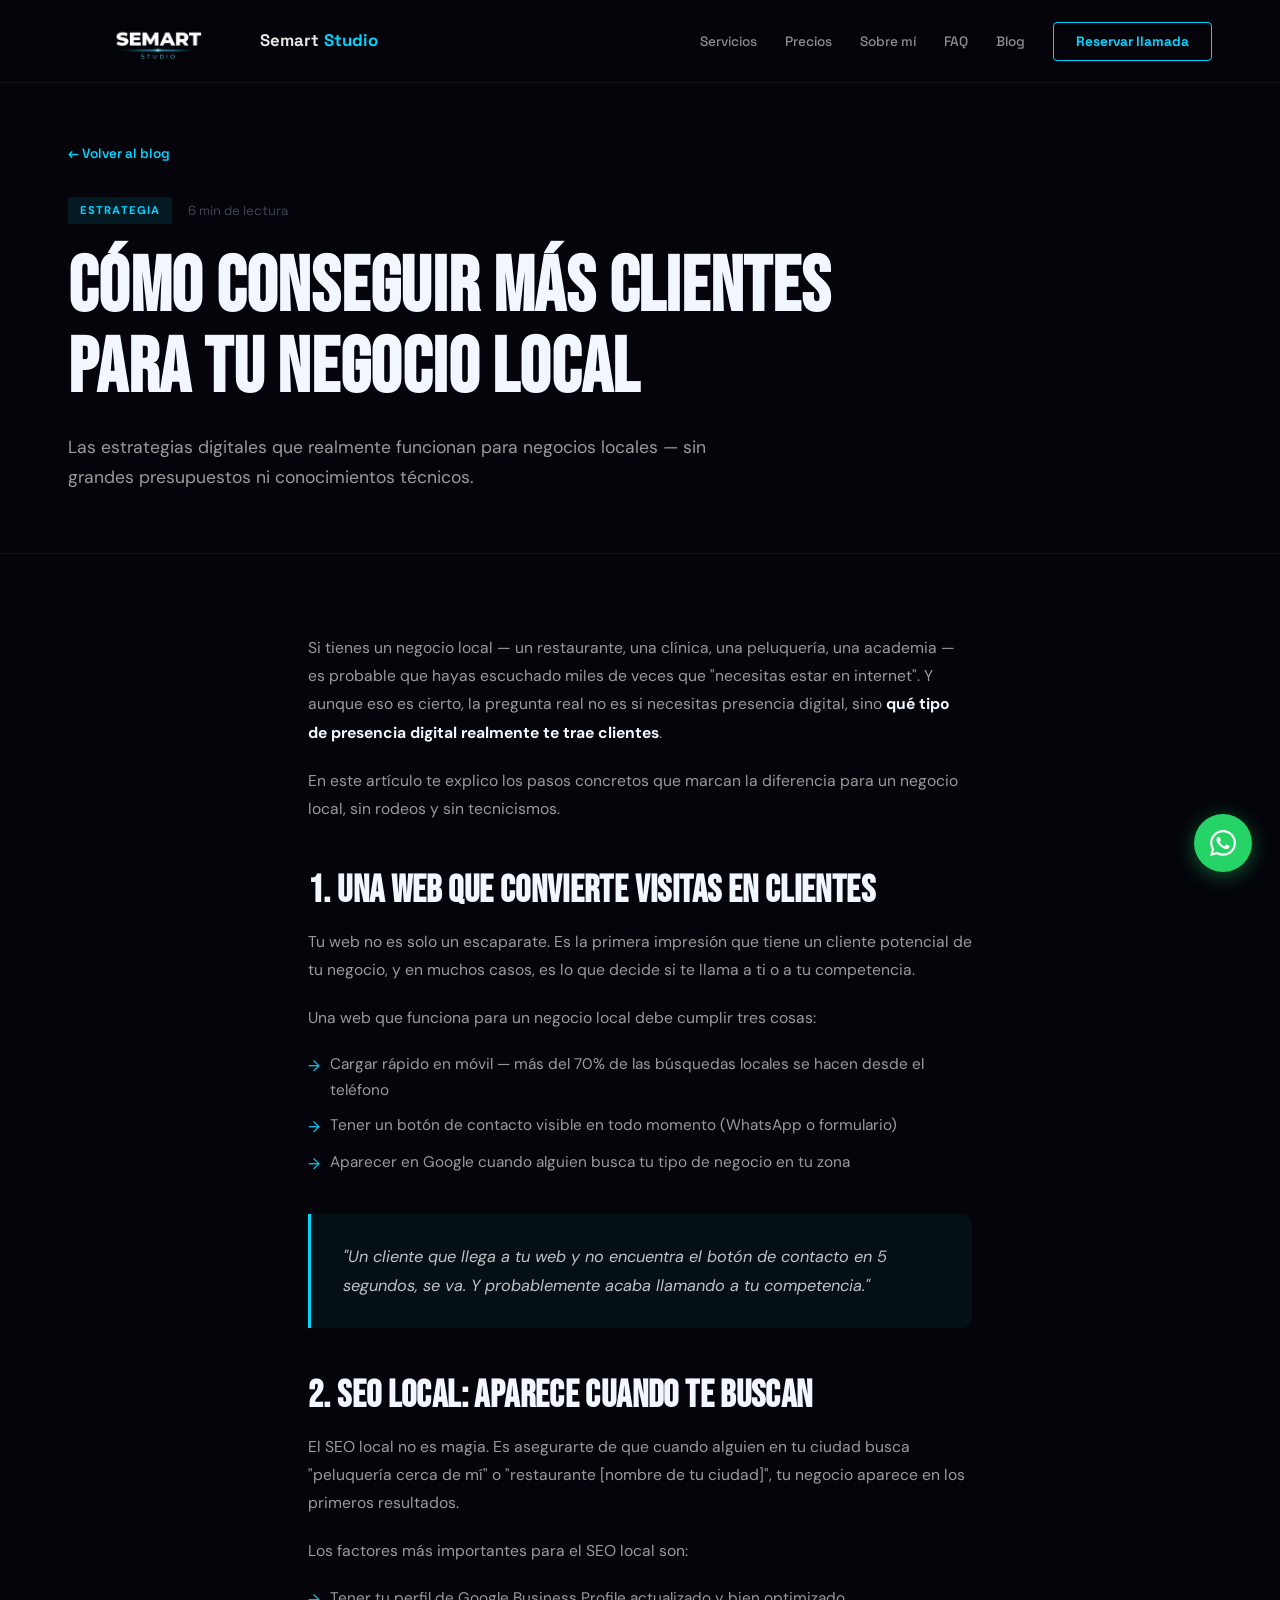
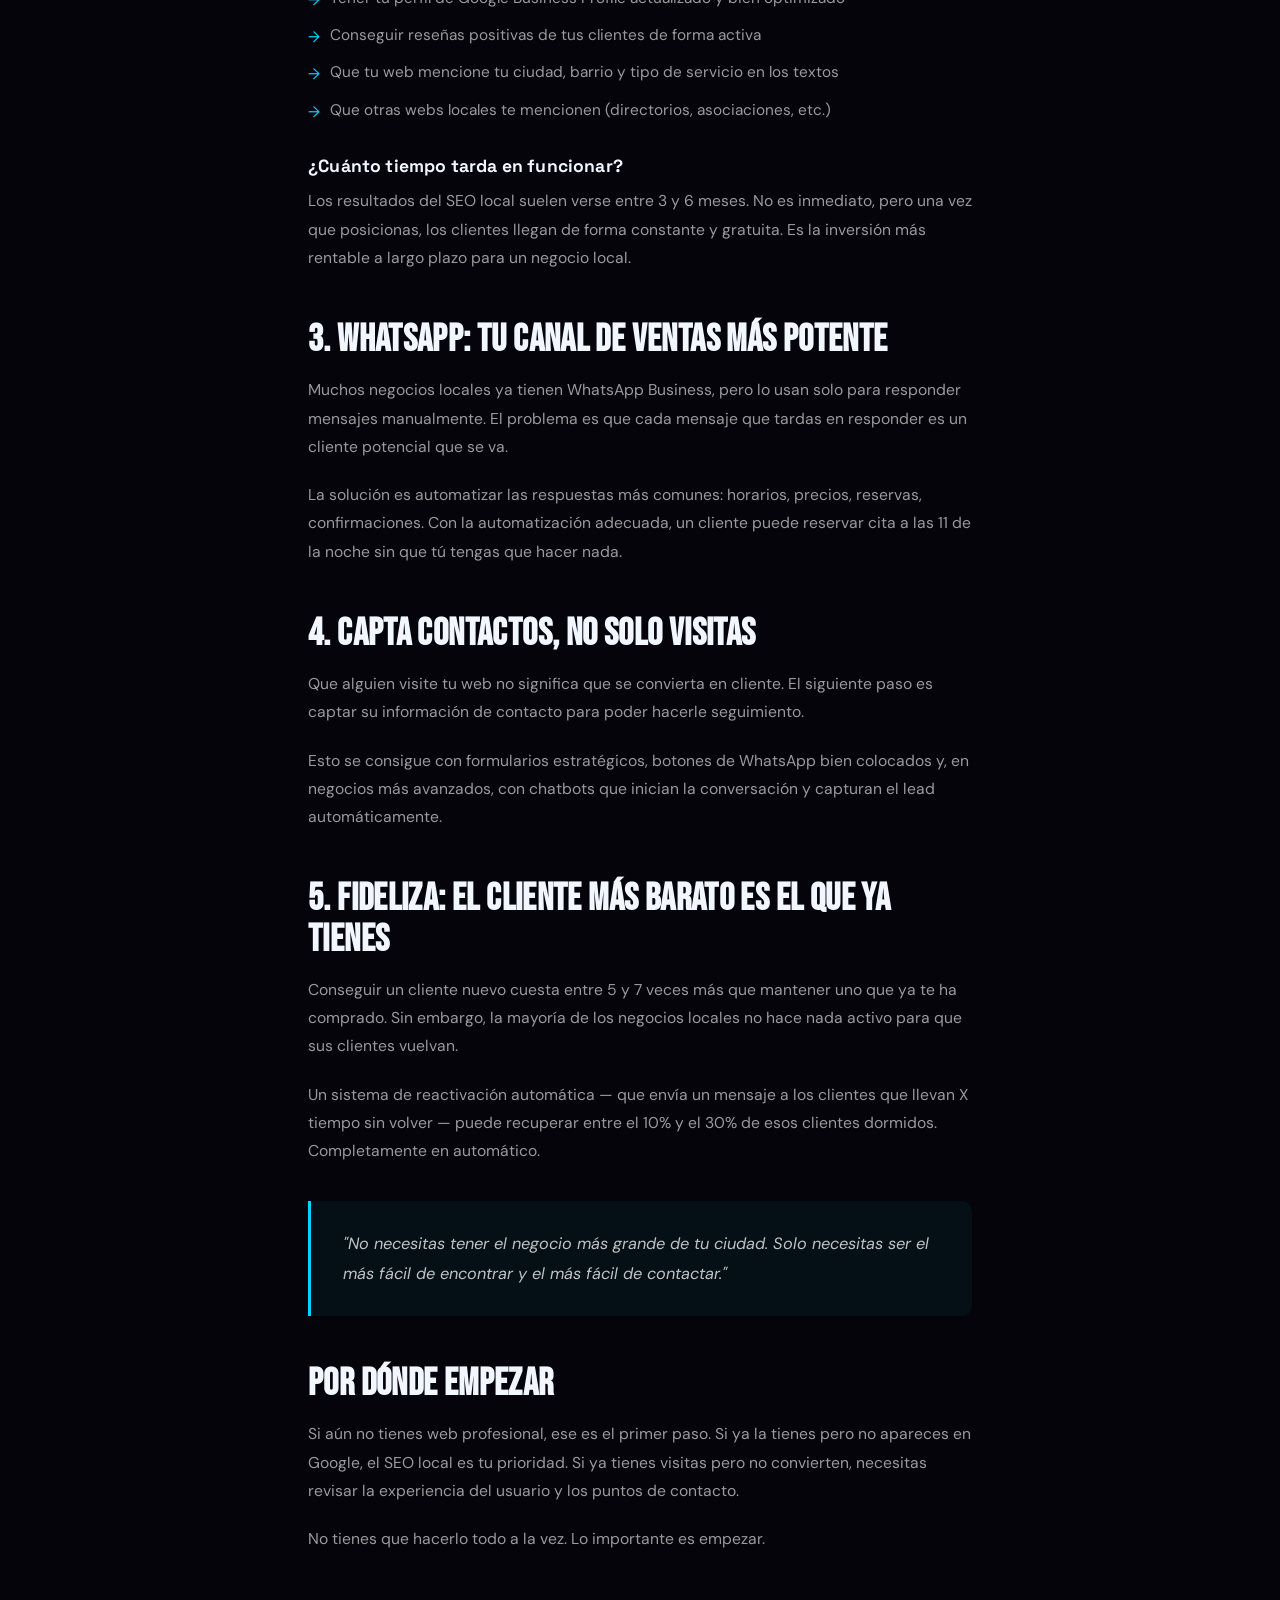
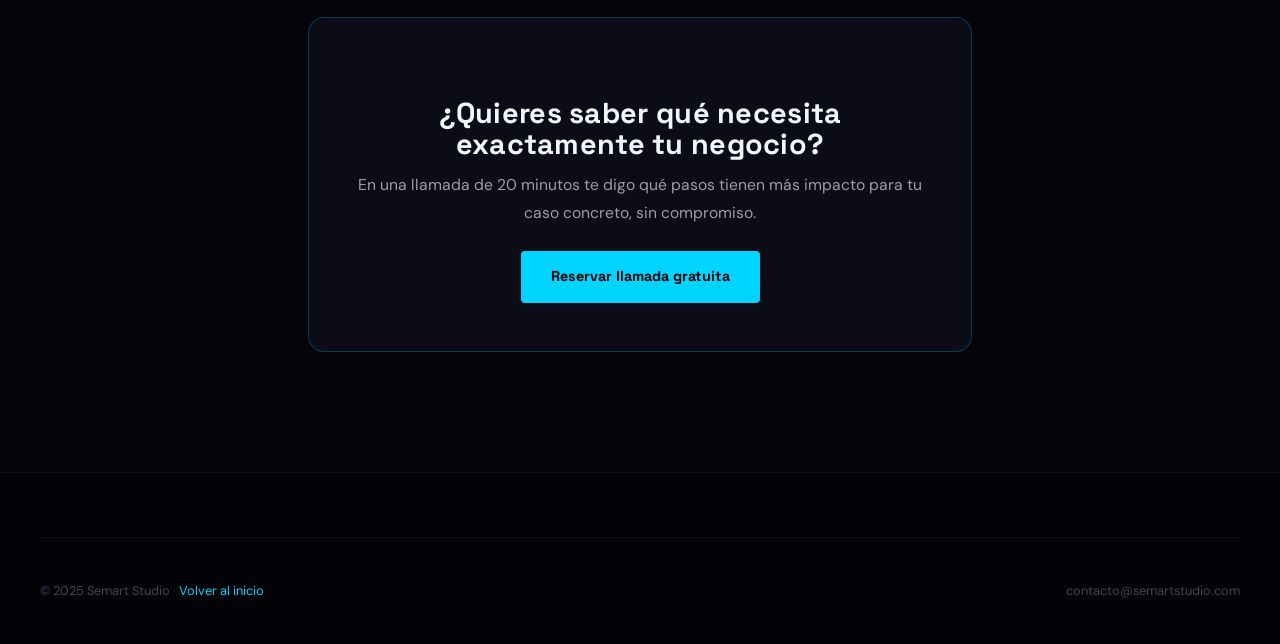
<file: blog/clientes-negocio-local.html>
<!DOCTYPE html>
<html lang="es">
<head>
  <meta charset="UTF-8" />
  <meta name="viewport" content="width=device-width, initial-scale=1.0" />
  <title>Cómo Conseguir Más Clientes para tu Negocio Local | Semart Studio</title>
  <meta name="description" content="Estrategias digitales que realmente funcionan para negocios locales: web profesional, SEO local, WhatsApp y automatización. Sin tecnicismos." />
  <link rel="canonical" href="https://semartstudio.com/blog/clientes-negocio-local.html" />
  <meta property="og:title" content="Cómo Conseguir Más Clientes para tu Negocio Local" />
  <meta property="og:description" content="Las estrategias digitales que realmente funcionan para negocios locales." />
  <meta property="og:type" content="article" />
  <link rel="icon" type="image/svg+xml" href="data:image/svg+xml,%3Csvg xmlns='http://www.w3.org/2000/svg' viewBox='0 0 32 32'%3E%3Crect width='32' height='32' rx='7' fill='%2304040A'/%3E%3Ctext x='16' y='23' font-family='Arial Black,sans-serif' font-weight='900' font-size='20' fill='%2300D4FF' text-anchor='middle'%3ES%3C/text%3E%3C/svg%3E" />
  <link rel="preconnect" href="https://fonts.googleapis.com" />
  <link rel="preconnect" href="https://fonts.gstatic.com" crossorigin />
  <link href="https://fonts.googleapis.com/css2?family=Bebas+Neue&family=DM+Sans:opsz,wght@9..40,400;9..40,500;9..40,600&family=Space+Grotesk:wght@400;600;700&display=swap" rel="stylesheet" />
  <link rel="stylesheet" href="../styles.css" />
  <style>
    .blog-post-hero { padding: 140px 0 60px; border-bottom: 1px solid var(--border); }
    .blog-back { display: inline-flex; align-items: center; gap: 8px; color: var(--cyan); font-family: 'Space Grotesk', sans-serif; font-size: 0.85rem; font-weight: 600; margin-bottom: 32px; transition: gap 0.3s; }
    .blog-back:hover { gap: 14px; }
    .blog-post-meta { display: flex; align-items: center; gap: 16px; margin-bottom: 24px; }
    .blog-post-cat { padding: 4px 12px; background: rgba(0,212,255,0.1); color: var(--cyan); border-radius: 3px; font-size: 0.7rem; font-weight: 700; letter-spacing: 0.1em; text-transform: uppercase; }
    .blog-post-time { font-size: 0.82rem; color: var(--dim); font-family: 'Space Grotesk', sans-serif; }
    .blog-post-title { font-family: 'Bebas Neue', sans-serif; font-size: clamp(2.8rem, 6vw, 5rem); color: var(--white); line-height: 1.05; margin-bottom: 24px; }
    .blog-post-lead { font-size: 1.1rem; color: rgba(255,255,255,0.6); max-width: 680px; line-height: 1.7; }
    .blog-post-body { padding: 80px 0 120px; }
    .blog-post-content { max-width: 720px; }
    .blog-post-content h2 { font-size: clamp(1.8rem, 3vw, 2.6rem); color: var(--white); margin: 48px 0 16px; }
    .blog-post-content h3 { font-family: 'Space Grotesk', sans-serif; font-size: 1.1rem; font-weight: 700; color: var(--white); margin: 32px 0 12px; }
    .blog-post-content p { font-size: 0.98rem; line-height: 1.8; margin-bottom: 20px; color: rgba(255,255,255,0.6); }
    .blog-post-content strong { color: var(--white); }
    .blog-post-content ul { list-style: none; display: flex; flex-direction: column; gap: 10px; margin-bottom: 24px; }
    .blog-post-content ul li { font-size: 0.96rem; color: rgba(255,255,255,0.6); display: flex; align-items: flex-start; gap: 10px; }
    .blog-post-content ul li::before { content: '→'; color: var(--cyan); flex-shrink: 0; margin-top: 2px; }
    .blog-highlight { padding: 28px 32px; background: rgba(0,212,255,0.05); border-left: 3px solid var(--cyan); border-radius: 0 var(--radius-sm) var(--radius-sm) 0; margin: 36px 0; }
    .blog-highlight p { margin: 0; font-size: 1.02rem; color: rgba(255,255,255,0.75) !important; font-style: italic; }
    .blog-cta-box { margin-top: 64px; padding: 48px; background: var(--card); border: 1px solid var(--border-h); border-radius: var(--radius); text-align: center; }
    .blog-cta-box h3 { font-size: 1.8rem; color: var(--white); margin-bottom: 12px; }
    .blog-cta-box p { margin-bottom: 24px; }
  </style>
</head>
<body>
  <nav class="navbar scrolled" id="navbar">
    <div class="container nav-inner">
      <a href="../index.html" class="logo-link">
        <img src="../img/logo-transparent.png" alt="Semart Studio" class="nav-logo" width="46" height="46" />
        <span class="nav-logo-label" style="opacity:1;transform:none;">Semart <em>Studio</em></span>
      </a>
      <ul class="nav-links" id="navLinks">
        <li><a href="../index.html#servicios" class="nav-link">Servicios</a></li>
        <li><a href="../index.html#precios" class="nav-link">Precios</a></li>
        <li><a href="../index.html#sobre-mi" class="nav-link">Sobre mí</a></li>
        <li><a href="../index.html#faq" class="nav-link">FAQ</a></li>
        <li><a href="../index.html#blog" class="nav-link">Blog</a></li>
        <li><a href="https://calendly.com/semartstudio/diagnostico-negocio" class="nav-cta" target="_blank" rel="noopener noreferrer">Reservar llamada</a></li>
      </ul>
      <button class="hamburger" id="hamburger" aria-label="Abrir menú"><span></span><span></span><span></span></button>
    </div>
  </nav>

  <article>
    <header class="blog-post-hero">
      <div class="container">
        <a href="../index.html#blog" class="blog-back">← Volver al blog</a>
        <div class="blog-post-meta">
          <span class="blog-post-cat">Estrategia</span>
          <span class="blog-post-time">6 min de lectura</span>
        </div>
        <h1 class="blog-post-title">Cómo conseguir más clientes<br/>para tu negocio local</h1>
        <p class="blog-post-lead">Las estrategias digitales que realmente funcionan para negocios locales — sin grandes presupuestos ni conocimientos técnicos.</p>
      </div>
    </header>

    <div class="blog-post-body">
      <div class="container blog-post-content">

        <p>Si tienes un negocio local — un restaurante, una clínica, una peluquería, una academia — es probable que hayas escuchado miles de veces que "necesitas estar en internet". Y aunque eso es cierto, la pregunta real no es si necesitas presencia digital, sino <strong>qué tipo de presencia digital realmente te trae clientes</strong>.</p>

        <p>En este artículo te explico los pasos concretos que marcan la diferencia para un negocio local, sin rodeos y sin tecnicismos.</p>

        <h2>1. Una web que convierte visitas en clientes</h2>

        <p>Tu web no es solo un escaparate. Es la primera impresión que tiene un cliente potencial de tu negocio, y en muchos casos, es lo que decide si te llama a ti o a tu competencia.</p>

        <p>Una web que funciona para un negocio local debe cumplir tres cosas:</p>
        <ul>
          <li>Cargar rápido en móvil — más del 70% de las búsquedas locales se hacen desde el teléfono</li>
          <li>Tener un botón de contacto visible en todo momento (WhatsApp o formulario)</li>
          <li>Aparecer en Google cuando alguien busca tu tipo de negocio en tu zona</li>
        </ul>

        <div class="blog-highlight">
          <p>"Un cliente que llega a tu web y no encuentra el botón de contacto en 5 segundos, se va. Y probablemente acaba llamando a tu competencia."</p>
        </div>

        <h2>2. SEO local: aparece cuando te buscan</h2>

        <p>El SEO local no es magia. Es asegurarte de que cuando alguien en tu ciudad busca "peluquería cerca de mí" o "restaurante [nombre de tu ciudad]", tu negocio aparece en los primeros resultados.</p>

        <p>Los factores más importantes para el SEO local son:</p>
        <ul>
          <li>Tener tu perfil de Google Business Profile actualizado y bien optimizado</li>
          <li>Conseguir reseñas positivas de tus clientes de forma activa</li>
          <li>Que tu web mencione tu ciudad, barrio y tipo de servicio en los textos</li>
          <li>Que otras webs locales te mencionen (directorios, asociaciones, etc.)</li>
        </ul>

        <h3>¿Cuánto tiempo tarda en funcionar?</h3>
        <p>Los resultados del SEO local suelen verse entre 3 y 6 meses. No es inmediato, pero una vez que posicionas, los clientes llegan de forma constante y gratuita. Es la inversión más rentable a largo plazo para un negocio local.</p>

        <h2>3. WhatsApp: tu canal de ventas más potente</h2>

        <p>Muchos negocios locales ya tienen WhatsApp Business, pero lo usan solo para responder mensajes manualmente. El problema es que cada mensaje que tardas en responder es un cliente potencial que se va.</p>

        <p>La solución es automatizar las respuestas más comunes: horarios, precios, reservas, confirmaciones. Con la automatización adecuada, un cliente puede reservar cita a las 11 de la noche sin que tú tengas que hacer nada.</p>

        <h2>4. Capta contactos, no solo visitas</h2>

        <p>Que alguien visite tu web no significa que se convierta en cliente. El siguiente paso es captar su información de contacto para poder hacerle seguimiento.</p>

        <p>Esto se consigue con formularios estratégicos, botones de WhatsApp bien colocados y, en negocios más avanzados, con chatbots que inician la conversación y capturan el lead automáticamente.</p>

        <h2>5. Fideliza: el cliente más barato es el que ya tienes</h2>

        <p>Conseguir un cliente nuevo cuesta entre 5 y 7 veces más que mantener uno que ya te ha comprado. Sin embargo, la mayoría de los negocios locales no hace nada activo para que sus clientes vuelvan.</p>

        <p>Un sistema de reactivación automática — que envía un mensaje a los clientes que llevan X tiempo sin volver — puede recuperar entre el 10% y el 30% de esos clientes dormidos. Completamente en automático.</p>

        <div class="blog-highlight">
          <p>"No necesitas tener el negocio más grande de tu ciudad. Solo necesitas ser el más fácil de encontrar y el más fácil de contactar."</p>
        </div>

        <h2>Por dónde empezar</h2>

        <p>Si aún no tienes web profesional, ese es el primer paso. Si ya la tienes pero no apareces en Google, el SEO local es tu prioridad. Si ya tienes visitas pero no convierten, necesitas revisar la experiencia del usuario y los puntos de contacto.</p>

        <p>No tienes que hacerlo todo a la vez. Lo importante es empezar.</p>

        <div class="blog-cta-box">
          <h3>¿Quieres saber qué necesita exactamente tu negocio?</h3>
          <p>En una llamada de 20 minutos te digo qué pasos tienen más impacto para tu caso concreto, sin compromiso.</p>
          <a href="https://calendly.com/semartstudio/diagnostico-negocio" class="btn-primary" target="_blank" rel="noopener noreferrer">Reservar llamada gratuita</a>
        </div>

      </div>
    </div>
  </article>

  <footer class="footer">
    <div class="container footer-bottom">
      <div class="footer-bottom-inner" style="padding: 24px 0;">
        <p>© 2025 Semart Studio · <a href="../index.html" style="color:var(--cyan);">Volver al inicio</a></p>
        <p style="font-size:0.8rem; color:var(--dim);">contacto@semartstudio.com</p>
      </div>
    </div>
  </footer>

  <a href="https://wa.me/34694288376?text=Hola%20Sergio%2C%20me%20interesa%20saber%20m%C3%A1s" class="wa-float" target="_blank" rel="noopener noreferrer" aria-label="WhatsApp">
    <svg xmlns="http://www.w3.org/2000/svg" width="26" height="26" viewBox="0 0 24 24" fill="white"><path d="M17.472 14.382c-.297-.149-1.758-.867-2.03-.967-.273-.099-.471-.148-.67.15-.197.297-.767.966-.94 1.164-.173.199-.347.223-.644.075-.297-.15-1.255-.463-2.39-1.475-.883-.788-1.48-1.761-1.653-2.059-.173-.297-.018-.458.13-.606.134-.133.298-.347.446-.52.149-.174.198-.298.298-.497.099-.198.05-.371-.025-.52-.075-.149-.669-1.612-.916-2.207-.242-.579-.487-.5-.669-.51-.173-.008-.371-.01-.57-.01-.198 0-.52.074-.792.372-.272.297-1.04 1.016-1.04 2.479 0 1.462 1.065 2.875 1.213 3.074.149.198 2.096 3.2 5.077 4.487.709.306 1.262.489 1.694.625.712.227 1.36.195 1.871.118.571-.085 1.758-.719 2.006-1.413.248-.694.248-1.289.173-1.413-.074-.124-.272-.198-.57-.347m-5.421 7.403h-.004a9.87 9.87 0 01-5.031-1.378l-.361-.214-3.741.982.998-3.648-.235-.374a9.86 9.86 0 01-1.51-5.26c.001-5.45 4.436-9.884 9.888-9.884 2.64 0 5.122 1.03 6.988 2.898a9.825 9.825 0 012.893 6.994c-.003 5.45-4.437 9.884-9.885 9.884m8.413-18.297A11.815 11.815 0 0012.05 0C5.495 0 .16 5.335.157 11.892c0 2.096.547 4.142 1.588 5.945L.057 24l6.305-1.654a11.882 11.882 0 005.683 1.448h.005c6.554 0 11.89-5.335 11.893-11.893a11.821 11.821 0 00-3.48-8.413z"/></svg>
    <span class="wa-tooltip">¡Escríbeme!</span>
  </a>
  <script>
    (function() {
      var isMobile = /Mobi|Android|iPhone|iPad|iPod/i.test(navigator.userAgent);
      if (!isMobile) return;
      document.querySelectorAll('a[href*="wa.me"]').forEach(function(link) {
        link.removeAttribute('target');
        link.setAttribute('rel', 'noopener noreferrer');
      });
    })();
  </script>
</body>
</html>
</file>
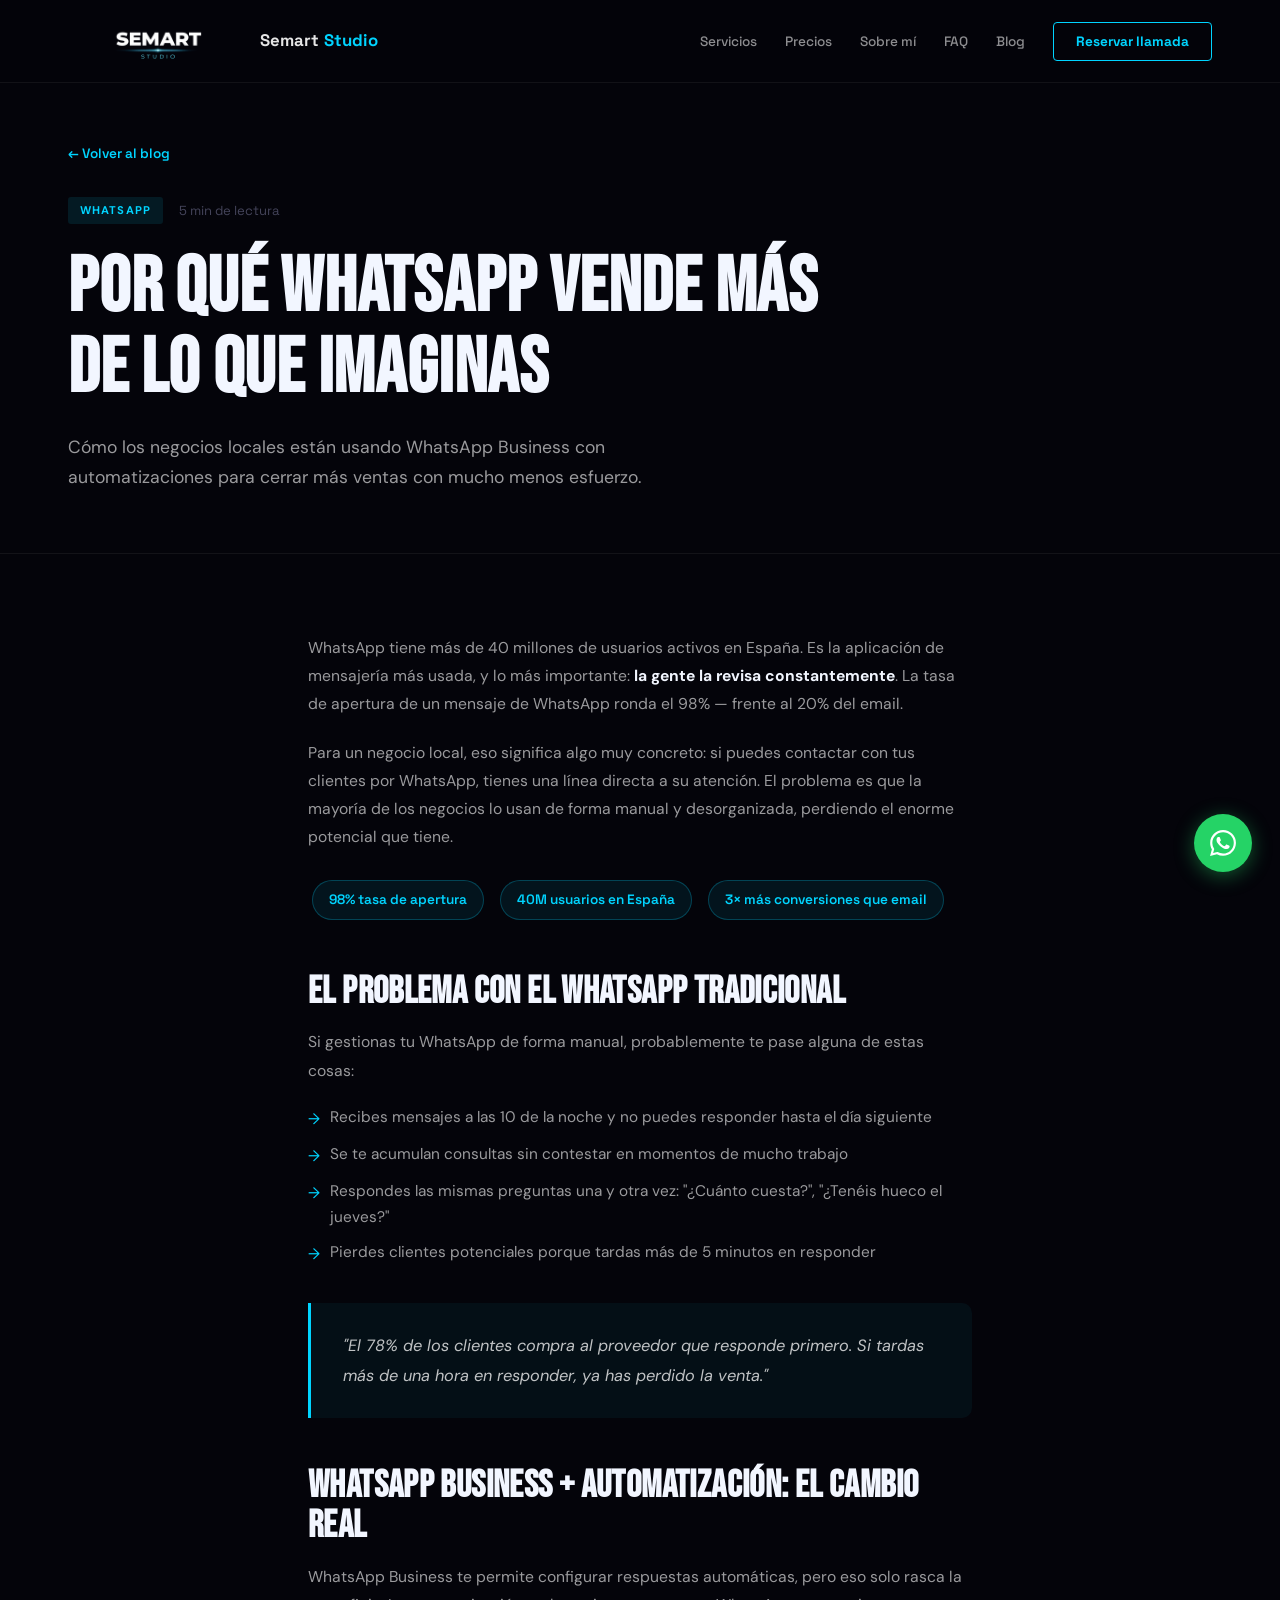
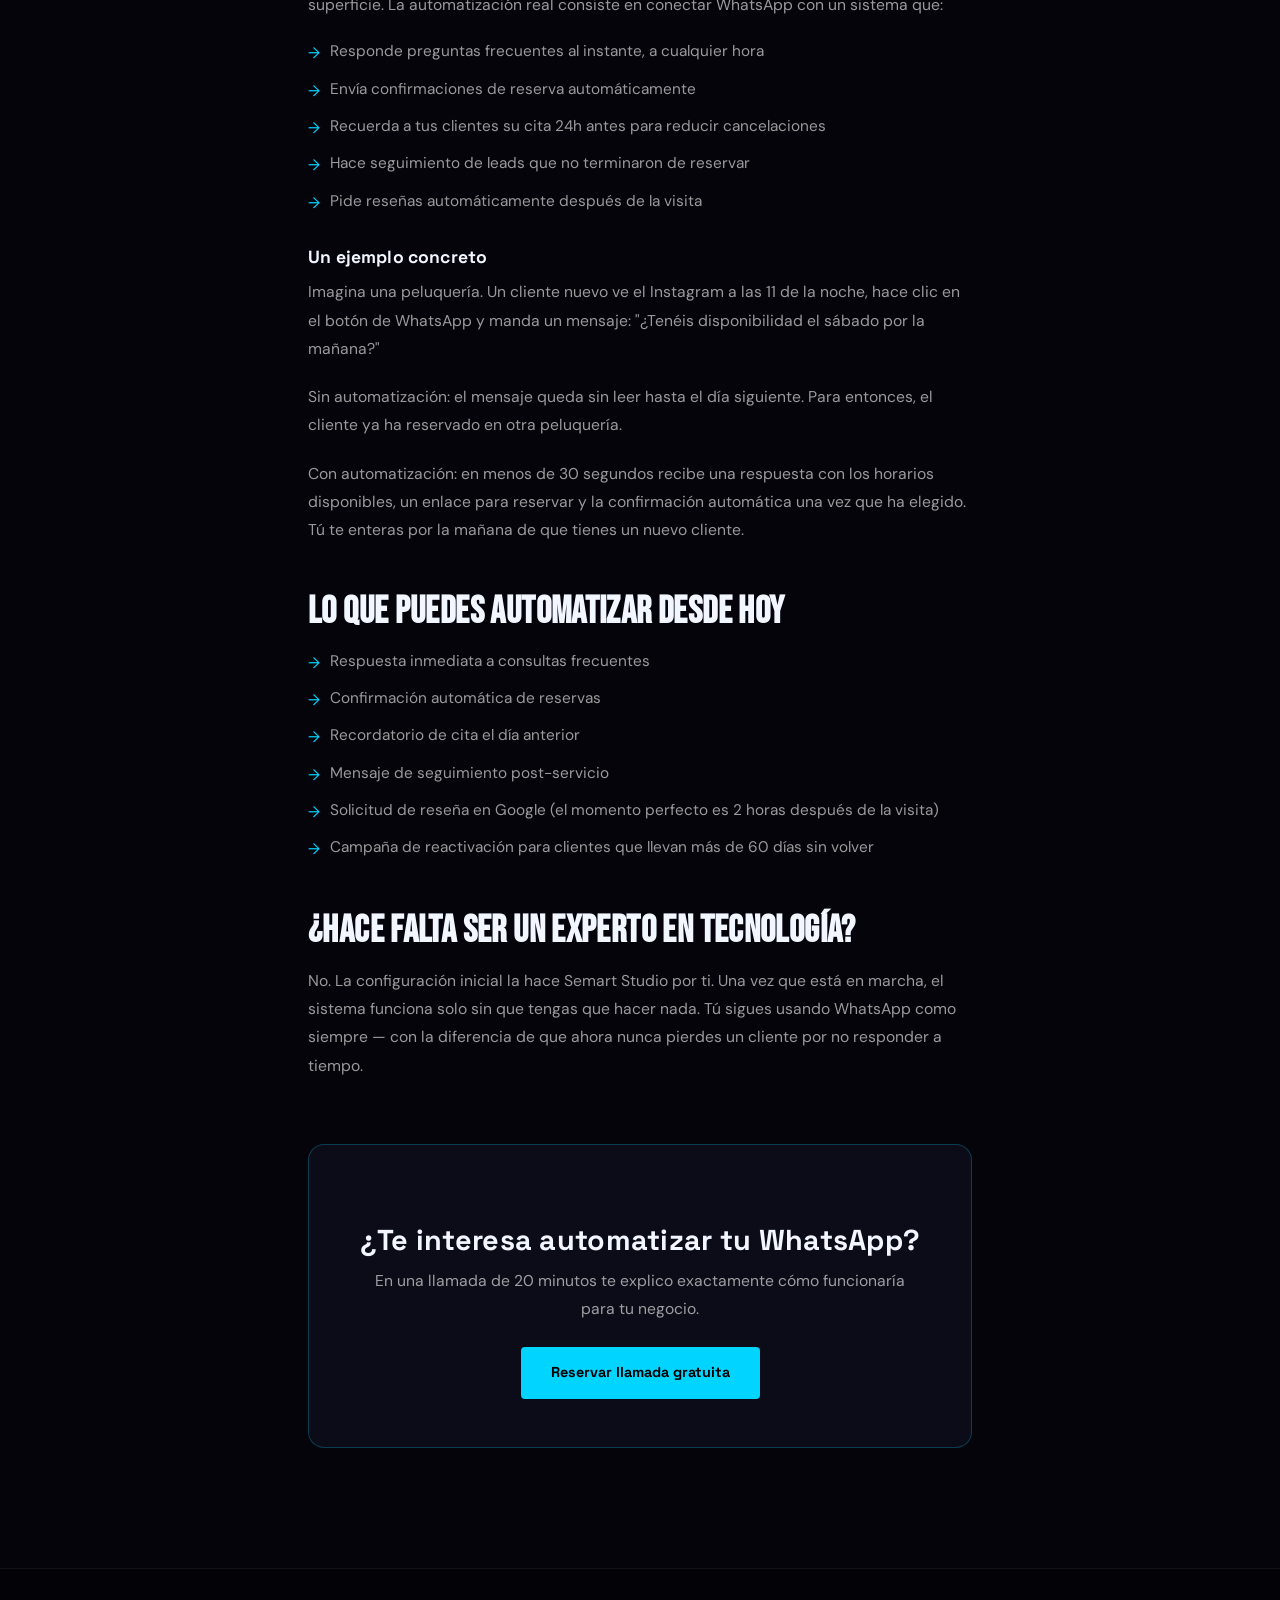
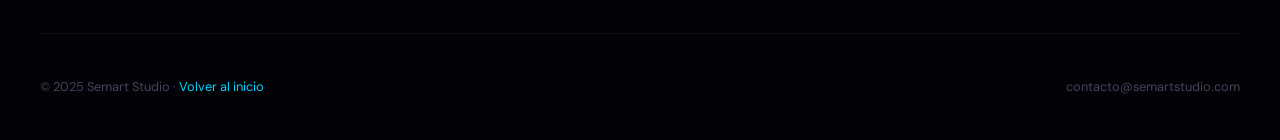
<file: blog/whatsapp-ventas.html>
<!DOCTYPE html>
<html lang="es">
<head>
  <meta charset="UTF-8" />
  <meta name="viewport" content="width=device-width, initial-scale=1.0" />
  <title>Por Qué WhatsApp Vende Más de lo que Imaginas | Semart Studio</title>
  <meta name="description" content="Cómo los negocios locales están usando WhatsApp Business con automatizaciones para cerrar más ventas con menos esfuerzo. Guía práctica." />
  <link rel="canonical" href="https://semartstudio.com/blog/whatsapp-ventas.html" />
  <meta property="og:title" content="Por Qué WhatsApp Vende Más de lo que Imaginas" />
  <meta property="og:description" content="Cómo usar WhatsApp Business con automatizaciones para vender más en tu negocio local." />
  <meta property="og:type" content="article" />
  <link rel="icon" type="image/svg+xml" href="data:image/svg+xml,%3Csvg xmlns='http://www.w3.org/2000/svg' viewBox='0 0 32 32'%3E%3Crect width='32' height='32' rx='7' fill='%2304040A'/%3E%3Ctext x='16' y='23' font-family='Arial Black,sans-serif' font-weight='900' font-size='20' fill='%2300D4FF' text-anchor='middle'%3ES%3C/text%3E%3C/svg%3E" />
  <link rel="preconnect" href="https://fonts.googleapis.com" />
  <link rel="preconnect" href="https://fonts.gstatic.com" crossorigin />
  <link href="https://fonts.googleapis.com/css2?family=Bebas+Neue&family=DM+Sans:opsz,wght@9..40,400;9..40,500;9..40,600&family=Space+Grotesk:wght@400;600;700&display=swap" rel="stylesheet" />
  <link rel="stylesheet" href="../styles.css" />
  <style>
    .blog-post-hero { padding: 140px 0 60px; border-bottom: 1px solid var(--border); }
    .blog-back { display: inline-flex; align-items: center; gap: 8px; color: var(--cyan); font-family: 'Space Grotesk', sans-serif; font-size: 0.85rem; font-weight: 600; margin-bottom: 32px; transition: gap 0.3s; }
    .blog-back:hover { gap: 14px; }
    .blog-post-meta { display: flex; align-items: center; gap: 16px; margin-bottom: 24px; }
    .blog-post-cat { padding: 4px 12px; background: rgba(0,212,255,0.1); color: var(--cyan); border-radius: 3px; font-size: 0.7rem; font-weight: 700; letter-spacing: 0.1em; text-transform: uppercase; }
    .blog-post-time { font-size: 0.82rem; color: var(--dim); font-family: 'Space Grotesk', sans-serif; }
    .blog-post-title { font-family: 'Bebas Neue', sans-serif; font-size: clamp(2.8rem, 6vw, 5rem); color: var(--white); line-height: 1.05; margin-bottom: 24px; }
    .blog-post-lead { font-size: 1.1rem; color: rgba(255,255,255,0.6); max-width: 680px; line-height: 1.7; }
    .blog-post-body { padding: 80px 0 120px; }
    .blog-post-content { max-width: 720px; }
    .blog-post-content h2 { font-size: clamp(1.8rem, 3vw, 2.6rem); color: var(--white); margin: 48px 0 16px; }
    .blog-post-content h3 { font-family: 'Space Grotesk', sans-serif; font-size: 1.1rem; font-weight: 700; color: var(--white); margin: 32px 0 12px; }
    .blog-post-content p { font-size: 0.98rem; line-height: 1.8; margin-bottom: 20px; color: rgba(255,255,255,0.6); }
    .blog-post-content strong { color: var(--white); }
    .blog-post-content ul { list-style: none; display: flex; flex-direction: column; gap: 10px; margin-bottom: 24px; }
    .blog-post-content ul li { font-size: 0.96rem; color: rgba(255,255,255,0.6); display: flex; align-items: flex-start; gap: 10px; }
    .blog-post-content ul li::before { content: '→'; color: var(--cyan); flex-shrink: 0; margin-top: 2px; }
    .blog-highlight { padding: 28px 32px; background: rgba(0,212,255,0.05); border-left: 3px solid var(--cyan); border-radius: 0 var(--radius-sm) var(--radius-sm) 0; margin: 36px 0; }
    .blog-highlight p { margin: 0; font-size: 1.02rem; color: rgba(255,255,255,0.75) !important; font-style: italic; }
    .blog-cta-box { margin-top: 64px; padding: 48px; background: var(--card); border: 1px solid var(--border-h); border-radius: var(--radius); text-align: center; }
    .blog-cta-box h3 { font-size: 1.8rem; color: var(--white); margin-bottom: 12px; }
    .blog-cta-box p { margin-bottom: 24px; }
    .stat-pill { display: inline-flex; align-items: center; gap: 8px; padding: 8px 16px; background: rgba(0,212,255,0.08); border: 1px solid var(--border-h); border-radius: 40px; font-family: 'Space Grotesk', sans-serif; font-size: 0.85rem; font-weight: 600; color: var(--cyan); margin: 4px; }
    .stats-row { display: flex; flex-wrap: wrap; gap: 8px; margin: 24px 0; }
  </style>
</head>
<body>
  <nav class="navbar scrolled" id="navbar">
    <div class="container nav-inner">
      <a href="../index.html" class="logo-link">
        <img src="../img/logo-transparent.png" alt="Semart Studio" class="nav-logo" width="46" height="46" />
        <span class="nav-logo-label" style="opacity:1;transform:none;">Semart <em>Studio</em></span>
      </a>
      <ul class="nav-links" id="navLinks">
        <li><a href="../index.html#servicios" class="nav-link">Servicios</a></li>
        <li><a href="../index.html#precios" class="nav-link">Precios</a></li>
        <li><a href="../index.html#sobre-mi" class="nav-link">Sobre mí</a></li>
        <li><a href="../index.html#faq" class="nav-link">FAQ</a></li>
        <li><a href="../index.html#blog" class="nav-link">Blog</a></li>
        <li><a href="https://calendly.com/semartstudio/diagnostico-negocio" class="nav-cta" target="_blank" rel="noopener noreferrer">Reservar llamada</a></li>
      </ul>
      <button class="hamburger" id="hamburger" aria-label="Abrir menú"><span></span><span></span><span></span></button>
    </div>
  </nav>

  <article>
    <header class="blog-post-hero">
      <div class="container">
        <a href="../index.html#blog" class="blog-back">← Volver al blog</a>
        <div class="blog-post-meta">
          <span class="blog-post-cat">WhatsApp</span>
          <span class="blog-post-time">5 min de lectura</span>
        </div>
        <h1 class="blog-post-title">Por qué WhatsApp vende más<br/>de lo que imaginas</h1>
        <p class="blog-post-lead">Cómo los negocios locales están usando WhatsApp Business con automatizaciones para cerrar más ventas con mucho menos esfuerzo.</p>
      </div>
    </header>

    <div class="blog-post-body">
      <div class="container blog-post-content">

        <p>WhatsApp tiene más de 40 millones de usuarios activos en España. Es la aplicación de mensajería más usada, y lo más importante: <strong>la gente la revisa constantemente</strong>. La tasa de apertura de un mensaje de WhatsApp ronda el 98% — frente al 20% del email.</p>

        <p>Para un negocio local, eso significa algo muy concreto: si puedes contactar con tus clientes por WhatsApp, tienes una línea directa a su atención. El problema es que la mayoría de los negocios lo usan de forma manual y desorganizada, perdiendo el enorme potencial que tiene.</p>

        <div class="stats-row">
          <span class="stat-pill">98% tasa de apertura</span>
          <span class="stat-pill">40M usuarios en España</span>
          <span class="stat-pill">3× más conversiones que email</span>
        </div>

        <h2>El problema con el WhatsApp tradicional</h2>

        <p>Si gestionas tu WhatsApp de forma manual, probablemente te pase alguna de estas cosas:</p>
        <ul>
          <li>Recibes mensajes a las 10 de la noche y no puedes responder hasta el día siguiente</li>
          <li>Se te acumulan consultas sin contestar en momentos de mucho trabajo</li>
          <li>Respondes las mismas preguntas una y otra vez: "¿Cuánto cuesta?", "¿Tenéis hueco el jueves?"</li>
          <li>Pierdes clientes potenciales porque tardas más de 5 minutos en responder</li>
        </ul>

        <div class="blog-highlight">
          <p>"El 78% de los clientes compra al proveedor que responde primero. Si tardas más de una hora en responder, ya has perdido la venta."</p>
        </div>

        <h2>WhatsApp Business + Automatización: el cambio real</h2>

        <p>WhatsApp Business te permite configurar respuestas automáticas, pero eso solo rasca la superficie. La automatización real consiste en conectar WhatsApp con un sistema que:</p>

        <ul>
          <li>Responde preguntas frecuentes al instante, a cualquier hora</li>
          <li>Envía confirmaciones de reserva automáticamente</li>
          <li>Recuerda a tus clientes su cita 24h antes para reducir cancelaciones</li>
          <li>Hace seguimiento de leads que no terminaron de reservar</li>
          <li>Pide reseñas automáticamente después de la visita</li>
        </ul>

        <h3>Un ejemplo concreto</h3>
        <p>Imagina una peluquería. Un cliente nuevo ve el Instagram a las 11 de la noche, hace clic en el botón de WhatsApp y manda un mensaje: "¿Tenéis disponibilidad el sábado por la mañana?"</p>
        <p>Sin automatización: el mensaje queda sin leer hasta el día siguiente. Para entonces, el cliente ya ha reservado en otra peluquería.</p>
        <p>Con automatización: en menos de 30 segundos recibe una respuesta con los horarios disponibles, un enlace para reservar y la confirmación automática una vez que ha elegido. Tú te enteras por la mañana de que tienes un nuevo cliente.</p>

        <h2>Lo que puedes automatizar desde hoy</h2>
        <ul>
          <li>Respuesta inmediata a consultas frecuentes</li>
          <li>Confirmación automática de reservas</li>
          <li>Recordatorio de cita el día anterior</li>
          <li>Mensaje de seguimiento post-servicio</li>
          <li>Solicitud de reseña en Google (el momento perfecto es 2 horas después de la visita)</li>
          <li>Campaña de reactivación para clientes que llevan más de 60 días sin volver</li>
        </ul>

        <h2>¿Hace falta ser un experto en tecnología?</h2>
        <p>No. La configuración inicial la hace Semart Studio por ti. Una vez que está en marcha, el sistema funciona solo sin que tengas que hacer nada. Tú sigues usando WhatsApp como siempre — con la diferencia de que ahora nunca pierdes un cliente por no responder a tiempo.</p>

        <div class="blog-cta-box">
          <h3>¿Te interesa automatizar tu WhatsApp?</h3>
          <p>En una llamada de 20 minutos te explico exactamente cómo funcionaría para tu negocio.</p>
          <a href="https://calendly.com/semartstudio/diagnostico-negocio" class="btn-primary" target="_blank" rel="noopener noreferrer">Reservar llamada gratuita</a>
        </div>

      </div>
    </div>
  </article>

  <footer class="footer">
    <div class="container footer-bottom">
      <div class="footer-bottom-inner" style="padding: 24px 0;">
        <p>© 2025 Semart Studio · <a href="../index.html" style="color:var(--cyan);">Volver al inicio</a></p>
        <p style="font-size:0.8rem; color:var(--dim);">contacto@semartstudio.com</p>
      </div>
    </div>
  </footer>

  <a href="https://wa.me/34694288376?text=Hola%20Sergio%2C%20me%20interesa%20saber%20m%C3%A1s" class="wa-float" target="_blank" rel="noopener noreferrer" aria-label="WhatsApp">
    <svg xmlns="http://www.w3.org/2000/svg" width="26" height="26" viewBox="0 0 24 24" fill="white"><path d="M17.472 14.382c-.297-.149-1.758-.867-2.03-.967-.273-.099-.471-.148-.67.15-.197.297-.767.966-.94 1.164-.173.199-.347.223-.644.075-.297-.15-1.255-.463-2.39-1.475-.883-.788-1.48-1.761-1.653-2.059-.173-.297-.018-.458.13-.606.134-.133.298-.347.446-.52.149-.174.198-.298.298-.497.099-.198.05-.371-.025-.52-.075-.149-.669-1.612-.916-2.207-.242-.579-.487-.5-.669-.51-.173-.008-.371-.01-.57-.01-.198 0-.52.074-.792.372-.272.297-1.04 1.016-1.04 2.479 0 1.462 1.065 2.875 1.213 3.074.149.198 2.096 3.2 5.077 4.487.709.306 1.262.489 1.694.625.712.227 1.36.195 1.871.118.571-.085 1.758-.719 2.006-1.413.248-.694.248-1.289.173-1.413-.074-.124-.272-.198-.57-.347m-5.421 7.403h-.004a9.87 9.87 0 01-5.031-1.378l-.361-.214-3.741.982.998-3.648-.235-.374a9.86 9.86 0 01-1.51-5.26c.001-5.45 4.436-9.884 9.888-9.884 2.64 0 5.122 1.03 6.988 2.898a9.825 9.825 0 012.893 6.994c-.003 5.45-4.437 9.884-9.885 9.884m8.413-18.297A11.815 11.815 0 0012.05 0C5.495 0 .16 5.335.157 11.892c0 2.096.547 4.142 1.588 5.945L.057 24l6.305-1.654a11.882 11.882 0 005.683 1.448h.005c6.554 0 11.89-5.335 11.893-11.893a11.821 11.821 0 00-3.48-8.413z"/></svg>
    <span class="wa-tooltip">¡Escríbeme!</span>
  </a>
  <script>
    (function() {
      var isMobile = /Mobi|Android|iPhone|iPad|iPod/i.test(navigator.userAgent);
      if (!isMobile) return;
      document.querySelectorAll('a[href*="wa.me"]').forEach(function(link) {
        link.removeAttribute('target');
        link.setAttribute('rel', 'noopener noreferrer');
      });
    })();
  </script>
</body>
</html>
</file>
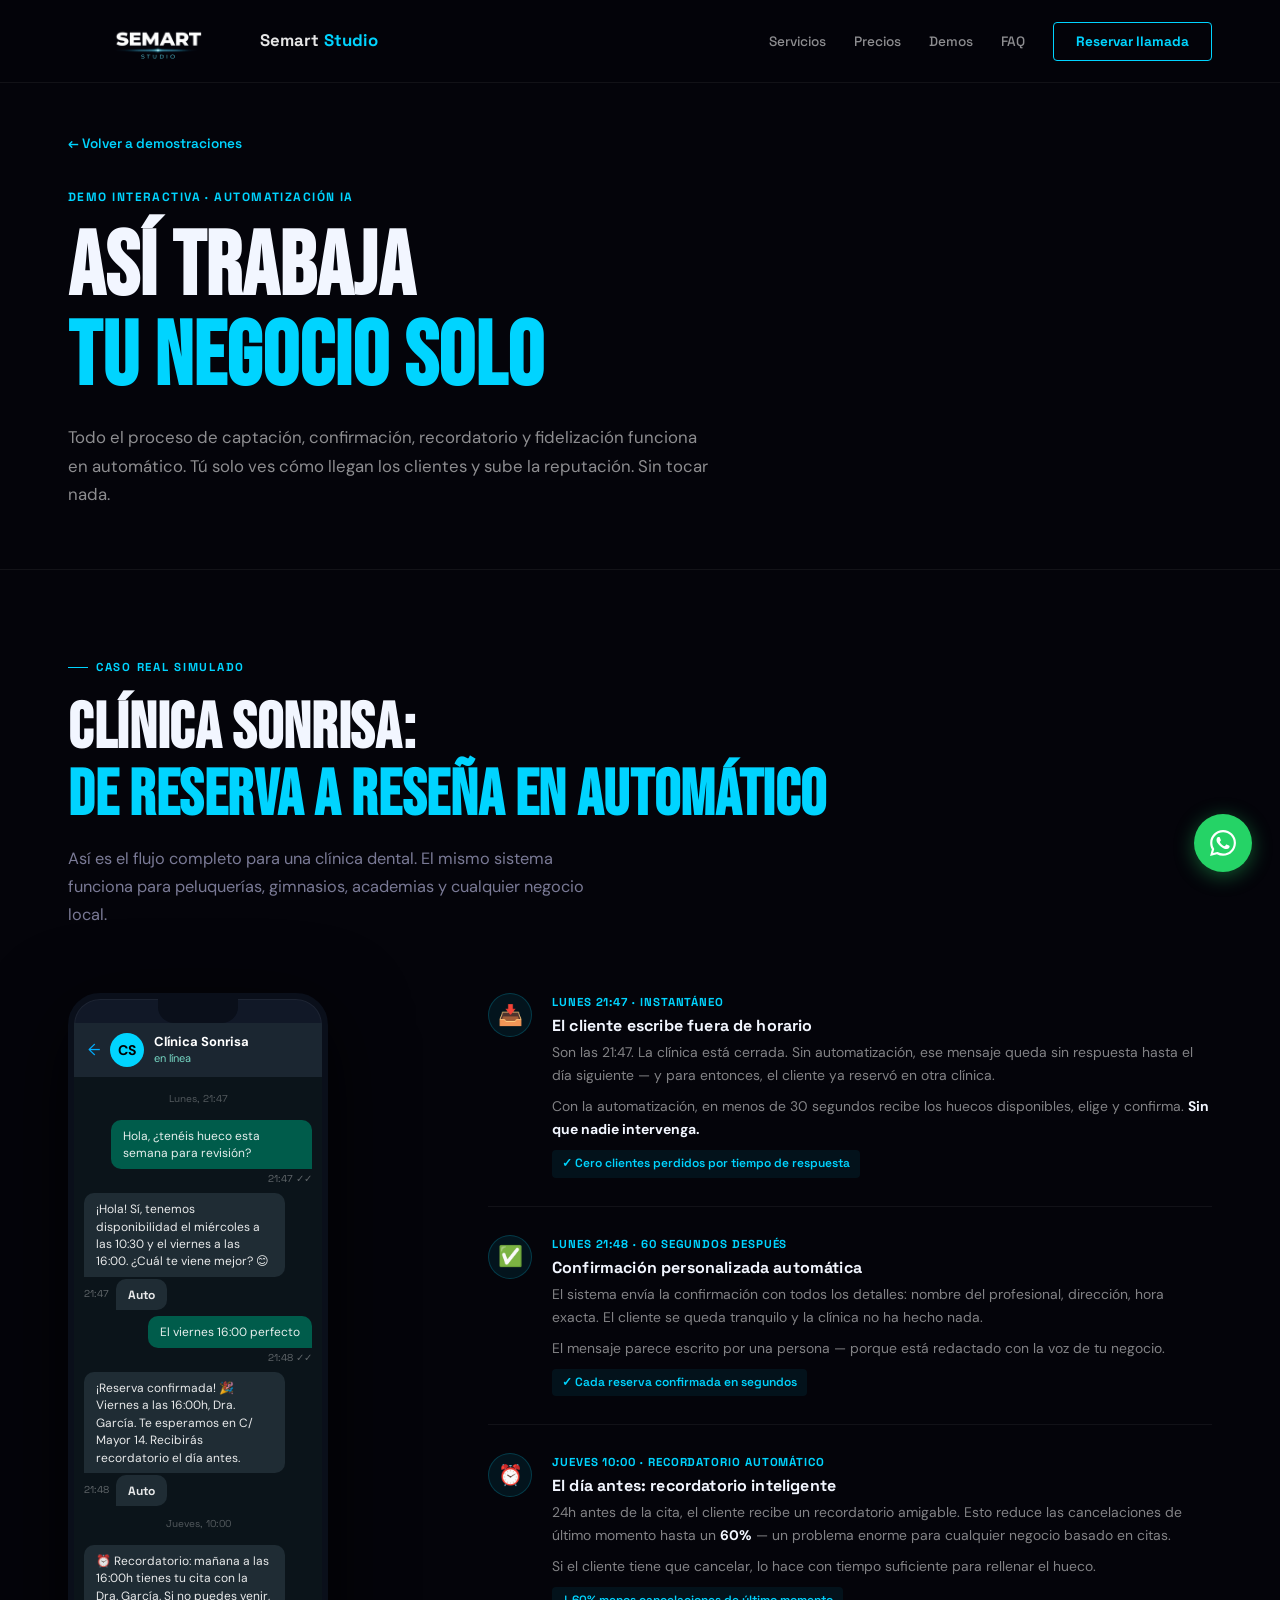
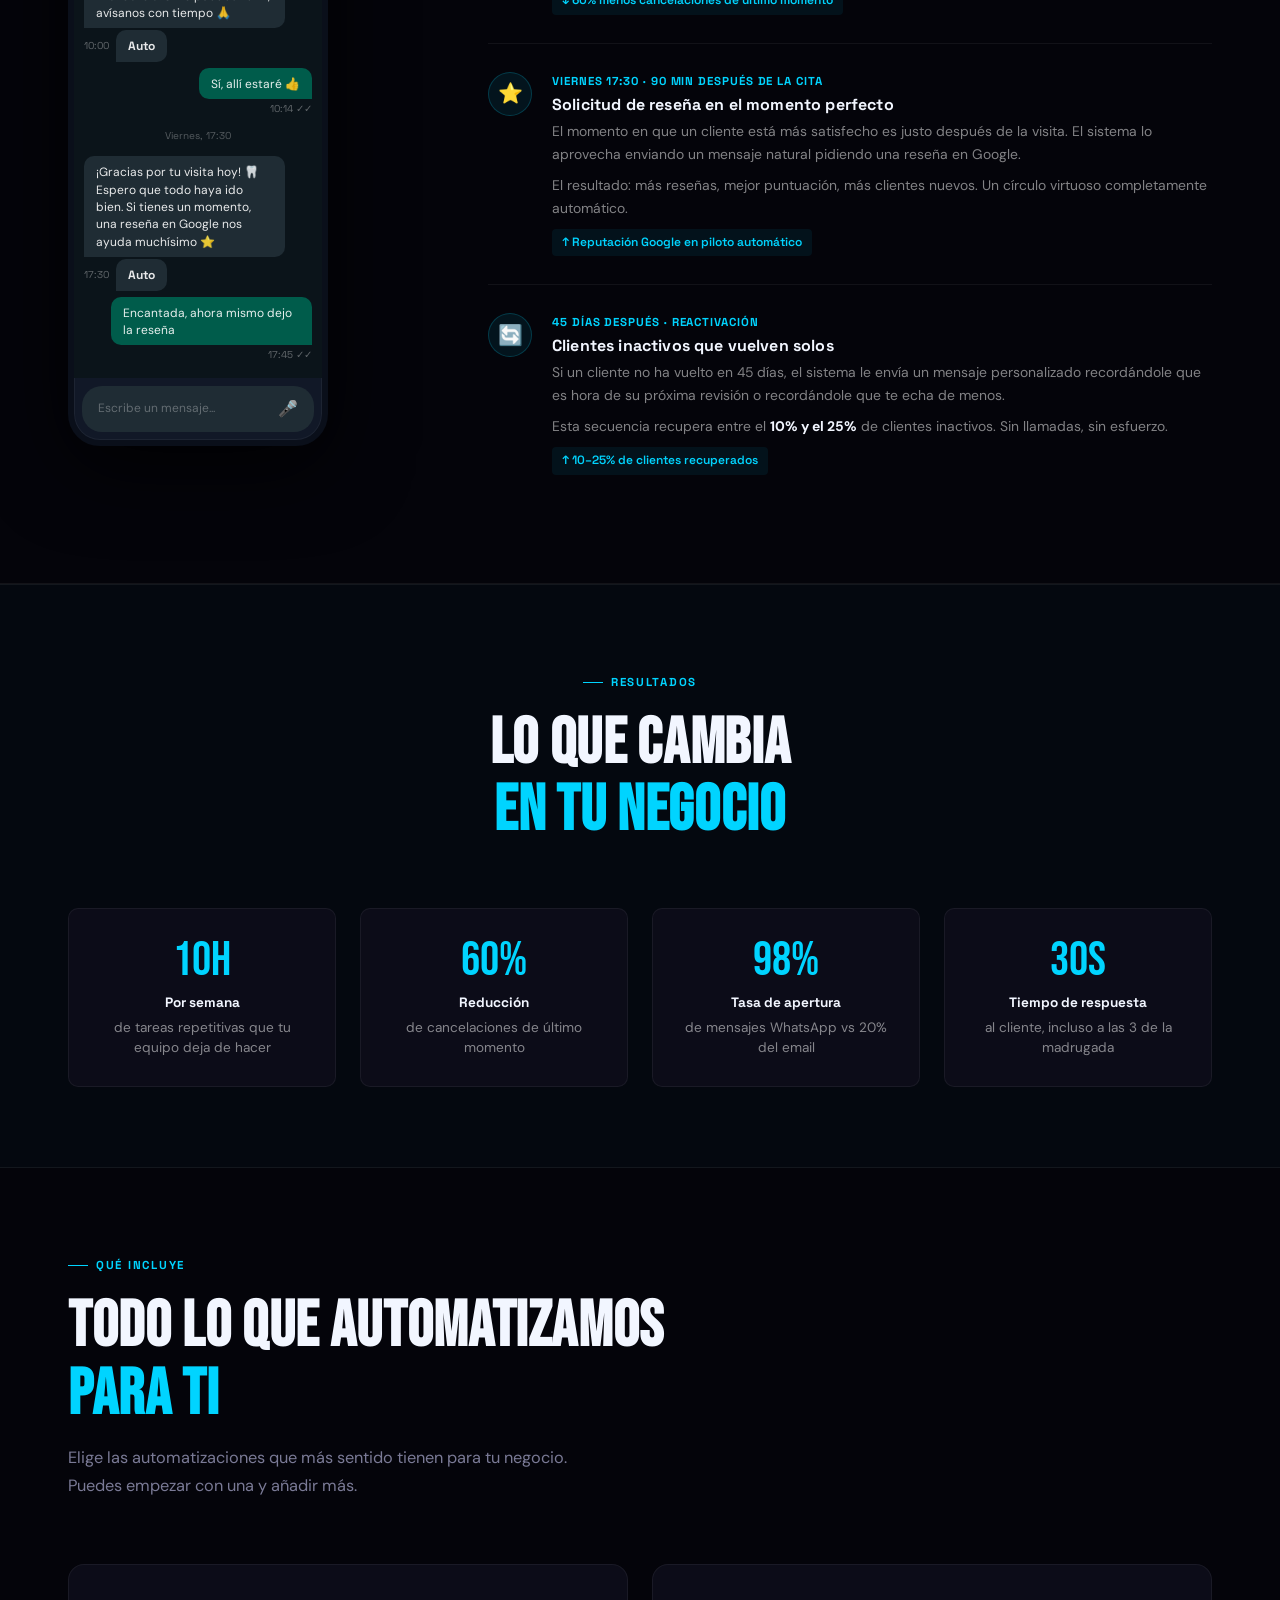
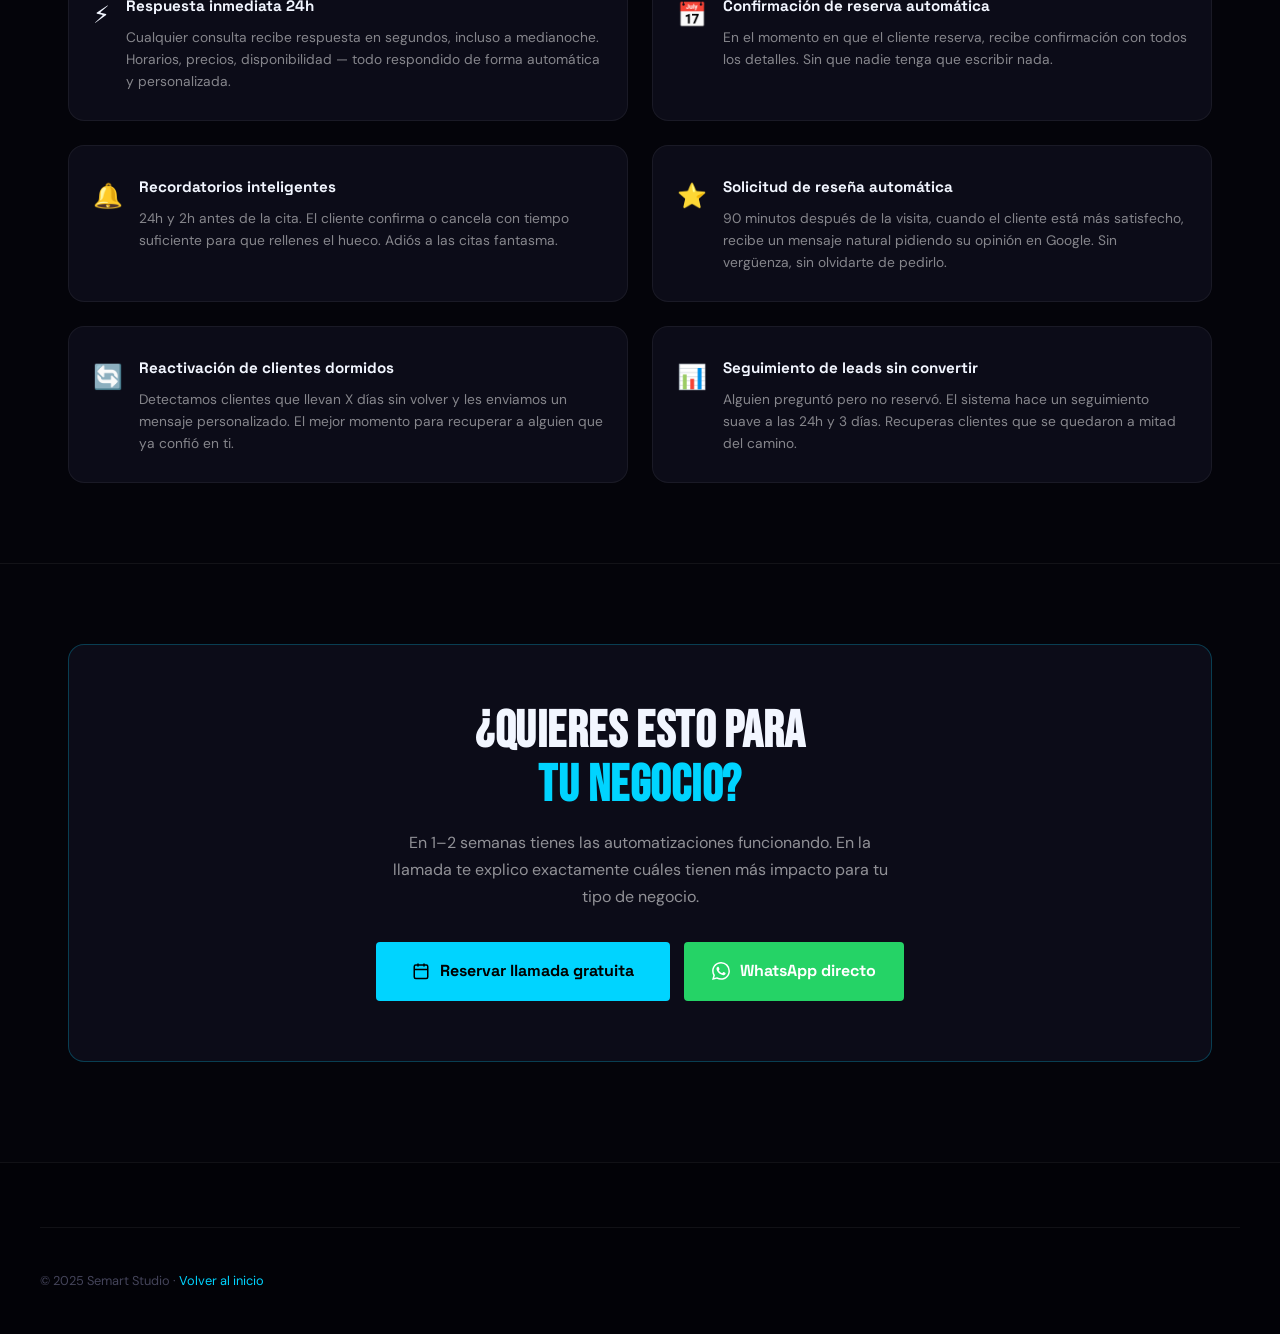
<file: demos/automatizacion.html>
<!DOCTYPE html>
<html lang="es">
<head>
  <meta charset="UTF-8" />
  <meta name="viewport" content="width=device-width, initial-scale=1.0" />
  <title>Demo Automatización IA — Semart Studio</title>
  <meta name="description" content="Así funciona la automatización para tu negocio. Ve en vivo cómo tus clientes reciben confirmaciones, recordatorios y reseñas automáticas — sin que toques nada." />
  <link rel="icon" type="image/svg+xml" href="data:image/svg+xml,%3Csvg xmlns='http://www.w3.org/2000/svg' viewBox='0 0 32 32'%3E%3Crect width='32' height='32' rx='7' fill='%2304040A'/%3E%3Ctext x='16' y='23' font-family='Arial Black,sans-serif' font-weight='900' font-size='20' fill='%2300D4FF' text-anchor='middle'%3ES%3C/text%3E%3C/svg%3E" />
  <link rel="preconnect" href="https://fonts.googleapis.com" />
  <link rel="preconnect" href="https://fonts.gstatic.com" crossorigin />
  <link href="https://fonts.googleapis.com/css2?family=Bebas+Neue&family=DM+Sans:opsz,wght@9..40,400;9..40,500;9..40,600&family=Space+Grotesk:wght@400;600;700&display=swap" rel="stylesheet" />
  <link rel="stylesheet" href="../styles.css" />
  <style>
    .demo-page-hero { padding: 130px 0 60px; border-bottom: 1px solid var(--border); }
    .demo-back { display: inline-flex; align-items: center; gap: 8px; color: var(--cyan); font-family: 'Space Grotesk', sans-serif; font-size: 0.85rem; font-weight: 600; margin-bottom: 32px; transition: gap 0.3s; }
    .demo-back:hover { gap: 14px; }
    .demo-page-label { font-size: 0.75rem; font-weight: 700; letter-spacing: 0.12em; text-transform: uppercase; color: var(--cyan); font-family: 'Space Grotesk', sans-serif; margin-bottom: 16px; }
    .demo-page-title { font-family: 'Bebas Neue', sans-serif; font-size: clamp(3rem, 7vw, 6rem); color: var(--white); line-height: 1; margin-bottom: 20px; }
    .demo-page-title em { color: var(--cyan); font-style: normal; }
    .demo-page-lead { font-size: 1.05rem; color: rgba(255,255,255,0.55); max-width: 640px; line-height: 1.7; }

    /* ---- SCENARIO ---- */
    .scenario-section { padding: 80px 0; border-bottom: 1px solid var(--border); }
    .scenario-header { display: flex; align-items: center; gap: 16px; margin-bottom: 12px; }
    .scenario-badge { padding: 5px 14px; background: rgba(0,212,255,0.1); border: 1px solid rgba(0,212,255,0.25); border-radius: 4px; font-size: 0.78rem; font-weight: 700; color: var(--cyan); font-family: 'Space Grotesk', sans-serif; letter-spacing: 0.08em; text-transform: uppercase; }
    .scenario-name { font-size: 0.9rem; color: rgba(255,255,255,0.5); font-family: 'Space Grotesk', sans-serif; }
    .scenario-layout { display: grid; grid-template-columns: 360px 1fr; gap: 60px; align-items: start; }

    /* Phone mockup large */
    .phone-large {
      width: 260px;
      background: #111827;
      border-radius: 32px;
      border: 6px solid #0a0f1a;
      overflow: hidden;
      box-shadow: 0 20px 80px rgba(0,0,0,0.8), inset 0 0 0 1px rgba(255,255,255,0.05);
      position: sticky;
      top: 90px;
    }
    .pl-notch {
      height: 24px;
      background: #0a0f1a;
      border-radius: 0 0 16px 16px;
      width: 80px;
      margin: 0 auto;
    }
    .pl-wa-head {
      background: #1B2631;
      padding: 10px 14px;
      display: flex;
      align-items: center;
      gap: 10px;
    }
    .pl-back { color: #00AEFF; font-size: 16px; }
    .pl-av {
      width: 34px; height: 34px;
      border-radius: 50%;
      background: var(--cyan);
      color: #000;
      font-size: 14px;
      font-weight: 700;
      display: flex;
      align-items: center;
      justify-content: center;
      flex-shrink: 0;
    }
    .pl-info {}
    .pl-name { font-size: 13px; color: white; font-weight: 700; line-height: 1.2; }
    .pl-status { font-size: 11px; color: #76d7c4; }
    .pl-body {
      padding: 10px 10px 14px;
      display: flex;
      flex-direction: column;
      gap: 6px;
      background: #0B141A;
      min-height: 500px;
    }
    .pl-day {
      text-align: center;
      font-size: 10px;
      color: rgba(255,255,255,0.3);
      padding: 4px 0 6px;
      font-family: 'Space Grotesk', sans-serif;
    }
    .pl-msg {
      display: flex;
      flex-direction: column;
      gap: 2px;
      max-width: 88%;
    }
    .pl-msg span {
      font-size: 12px;
      color: rgba(255,255,255,0.9);
      line-height: 1.45;
      padding: 8px 12px 6px;
    }
    .pl-msg em {
      font-style: normal;
      font-size: 10px;
      color: rgba(255,255,255,0.35);
      font-family: 'Space Grotesk', sans-serif;
      display: flex;
      align-items: center;
      gap: 3px;
    }
    .pl-out { align-self: flex-end; }
    .pl-out span { background: #005C4B; border-radius: 10px 10px 0 10px; }
    .pl-out em { align-self: flex-end; }
    .pl-in { align-self: flex-start; }
    .pl-in span { background: #1F2C34; border-radius: 10px 10px 10px 0; }
    .auto-badge {
      display: inline-block;
      padding: 2px 7px;
      background: rgba(0,212,255,0.15);
      border-radius: 3px;
      font-size: 9px;
      font-weight: 700;
      color: var(--cyan);
      font-family: 'Space Grotesk', sans-serif;
      margin-left: 4px;
    }
    .pl-footer-input {
      background: #1F2C34;
      margin: 8px;
      border-radius: 20px;
      padding: 10px 16px;
      display: flex;
      align-items: center;
      gap: 8px;
    }
    .pl-footer-text { flex: 1; font-size: 12px; color: rgba(255,255,255,0.3); font-family: 'DM Sans', sans-serif; }
    .pl-footer-send { font-size: 16px; }

    /* Right: timeline with explanations */
    .auto-timeline { display: flex; flex-direction: column; gap: 0; }
    .at-step {
      display: flex;
      gap: 20px;
      padding: 28px 0;
      border-bottom: 1px solid var(--border);
      opacity: 0;
      transform: translateX(20px);
      transition: opacity 0.5s ease, transform 0.5s ease;
    }
    .at-step.visible { opacity: 1; transform: translateX(0); }
    .at-step:first-child { padding-top: 0; }
    .at-step:last-child { border-bottom: none; }
    .at-icon-wrap {
      width: 44px; height: 44px;
      border-radius: 50%;
      background: rgba(0,212,255,0.08);
      border: 1px solid rgba(0,212,255,0.2);
      display: flex;
      align-items: center;
      justify-content: center;
      font-size: 20px;
      flex-shrink: 0;
    }
    .at-content { flex: 1; }
    .at-time { font-size: 0.72rem; font-weight: 700; color: var(--cyan); font-family: 'Space Grotesk', sans-serif; letter-spacing: 0.08em; text-transform: uppercase; margin-bottom: 6px; }
    .at-title { font-family: 'Space Grotesk', sans-serif; font-size: 1rem; font-weight: 700; color: var(--white); margin-bottom: 6px; }
    .at-desc { font-size: 0.87rem; color: rgba(255,255,255,0.5); line-height: 1.65; margin-bottom: 8px; }
    .at-result {
      display: inline-flex;
      align-items: center;
      gap: 5px;
      padding: 4px 10px;
      background: rgba(0,212,255,0.07);
      border-radius: 4px;
      font-size: 0.75rem;
      font-weight: 600;
      color: var(--cyan);
      font-family: 'Space Grotesk', sans-serif;
    }

    /* ---- STATS ---- */
    .auto-stats-section { padding: 80px 0; background: rgba(0,212,255,0.02); border-top: 1px solid var(--border); border-bottom: 1px solid var(--border); }
    .auto-stats-grid { display: grid; grid-template-columns: repeat(4, 1fr); gap: 24px; margin-top: 48px; }
    .auto-stat-card {
      background: var(--card);
      border: 1px solid var(--border);
      border-radius: var(--radius-sm);
      padding: 28px 24px;
      text-align: center;
    }
    .auto-stat-num { font-family: 'Bebas Neue', sans-serif; font-size: 3rem; color: var(--cyan); line-height: 1; margin-bottom: 8px; }
    .auto-stat-label { font-size: 0.85rem; color: rgba(255,255,255,0.5); line-height: 1.5; }
    .auto-stat-label strong { color: var(--white); font-family: 'Space Grotesk', sans-serif; display: block; margin-bottom: 4px; }

    /* ---- WHAT YOU GET ---- */
    .auto-includes-section { padding: 80px 0; border-bottom: 1px solid var(--border); }
    .auto-includes-grid { display: grid; grid-template-columns: repeat(2, 1fr); gap: 24px; margin-top: 48px; }
    .ai-card {
      background: var(--card);
      border: 1px solid var(--border);
      border-radius: var(--radius);
      padding: 28px 24px;
      display: flex;
      gap: 16px;
      align-items: flex-start;
      transition: var(--t);
    }
    .ai-card:hover { border-color: var(--border-h); transform: translateY(-3px); }
    .ai-card-icon { font-size: 24px; flex-shrink: 0; margin-top: 2px; }
    .ai-card-content h4 { font-family: 'Space Grotesk', sans-serif; font-size: 0.95rem; font-weight: 700; color: var(--white); margin-bottom: 8px; }
    .ai-card-content p { font-size: 0.86rem; color: rgba(255,255,255,0.5); line-height: 1.6; margin: 0; }

    /* CTA */
    .demo-cta-box { margin: 80px 0 0; padding: 60px; background: var(--card); border: 1px solid var(--border-h); border-radius: var(--radius); text-align: center; }
    .demo-cta-box h2 { font-family: 'Bebas Neue', sans-serif; font-size: clamp(2rem, 4vw, 3.5rem); color: var(--white); margin-bottom: 16px; }
    .demo-cta-box h2 em { color: var(--cyan); font-style: normal; }
    .demo-cta-box p { color: rgba(255,255,255,0.55); font-size: 1rem; max-width: 520px; margin: 0 auto 32px; line-height: 1.7; }
    .demo-cta-btns { display: flex; gap: 14px; justify-content: center; flex-wrap: wrap; }

    @media (max-width: 1100px) {
      .scenario-layout { grid-template-columns: 1fr; }
      .phone-large { position: static; width: 220px; margin: 0 auto; }
      .auto-stats-grid { grid-template-columns: repeat(2, 1fr); }
    }
    @media (max-width: 768px) {
      .auto-includes-grid { grid-template-columns: 1fr; }
      .auto-stats-grid { grid-template-columns: 1fr 1fr; }
      .demo-cta-box { padding: 36px 24px; }
    }
  </style>
</head>
<body>
  <nav class="navbar scrolled" id="navbar">
    <div class="container nav-inner">
      <a href="../index.html" class="logo-link">
        <img src="../img/logo-transparent.png" alt="Semart Studio" class="nav-logo" width="46" height="46" />
        <span class="nav-logo-label" style="opacity:1;transform:none;">Semart <em>Studio</em></span>
      </a>
      <ul class="nav-links" id="navLinks">
        <li><a href="../index.html#servicios" class="nav-link">Servicios</a></li>
        <li><a href="../index.html#precios" class="nav-link">Precios</a></li>
        <li><a href="../index.html#demos" class="nav-link">Demos</a></li>
        <li><a href="../index.html#faq" class="nav-link">FAQ</a></li>
        <li><a href="https://calendly.com/semartstudio/diagnostico-negocio" class="nav-cta" target="_blank" rel="noopener noreferrer">Reservar llamada</a></li>
      </ul>
      <button class="hamburger" id="hamburger" aria-label="Abrir menú"><span></span><span></span><span></span></button>
    </div>
  </nav>

  <!-- HERO -->
  <header class="demo-page-hero">
    <div class="container">
      <a href="../index.html#demos" class="demo-back">← Volver a demostraciones</a>
      <p class="demo-page-label">Demo interactiva · Automatización IA</p>
      <h1 class="demo-page-title">Así trabaja<br/><em>tu negocio solo</em></h1>
      <p class="demo-page-lead">Todo el proceso de captación, confirmación, recordatorio y fidelización funciona en automático. Tú solo ves cómo llegan los clientes y sube la reputación. Sin tocar nada.</p>
    </div>
  </header>

  <!-- SCENARIO + PHONE -->
  <section class="scenario-section">
    <div class="container">
      <div class="section-header">
        <span class="label-tag">Caso real simulado</span>
        <h2 class="section-title">Clínica Sonrisa:<br/><em>de reserva a reseña en automático</em></h2>
        <p class="section-sub">Así es el flujo completo para una clínica dental. El mismo sistema funciona para peluquerías, gimnasios, academias y cualquier negocio local.</p>
      </div>

      <div class="scenario-layout" style="margin-top: 48px;">

        <!-- PHONE con conversación WA completa -->
        <div>
          <div class="phone-large">
            <div class="pl-notch"></div>
            <div class="pl-wa-head">
              <div class="pl-back">←</div>
              <div class="pl-av">CS</div>
              <div class="pl-info">
                <div class="pl-name">Clínica Sonrisa</div>
                <div class="pl-status">en línea</div>
              </div>
            </div>
            <div class="pl-body">
              <div class="pl-day">Lunes, 21:47</div>
              <div class="pl-msg pl-out">
                <span>Hola, ¿tenéis hueco esta semana para revisión?</span>
                <em>21:47 ✓✓</em>
              </div>
              <div class="pl-msg pl-in">
                <span>¡Hola! Sí, tenemos disponibilidad el miércoles a las 10:30 y el viernes a las 16:00. ¿Cuál te viene mejor? 😊</span>
                <em>21:47 <span class="auto-badge">Auto</span></em>
              </div>
              <div class="pl-msg pl-out">
                <span>El viernes 16:00 perfecto</span>
                <em>21:48 ✓✓</em>
              </div>
              <div class="pl-msg pl-in">
                <span>¡Reserva confirmada! 🎉 Viernes a las 16:00h, Dra. García. Te esperamos en C/ Mayor 14. Recibirás recordatorio el día antes.</span>
                <em>21:48 <span class="auto-badge">Auto</span></em>
              </div>

              <div class="pl-day">Jueves, 10:00</div>
              <div class="pl-msg pl-in">
                <span>⏰ Recordatorio: mañana a las 16:00h tienes tu cita con la Dra. García. Si no puedes venir, avísanos con tiempo 🙏</span>
                <em>10:00 <span class="auto-badge">Auto</span></em>
              </div>
              <div class="pl-msg pl-out">
                <span>Sí, allí estaré 👍</span>
                <em>10:14 ✓✓</em>
              </div>

              <div class="pl-day">Viernes, 17:30</div>
              <div class="pl-msg pl-in">
                <span>¡Gracias por tu visita hoy! 🦷 Espero que todo haya ido bien. Si tienes un momento, una reseña en Google nos ayuda muchísimo ⭐</span>
                <em>17:30 <span class="auto-badge">Auto</span></em>
              </div>
              <div class="pl-msg pl-out">
                <span>Encantada, ahora mismo dejo la reseña</span>
                <em>17:45 ✓✓</em>
              </div>
            </div>
            <div class="pl-footer-input">
              <span class="pl-footer-text">Escribe un mensaje...</span>
              <span class="pl-footer-send">🎤</span>
            </div>
          </div>
        </div>

        <!-- TIMELINE EXPLANATION -->
        <div class="auto-timeline" id="autoTimeline">
          <div class="at-step">
            <div class="at-icon-wrap">📥</div>
            <div class="at-content">
              <div class="at-time">Lunes 21:47 · Instantáneo</div>
              <h3 class="at-title">El cliente escribe fuera de horario</h3>
              <p class="at-desc">Son las 21:47. La clínica está cerrada. Sin automatización, ese mensaje queda sin respuesta hasta el día siguiente — y para entonces, el cliente ya reservó en otra clínica.</p>
              <p class="at-desc">Con la automatización, en menos de 30 segundos recibe los huecos disponibles, elige y confirma. <strong style="color:var(--white);">Sin que nadie intervenga.</strong></p>
              <span class="at-result">✓ Cero clientes perdidos por tiempo de respuesta</span>
            </div>
          </div>
          <div class="at-step">
            <div class="at-icon-wrap">✅</div>
            <div class="at-content">
              <div class="at-time">Lunes 21:48 · 60 segundos después</div>
              <h3 class="at-title">Confirmación personalizada automática</h3>
              <p class="at-desc">El sistema envía la confirmación con todos los detalles: nombre del profesional, dirección, hora exacta. El cliente se queda tranquilo y la clínica no ha hecho nada.</p>
              <p class="at-desc">El mensaje parece escrito por una persona — porque está redactado con la voz de tu negocio.</p>
              <span class="at-result">✓ Cada reserva confirmada en segundos</span>
            </div>
          </div>
          <div class="at-step">
            <div class="at-icon-wrap">⏰</div>
            <div class="at-content">
              <div class="at-time">Jueves 10:00 · Recordatorio automático</div>
              <h3 class="at-title">El día antes: recordatorio inteligente</h3>
              <p class="at-desc">24h antes de la cita, el cliente recibe un recordatorio amigable. Esto reduce las cancelaciones de último momento hasta un <strong style="color:var(--white);">60%</strong> — un problema enorme para cualquier negocio basado en citas.</p>
              <p class="at-desc">Si el cliente tiene que cancelar, lo hace con tiempo suficiente para rellenar el hueco.</p>
              <span class="at-result">↓ 60% menos cancelaciones de último momento</span>
            </div>
          </div>
          <div class="at-step">
            <div class="at-icon-wrap">⭐</div>
            <div class="at-content">
              <div class="at-time">Viernes 17:30 · 90 min después de la cita</div>
              <h3 class="at-title">Solicitud de reseña en el momento perfecto</h3>
              <p class="at-desc">El momento en que un cliente está más satisfecho es justo después de la visita. El sistema lo aprovecha enviando un mensaje natural pidiendo una reseña en Google.</p>
              <p class="at-desc">El resultado: más reseñas, mejor puntuación, más clientes nuevos. Un círculo virtuoso completamente automático.</p>
              <span class="at-result">↑ Reputación Google en piloto automático</span>
            </div>
          </div>
          <div class="at-step">
            <div class="at-icon-wrap">🔄</div>
            <div class="at-content">
              <div class="at-time">45 días después · Reactivación</div>
              <h3 class="at-title">Clientes inactivos que vuelven solos</h3>
              <p class="at-desc">Si un cliente no ha vuelto en 45 días, el sistema le envía un mensaje personalizado recordándole que es hora de su próxima revisión o recordándole que te echa de menos.</p>
              <p class="at-desc">Esta secuencia recupera entre el <strong style="color:var(--white);">10% y el 25%</strong> de clientes inactivos. Sin llamadas, sin esfuerzo.</p>
              <span class="at-result">↑ 10–25% de clientes recuperados</span>
            </div>
          </div>
        </div>

      </div>
    </div>
  </section>

  <!-- STATS -->
  <section class="auto-stats-section">
    <div class="container">
      <div class="section-header section-header-center">
        <span class="label-tag">Resultados</span>
        <h2 class="section-title">Lo que cambia<br/><em>en tu negocio</em></h2>
      </div>
      <div class="auto-stats-grid">
        <div class="auto-stat-card reveal">
          <div class="auto-stat-num">10h</div>
          <div class="auto-stat-label"><strong>Por semana</strong> de tareas repetitivas que tu equipo deja de hacer</div>
        </div>
        <div class="auto-stat-card reveal">
          <div class="auto-stat-num">60%</div>
          <div class="auto-stat-label"><strong>Reducción</strong> de cancelaciones de último momento</div>
        </div>
        <div class="auto-stat-card reveal">
          <div class="auto-stat-num">98%</div>
          <div class="auto-stat-label"><strong>Tasa de apertura</strong> de mensajes WhatsApp vs 20% del email</div>
        </div>
        <div class="auto-stat-card reveal">
          <div class="auto-stat-num">30s</div>
          <div class="auto-stat-label"><strong>Tiempo de respuesta</strong> al cliente, incluso a las 3 de la madrugada</div>
        </div>
      </div>
    </div>
  </section>

  <!-- WHAT YOU GET -->
  <section class="auto-includes-section">
    <div class="container">
      <div class="section-header">
        <span class="label-tag">Qué incluye</span>
        <h2 class="section-title">Todo lo que automatizamos<br/><em>para ti</em></h2>
        <p class="section-sub">Elige las automatizaciones que más sentido tienen para tu negocio. Puedes empezar con una y añadir más.</p>
      </div>
      <div class="auto-includes-grid">
        <div class="ai-card reveal">
          <div class="ai-card-icon">⚡</div>
          <div class="ai-card-content">
            <h4>Respuesta inmediata 24h</h4>
            <p>Cualquier consulta recibe respuesta en segundos, incluso a medianoche. Horarios, precios, disponibilidad — todo respondido de forma automática y personalizada.</p>
          </div>
        </div>
        <div class="ai-card reveal">
          <div class="ai-card-icon">📅</div>
          <div class="ai-card-content">
            <h4>Confirmación de reserva automática</h4>
            <p>En el momento en que el cliente reserva, recibe confirmación con todos los detalles. Sin que nadie tenga que escribir nada.</p>
          </div>
        </div>
        <div class="ai-card reveal">
          <div class="ai-card-icon">🔔</div>
          <div class="ai-card-content">
            <h4>Recordatorios inteligentes</h4>
            <p>24h y 2h antes de la cita. El cliente confirma o cancela con tiempo suficiente para que rellenes el hueco. Adiós a las citas fantasma.</p>
          </div>
        </div>
        <div class="ai-card reveal">
          <div class="ai-card-icon">⭐</div>
          <div class="ai-card-content">
            <h4>Solicitud de reseña automática</h4>
            <p>90 minutos después de la visita, cuando el cliente está más satisfecho, recibe un mensaje natural pidiendo su opinión en Google. Sin vergüenza, sin olvidarte de pedirlo.</p>
          </div>
        </div>
        <div class="ai-card reveal">
          <div class="ai-card-icon">🔄</div>
          <div class="ai-card-content">
            <h4>Reactivación de clientes dormidos</h4>
            <p>Detectamos clientes que llevan X días sin volver y les enviamos un mensaje personalizado. El mejor momento para recuperar a alguien que ya confió en ti.</p>
          </div>
        </div>
        <div class="ai-card reveal">
          <div class="ai-card-icon">📊</div>
          <div class="ai-card-content">
            <h4>Seguimiento de leads sin convertir</h4>
            <p>Alguien preguntó pero no reservó. El sistema hace un seguimiento suave a las 24h y 3 días. Recuperas clientes que se quedaron a mitad del camino.</p>
          </div>
        </div>
      </div>
    </div>
  </section>

  <!-- CTA -->
  <section style="padding: 0 0 100px;">
    <div class="container">
      <div class="demo-cta-box">
        <h2>¿Quieres esto para<br/><em>tu negocio?</em></h2>
        <p>En 1–2 semanas tienes las automatizaciones funcionando. En la llamada te explico exactamente cuáles tienen más impacto para tu tipo de negocio.</p>
        <div class="demo-cta-btns">
          <a href="https://calendly.com/semartstudio/diagnostico-negocio" class="btn-cta-cal" target="_blank" rel="noopener noreferrer">
            <svg xmlns="http://www.w3.org/2000/svg" width="18" height="18" fill="none" viewBox="0 0 24 24" stroke="currentColor" stroke-width="2" aria-hidden="true"><rect x="3" y="4" width="18" height="18" rx="2"/><line x1="16" y1="2" x2="16" y2="6"/><line x1="8" y1="2" x2="8" y2="6"/><line x1="3" y1="10" x2="21" y2="10"/></svg>
            Reservar llamada gratuita
          </a>
          <a href="https://wa.me/34XXXXXXXXX?text=Hola%20Sergio%2C%20me%20interesan%20las%20automatizaciones" class="btn-cta-wa" target="_blank" rel="noopener noreferrer">
            <svg xmlns="http://www.w3.org/2000/svg" width="18" height="18" viewBox="0 0 24 24" fill="currentColor" aria-hidden="true"><path d="M17.472 14.382c-.297-.149-1.758-.867-2.03-.967-.273-.099-.471-.148-.67.15-.197.297-.767.966-.94 1.164-.173.199-.347.223-.644.075-.297-.15-1.255-.463-2.39-1.475-.883-.788-1.48-1.761-1.653-2.059-.173-.297-.018-.458.13-.606.134-.133.298-.347.446-.52.149-.174.198-.298.298-.497.099-.198.05-.371-.025-.52-.075-.149-.669-1.612-.916-2.207-.242-.579-.487-.5-.669-.51-.173-.008-.371-.01-.57-.01-.198 0-.52.074-.792.372-.272.297-1.04 1.016-1.04 2.479 0 1.462 1.065 2.875 1.213 3.074.149.198 2.096 3.2 5.077 4.487.709.306 1.262.489 1.694.625.712.227 1.36.195 1.871.118.571-.085 1.758-.719 2.006-1.413.248-.694.248-1.289.173-1.413-.074-.124-.272-.198-.57-.347m-5.421 7.403h-.004a9.87 9.87 0 01-5.031-1.378l-.361-.214-3.741.982.998-3.648-.235-.374a9.86 9.86 0 01-1.51-5.26c.001-5.45 4.436-9.884 9.888-9.884 2.64 0 5.122 1.03 6.988 2.898a9.825 9.825 0 012.893 6.994c-.003 5.45-4.437 9.884-9.885 9.884m8.413-18.297A11.815 11.815 0 0012.05 0C5.495 0 .16 5.335.157 11.892c0 2.096.547 4.142 1.588 5.945L.057 24l6.305-1.654a11.882 11.882 0 005.683 1.448h.005c6.554 0 11.89-5.335 11.893-11.893a11.821 11.821 0 00-3.48-8.413z"/></svg>
            WhatsApp directo
          </a>
        </div>
      </div>
    </div>
  </section>

  <footer class="footer">
    <div class="container footer-bottom">
      <div class="footer-bottom-inner" style="padding: 24px 0;">
        <p>© 2025 Semart Studio · <a href="../index.html" style="color:var(--cyan);">Volver al inicio</a></p>
      </div>
    </div>
  </footer>

  <a href="https://wa.me/34XXXXXXXXX?text=Hola%20Sergio%2C%20me%20interesa%20saber%20m%C3%A1s" class="wa-float" target="_blank" rel="noopener noreferrer" aria-label="WhatsApp">
    <svg xmlns="http://www.w3.org/2000/svg" width="26" height="26" viewBox="0 0 24 24" fill="white" aria-hidden="true"><path d="M17.472 14.382c-.297-.149-1.758-.867-2.03-.967-.273-.099-.471-.148-.67.15-.197.297-.767.966-.94 1.164-.173.199-.347.223-.644.075-.297-.15-1.255-.463-2.39-1.475-.883-.788-1.48-1.761-1.653-2.059-.173-.297-.018-.458.13-.606.134-.133.298-.347.446-.52.149-.174.198-.298.298-.497.099-.198.05-.371-.025-.52-.075-.149-.669-1.612-.916-2.207-.242-.579-.487-.5-.669-.51-.173-.008-.371-.01-.57-.01-.198 0-.52.074-.792.372-.272.297-1.04 1.016-1.04 2.479 0 1.462 1.065 2.875 1.213 3.074.149.198 2.096 3.2 5.077 4.487.709.306 1.262.489 1.694.625.712.227 1.36.195 1.871.118.571-.085 1.758-.719 2.006-1.413.248-.694.248-1.289.173-1.413-.074-.124-.272-.198-.57-.347m-5.421 7.403h-.004a9.87 9.87 0 01-5.031-1.378l-.361-.214-3.741.982.998-3.648-.235-.374a9.86 9.86 0 01-1.51-5.26c.001-5.45 4.436-9.884 9.888-9.884 2.64 0 5.122 1.03 6.988 2.898a9.825 9.825 0 012.893 6.994c-.003 5.45-4.437 9.884-9.885 9.884m8.413-18.297A11.815 11.815 0 0012.05 0C5.495 0 .16 5.335.157 11.892c0 2.096.547 4.142 1.588 5.945L.057 24l6.305-1.654a11.882 11.882 0 005.683 1.448h.005c6.554 0 11.89-5.335 11.893-11.893a11.821 11.821 0 00-3.48-8.413z"/></svg>
    <span class="wa-tooltip">¡Escríbeme!</span>
  </a>

  <script>
    document.getElementById('hamburger').addEventListener('click', function() {
      this.classList.toggle('open');
      document.getElementById('navLinks').classList.toggle('open');
    });
    const steps = document.querySelectorAll('.at-step');
    const obs = new IntersectionObserver(entries => {
      entries.forEach((e, i) => {
        if (e.isIntersecting) {
          setTimeout(() => e.target.classList.add('visible'), i * 100);
          obs.unobserve(e.target);
        }
      });
    }, { threshold: 0.1 });
    steps.forEach(s => obs.observe(s));
    document.querySelectorAll('.reveal').forEach(el => {
      new IntersectionObserver(entries => {
        entries.forEach(e => { if (e.isIntersecting) e.target.classList.add('visible'); });
      }, { threshold: 0.1 }).observe(el);
    });
  </script>
</body>
</html>
</file>
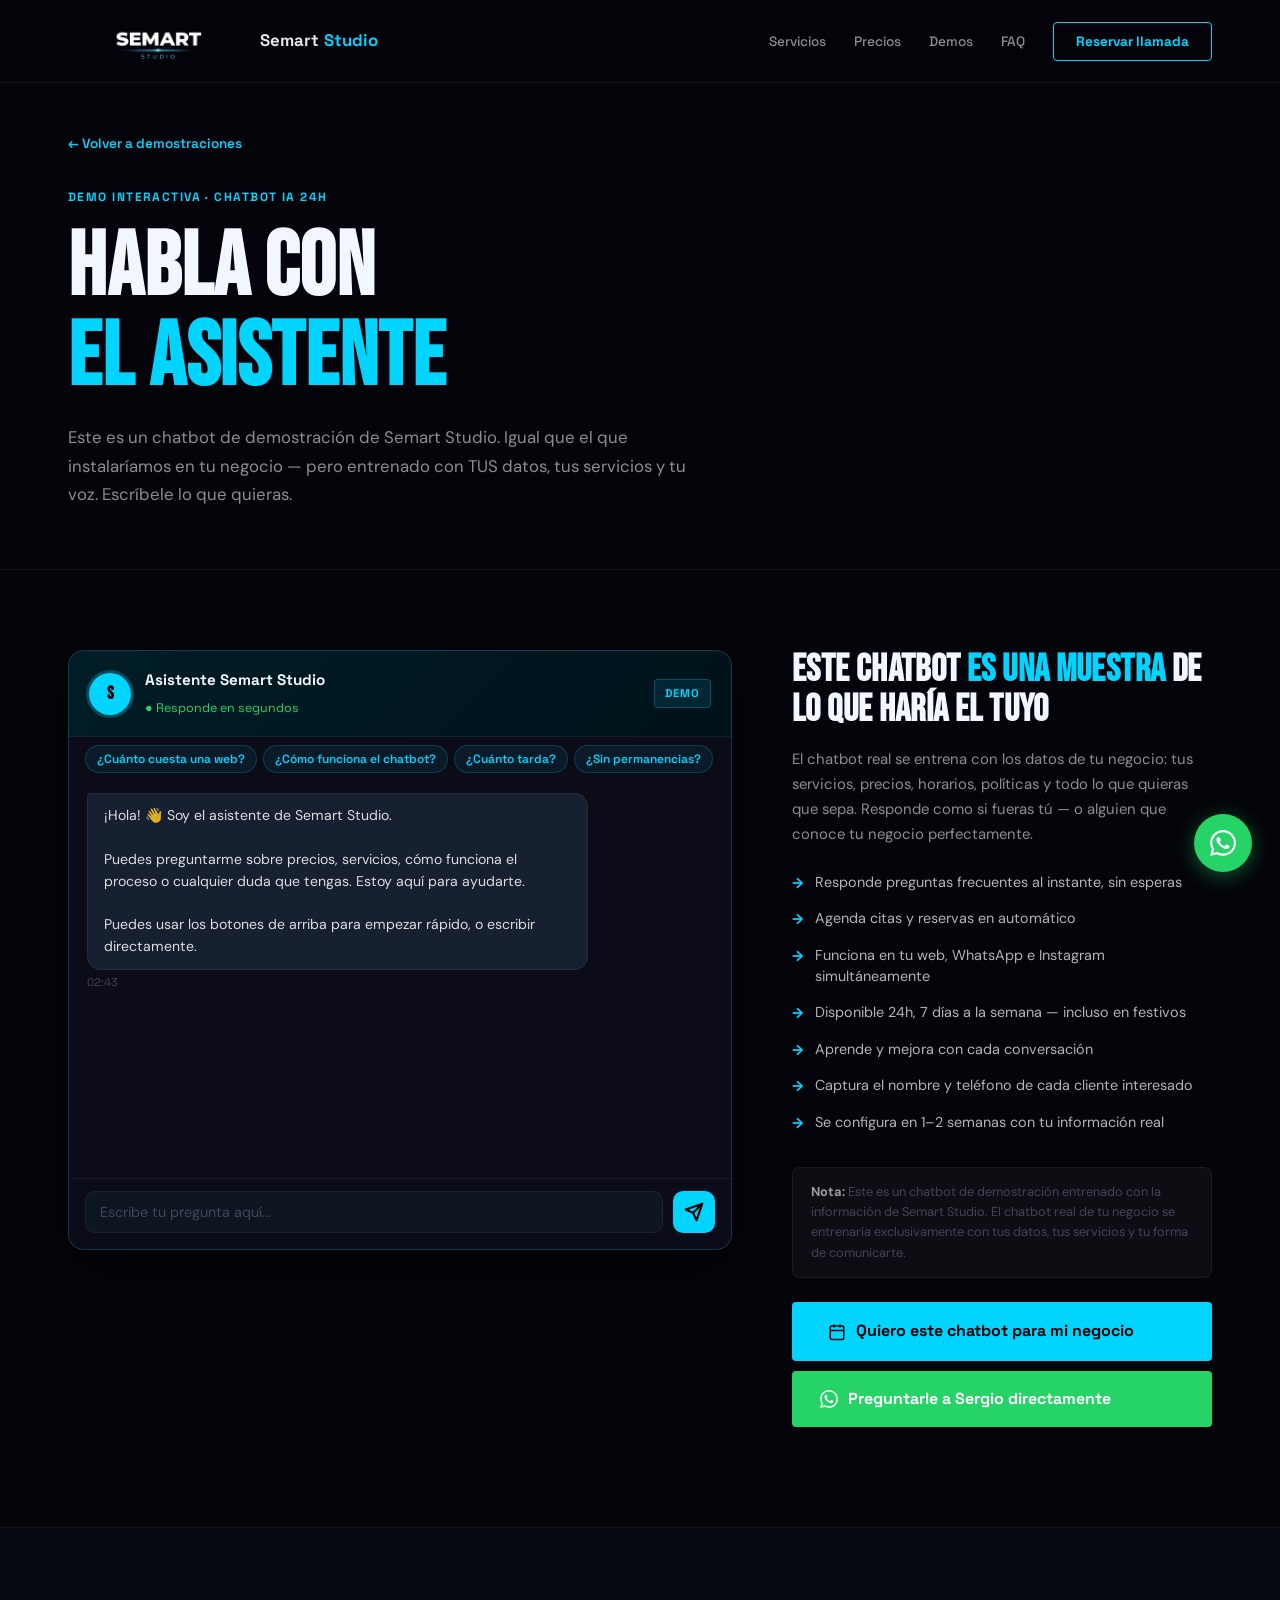
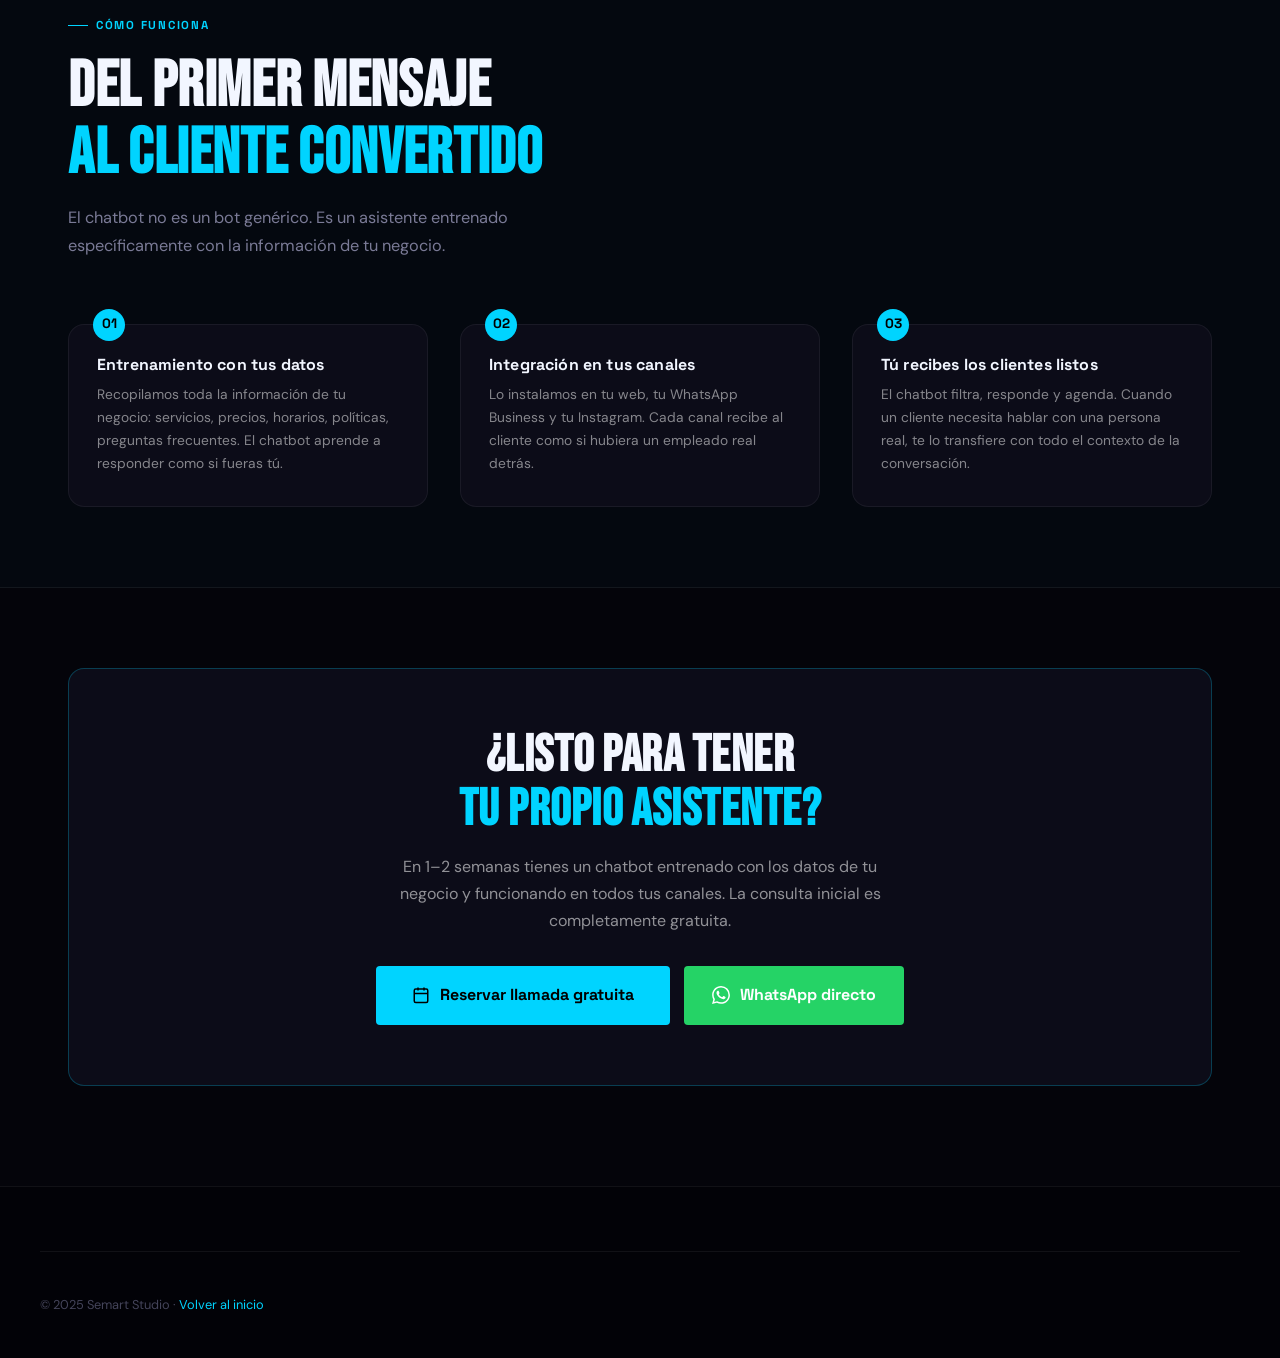
<file: demos/chatbot.html>
<!DOCTYPE html>
<html lang="es">
<head>
  <meta charset="UTF-8" />
  <meta name="viewport" content="width=device-width, initial-scale=1.0" />
  <title>Demo Chatbot IA — Habla con el asistente | Semart Studio</title>
  <meta name="description" content="Prueba en vivo cómo funciona un chatbot IA entrenado con la información de tu negocio. Conversa, pregunta y descubre lo que puede hacer por ti." />
  <link rel="icon" type="image/svg+xml" href="data:image/svg+xml,%3Csvg xmlns='http://www.w3.org/2000/svg' viewBox='0 0 32 32'%3E%3Crect width='32' height='32' rx='7' fill='%2304040A'/%3E%3Ctext x='16' y='23' font-family='Arial Black,sans-serif' font-weight='900' font-size='20' fill='%2300D4FF' text-anchor='middle'%3ES%3C/text%3E%3C/svg%3E" />
  <link rel="preconnect" href="https://fonts.googleapis.com" />
  <link rel="preconnect" href="https://fonts.gstatic.com" crossorigin />
  <link href="https://fonts.googleapis.com/css2?family=Bebas+Neue&family=DM+Sans:opsz,wght@9..40,400;9..40,500;9..40,600&family=Space+Grotesk:wght@400;600;700&display=swap" rel="stylesheet" />
  <link rel="stylesheet" href="../styles.css" />
  <style>
    .demo-page-hero { padding: 130px 0 60px; border-bottom: 1px solid var(--border); }
    .demo-back { display: inline-flex; align-items: center; gap: 8px; color: var(--cyan); font-family: 'Space Grotesk', sans-serif; font-size: 0.85rem; font-weight: 600; margin-bottom: 32px; transition: gap 0.3s; }
    .demo-back:hover { gap: 14px; }
    .demo-page-label { font-size: 0.75rem; font-weight: 700; letter-spacing: 0.12em; text-transform: uppercase; color: var(--cyan); font-family: 'Space Grotesk', sans-serif; margin-bottom: 16px; }
    .demo-page-title { font-family: 'Bebas Neue', sans-serif; font-size: clamp(3rem, 7vw, 6rem); color: var(--white); line-height: 1; margin-bottom: 20px; }
    .demo-page-title em { color: var(--cyan); font-style: normal; }
    .demo-page-lead { font-size: 1.05rem; color: rgba(255,255,255,0.55); max-width: 640px; line-height: 1.7; }

    /* ---- CHAT DEMO SECTION ---- */
    .chat-demo-section { padding: 80px 0 100px; }
    .chat-demo-layout { display: grid; grid-template-columns: 1fr 420px; gap: 60px; align-items: start; }

    /* Chat interface */
    .chat-interface {
      background: var(--card);
      border: 1px solid var(--border-h);
      border-radius: 16px;
      overflow: hidden;
      box-shadow: 0 16px 64px rgba(0,0,0,0.6);
      display: flex;
      flex-direction: column;
      height: 600px;
    }
    .ci-head {
      background: linear-gradient(135deg, #001D26, #00121A);
      border-bottom: 1px solid var(--border);
      padding: 16px 20px;
      display: flex;
      align-items: center;
      gap: 14px;
      flex-shrink: 0;
    }
    .ci-av {
      width: 42px; height: 42px;
      border-radius: 50%;
      background: var(--cyan);
      color: #000;
      font-size: 18px;
      font-weight: 900;
      font-family: 'Bebas Neue', sans-serif;
      display: flex;
      align-items: center;
      justify-content: center;
      box-shadow: 0 0 0 3px rgba(0,212,255,0.25);
      flex-shrink: 0;
    }
    .ci-meta strong {
      display: block;
      font-family: 'Space Grotesk', sans-serif;
      font-size: 0.95rem;
      color: var(--white);
      margin-bottom: 2px;
    }
    .ci-meta span { font-size: 0.78rem; color: #25D366; font-family: 'Space Grotesk', sans-serif; }
    .ci-badge {
      margin-left: auto;
      padding: 4px 10px;
      background: rgba(0,212,255,0.1);
      border: 1px solid rgba(0,212,255,0.25);
      border-radius: 4px;
      font-size: 0.7rem;
      font-weight: 700;
      color: var(--cyan);
      font-family: 'Space Grotesk', sans-serif;
      letter-spacing: 0.08em;
      text-transform: uppercase;
    }
    .ci-body {
      flex: 1;
      overflow-y: auto;
      padding: 20px 18px 12px;
      display: flex;
      flex-direction: column;
      gap: 10px;
      scroll-behavior: smooth;
    }
    .ci-body::-webkit-scrollbar { width: 3px; }
    .ci-body::-webkit-scrollbar-thumb { background: var(--border-h); border-radius: 2px; }
    .ci-msg { display: flex; flex-direction: column; gap: 3px; max-width: 80%; }
    .ci-msg-text {
      padding: 11px 16px;
      border-radius: 14px;
      font-size: 0.88rem;
      line-height: 1.55;
      font-family: 'DM Sans', sans-serif;
      white-space: pre-wrap;
      word-break: break-word;
    }
    .ci-msg.bot { align-self: flex-start; }
    .ci-msg.bot .ci-msg-text { background: #162030; color: rgba(255,255,255,0.85); border-radius: 4px 14px 14px 14px; border: 1px solid var(--border); }
    .ci-msg.user { align-self: flex-end; }
    .ci-msg.user .ci-msg-text { background: var(--cyan); color: #000; font-weight: 500; border-radius: 14px 14px 4px 14px; }
    .ci-msg-time { font-size: 0.7rem; color: var(--dim); font-family: 'Space Grotesk', sans-serif; }
    .ci-msg.user .ci-msg-time { align-self: flex-end; }
    .ci-typing {
      display: flex;
      align-items: center;
      gap: 5px;
      padding: 12px 16px;
      background: #162030;
      border-radius: 4px 14px 14px 14px;
      border: 1px solid var(--border);
      align-self: flex-start;
      width: fit-content;
    }
    .ci-typing span { width: 7px; height: 7px; background: var(--dim); border-radius: 50%; animation: ciDot 1.2s infinite; }
    .ci-typing span:nth-child(2) { animation-delay: 0.2s; }
    .ci-typing span:nth-child(3) { animation-delay: 0.4s; }
    @keyframes ciDot { 0%,60%,100% { transform:translateY(0); opacity:0.4; } 30% { transform:translateY(-5px); opacity:1; } }
    .ci-footer {
      padding: 12px 16px 16px;
      border-top: 1px solid var(--border);
      display: flex;
      gap: 10px;
      align-items: center;
      flex-shrink: 0;
      background: var(--card);
    }
    .ci-input {
      flex: 1;
      background: #0d1520;
      border: 1px solid var(--border);
      border-radius: 10px;
      padding: 11px 14px;
      color: var(--white);
      font-size: 0.9rem;
      font-family: 'DM Sans', sans-serif;
      outline: none;
      transition: border-color 0.2s;
    }
    .ci-input::placeholder { color: var(--dim); }
    .ci-input:focus { border-color: var(--cyan); }
    .ci-send {
      width: 42px; height: 42px;
      background: var(--cyan);
      border: none;
      border-radius: 10px;
      color: #000;
      display: flex;
      align-items: center;
      justify-content: center;
      cursor: pointer;
      flex-shrink: 0;
      transition: var(--t);
    }
    .ci-send:hover { background: #00EEFF; transform: scale(1.05); }
    .ci-suggestions {
      padding: 8px 16px 0;
      display: flex;
      flex-wrap: wrap;
      gap: 6px;
      flex-shrink: 0;
    }
    .ci-sug-btn {
      padding: 5px 11px;
      background: rgba(0,212,255,0.07);
      border: 1px solid rgba(0,212,255,0.2);
      border-radius: 20px;
      color: var(--cyan);
      font-size: 0.75rem;
      font-weight: 600;
      font-family: 'Space Grotesk', sans-serif;
      cursor: pointer;
      transition: var(--t);
      white-space: nowrap;
    }
    .ci-sug-btn:hover { background: rgba(0,212,255,0.15); border-color: var(--cyan); }

    /* Right side info */
    .chat-info-col { position: sticky; top: 90px; }
    .chat-info-col h2 { font-family: 'Bebas Neue', sans-serif; font-size: clamp(1.8rem, 3vw, 2.8rem); color: var(--white); margin-bottom: 16px; }
    .chat-info-col h2 em { color: var(--cyan); font-style: normal; }
    .chat-info-col > p { font-size: 0.93rem; color: rgba(255,255,255,0.55); line-height: 1.7; margin-bottom: 24px; }
    .chat-feat-list { list-style: none; display: flex; flex-direction: column; gap: 14px; margin-bottom: 32px; }
    .chat-feat-list li { display: flex; align-items: flex-start; gap: 12px; font-size: 0.9rem; color: rgba(255,255,255,0.7); line-height: 1.5; }
    .chat-feat-list li::before { content: '→'; color: var(--cyan); flex-shrink: 0; margin-top: 1px; font-weight: 700; }
    .chat-disclaimer {
      padding: 14px 18px;
      background: rgba(255,255,255,0.04);
      border: 1px solid var(--border);
      border-radius: 8px;
      font-size: 0.8rem;
      color: var(--dim);
      line-height: 1.6;
      margin-bottom: 24px;
    }
    .chat-disclaimer strong { color: rgba(255,255,255,0.6); }
    .chat-cta-btns { display: flex; flex-direction: column; gap: 10px; }

    /* ---- HOW IT WORKS ---- */
    .how-section { padding: 80px 0; border-top: 1px solid var(--border); border-bottom: 1px solid var(--border); background: rgba(0,212,255,0.02); }
    .how-grid { display: grid; grid-template-columns: repeat(3, 1fr); gap: 32px; margin-top: 48px; }
    .how-card {
      background: var(--card);
      border: 1px solid var(--border);
      border-radius: var(--radius);
      padding: 32px 28px;
      position: relative;
    }
    .how-num {
      position: absolute;
      top: -16px; left: 24px;
      width: 32px; height: 32px;
      background: var(--cyan);
      color: #000;
      border-radius: 50%;
      font-size: 0.85rem;
      font-weight: 700;
      font-family: 'Space Grotesk', sans-serif;
      display: flex;
      align-items: center;
      justify-content: center;
    }
    .how-card h3 { font-family: 'Space Grotesk', sans-serif; font-size: 1rem; font-weight: 700; color: var(--white); margin-bottom: 10px; }
    .how-card p { font-size: 0.86rem; color: rgba(255,255,255,0.5); line-height: 1.65; margin: 0; }

    /* CTA */
    .demo-cta-box { margin: 80px 0 0; padding: 60px; background: var(--card); border: 1px solid var(--border-h); border-radius: var(--radius); text-align: center; }
    .demo-cta-box h2 { font-family: 'Bebas Neue', sans-serif; font-size: clamp(2rem, 4vw, 3.5rem); color: var(--white); margin-bottom: 16px; }
    .demo-cta-box h2 em { color: var(--cyan); font-style: normal; }
    .demo-cta-box p { color: rgba(255,255,255,0.55); font-size: 1rem; max-width: 520px; margin: 0 auto 32px; line-height: 1.7; }
    .demo-cta-btns { display: flex; gap: 14px; justify-content: center; flex-wrap: wrap; }

    @media (max-width: 1100px) {
      .chat-demo-layout { grid-template-columns: 1fr; }
      .chat-info-col { position: static; }
      .how-grid { grid-template-columns: 1fr; }
    }
    @media (max-width: 768px) {
      .chat-interface { height: 500px; }
      .demo-cta-box { padding: 36px 24px; }
    }
  </style>
</head>
<body>
  <nav class="navbar scrolled" id="navbar">
    <div class="container nav-inner">
      <a href="../index.html" class="logo-link">
        <img src="../img/logo-transparent.png" alt="Semart Studio" class="nav-logo" width="46" height="46" />
        <span class="nav-logo-label" style="opacity:1;transform:none;">Semart <em>Studio</em></span>
      </a>
      <ul class="nav-links" id="navLinks">
        <li><a href="../index.html#servicios" class="nav-link">Servicios</a></li>
        <li><a href="../index.html#precios" class="nav-link">Precios</a></li>
        <li><a href="../index.html#demos" class="nav-link">Demos</a></li>
        <li><a href="../index.html#faq" class="nav-link">FAQ</a></li>
        <li><a href="https://calendly.com/semartstudio/diagnostico-negocio" class="nav-cta" target="_blank" rel="noopener noreferrer">Reservar llamada</a></li>
      </ul>
      <button class="hamburger" id="hamburger" aria-label="Abrir menú"><span></span><span></span><span></span></button>
    </div>
  </nav>

  <!-- HERO -->
  <header class="demo-page-hero">
    <div class="container">
      <a href="../index.html#demos" class="demo-back">← Volver a demostraciones</a>
      <p class="demo-page-label">Demo interactiva · Chatbot IA 24h</p>
      <h1 class="demo-page-title">Habla con<br/><em>el asistente</em></h1>
      <p class="demo-page-lead">Este es un chatbot de demostración de Semart Studio. Igual que el que instalaríamos en tu negocio — pero entrenado con TUS datos, tus servicios y tu voz. Escríbele lo que quieras.</p>
    </div>
  </header>

  <!-- CHAT DEMO -->
  <section class="chat-demo-section">
    <div class="container">
      <div class="chat-demo-layout">

        <!-- CHAT INTERFACE -->
        <div>
          <div class="chat-interface" aria-label="Chat demo con asistente de Semart Studio">
            <div class="ci-head">
              <div class="ci-av">S</div>
              <div class="ci-meta">
                <strong>Asistente Semart Studio</strong>
                <span>● Responde en segundos</span>
              </div>
              <span class="ci-badge">Demo</span>
            </div>
            <div class="ci-suggestions" id="ciSuggestions">
              <button class="ci-sug-btn" onclick="sendSuggestion('¿Cuánto cuesta una web?')">¿Cuánto cuesta una web?</button>
              <button class="ci-sug-btn" onclick="sendSuggestion('¿Cómo funciona el chatbot?')">¿Cómo funciona el chatbot?</button>
              <button class="ci-sug-btn" onclick="sendSuggestion('¿En cuánto tiempo tendría todo listo?')">¿Cuánto tarda?</button>
              <button class="ci-sug-btn" onclick="sendSuggestion('¿Puedo cancelar cuando quiera?')">¿Sin permanencias?</button>
            </div>
            <div class="ci-body" id="ciBody"></div>
            <div class="ci-footer">
              <input type="text" id="ciInput" class="ci-input" placeholder="Escribe tu pregunta aquí..." autocomplete="off" maxlength="300" />
              <button class="ci-send" id="ciSend" aria-label="Enviar mensaje">
                <svg width="20" height="20" fill="none" viewBox="0 0 24 24" stroke="currentColor" stroke-width="2.5" aria-hidden="true"><path stroke-linecap="round" stroke-linejoin="round" d="M22 2L11 13M22 2L15 22l-4-9-9-4 20-7z"/></svg>
              </button>
            </div>
          </div>
        </div>

        <!-- INFO COL -->
        <div class="chat-info-col">
          <h2>Este chatbot <em>es una muestra</em> de lo que haría el tuyo</h2>
          <p>El chatbot real se entrena con los datos de tu negocio: tus servicios, precios, horarios, políticas y todo lo que quieras que sepa. Responde como si fueras tú — o alguien que conoce tu negocio perfectamente.</p>
          <ul class="chat-feat-list">
            <li>Responde preguntas frecuentes al instante, sin esperas</li>
            <li>Agenda citas y reservas en automático</li>
            <li>Funciona en tu web, WhatsApp e Instagram simultáneamente</li>
            <li>Disponible 24h, 7 días a la semana — incluso en festivos</li>
            <li>Aprende y mejora con cada conversación</li>
            <li>Captura el nombre y teléfono de cada cliente interesado</li>
            <li>Se configura en 1–2 semanas con tu información real</li>
          </ul>
          <div class="chat-disclaimer">
            <strong>Nota:</strong> Este es un chatbot de demostración entrenado con la información de Semart Studio. El chatbot real de tu negocio se entrenaría exclusivamente con tus datos, tus servicios y tu forma de comunicarte.
          </div>
          <div class="chat-cta-btns">
            <a href="https://calendly.com/semartstudio/diagnostico-negocio" class="btn-cta-cal" target="_blank" rel="noopener noreferrer">
              <svg xmlns="http://www.w3.org/2000/svg" width="18" height="18" fill="none" viewBox="0 0 24 24" stroke="currentColor" stroke-width="2" aria-hidden="true"><rect x="3" y="4" width="18" height="18" rx="2"/><line x1="16" y1="2" x2="16" y2="6"/><line x1="8" y1="2" x2="8" y2="6"/><line x1="3" y1="10" x2="21" y2="10"/></svg>
              Quiero este chatbot para mi negocio
            </a>
            <a href="https://wa.me/34XXXXXXXXX?text=Hola%20Sergio%2C%20quiero%20un%20chatbot%20para%20mi%20negocio" class="btn-cta-wa" target="_blank" rel="noopener noreferrer">
              <svg xmlns="http://www.w3.org/2000/svg" width="18" height="18" viewBox="0 0 24 24" fill="currentColor" aria-hidden="true"><path d="M17.472 14.382c-.297-.149-1.758-.867-2.03-.967-.273-.099-.471-.148-.67.15-.197.297-.767.966-.94 1.164-.173.199-.347.223-.644.075-.297-.15-1.255-.463-2.39-1.475-.883-.788-1.48-1.761-1.653-2.059-.173-.297-.018-.458.13-.606.134-.133.298-.347.446-.52.149-.174.198-.298.298-.497.099-.198.05-.371-.025-.52-.075-.149-.669-1.612-.916-2.207-.242-.579-.487-.5-.669-.51-.173-.008-.371-.01-.57-.01-.198 0-.52.074-.792.372-.272.297-1.04 1.016-1.04 2.479 0 1.462 1.065 2.875 1.213 3.074.149.198 2.096 3.2 5.077 4.487.709.306 1.262.489 1.694.625.712.227 1.36.195 1.871.118.571-.085 1.758-.719 2.006-1.413.248-.694.248-1.289.173-1.413-.074-.124-.272-.198-.57-.347m-5.421 7.403h-.004a9.87 9.87 0 01-5.031-1.378l-.361-.214-3.741.982.998-3.648-.235-.374a9.86 9.86 0 01-1.51-5.26c.001-5.45 4.436-9.884 9.888-9.884 2.64 0 5.122 1.03 6.988 2.898a9.825 9.825 0 012.893 6.994c-.003 5.45-4.437 9.884-9.885 9.884m8.413-18.297A11.815 11.815 0 0012.05 0C5.495 0 .16 5.335.157 11.892c0 2.096.547 4.142 1.588 5.945L.057 24l6.305-1.654a11.882 11.882 0 005.683 1.448h.005c6.554 0 11.89-5.335 11.893-11.893a11.821 11.821 0 00-3.48-8.413z"/></svg>
              Preguntarle a Sergio directamente
            </a>
          </div>
        </div>

      </div>
    </div>
  </section>

  <!-- HOW IT WORKS -->
  <section class="how-section">
    <div class="container">
      <div class="section-header">
        <span class="label-tag">Cómo funciona</span>
        <h2 class="section-title">Del primer mensaje<br/><em>al cliente convertido</em></h2>
        <p class="section-sub">El chatbot no es un bot genérico. Es un asistente entrenado específicamente con la información de tu negocio.</p>
      </div>
      <div class="how-grid">
        <div class="how-card reveal">
          <div class="how-num">01</div>
          <h3>Entrenamiento con tus datos</h3>
          <p>Recopilamos toda la información de tu negocio: servicios, precios, horarios, políticas, preguntas frecuentes. El chatbot aprende a responder como si fueras tú.</p>
        </div>
        <div class="how-card reveal">
          <div class="how-num">02</div>
          <h3>Integración en tus canales</h3>
          <p>Lo instalamos en tu web, tu WhatsApp Business y tu Instagram. Cada canal recibe al cliente como si hubiera un empleado real detrás.</p>
        </div>
        <div class="how-card reveal">
          <div class="how-num">03</div>
          <h3>Tú recibes los clientes listos</h3>
          <p>El chatbot filtra, responde y agenda. Cuando un cliente necesita hablar con una persona real, te lo transfiere con todo el contexto de la conversación.</p>
        </div>
      </div>
    </div>
  </section>

  <!-- CTA -->
  <section style="padding: 0 0 100px;">
    <div class="container">
      <div class="demo-cta-box">
        <h2>¿Listo para tener<br/><em>tu propio asistente?</em></h2>
        <p>En 1–2 semanas tienes un chatbot entrenado con los datos de tu negocio y funcionando en todos tus canales. La consulta inicial es completamente gratuita.</p>
        <div class="demo-cta-btns">
          <a href="https://calendly.com/semartstudio/diagnostico-negocio" class="btn-cta-cal" target="_blank" rel="noopener noreferrer">
            <svg xmlns="http://www.w3.org/2000/svg" width="18" height="18" fill="none" viewBox="0 0 24 24" stroke="currentColor" stroke-width="2" aria-hidden="true"><rect x="3" y="4" width="18" height="18" rx="2"/><line x1="16" y1="2" x2="16" y2="6"/><line x1="8" y1="2" x2="8" y2="6"/><line x1="3" y1="10" x2="21" y2="10"/></svg>
            Reservar llamada gratuita
          </a>
          <a href="https://wa.me/34XXXXXXXXX?text=Hola%20Sergio%2C%20quiero%20saber%20m%C3%A1s%20sobre%20el%20chatbot%20IA" class="btn-cta-wa" target="_blank" rel="noopener noreferrer">
            <svg xmlns="http://www.w3.org/2000/svg" width="18" height="18" viewBox="0 0 24 24" fill="currentColor" aria-hidden="true"><path d="M17.472 14.382c-.297-.149-1.758-.867-2.03-.967-.273-.099-.471-.148-.67.15-.197.297-.767.966-.94 1.164-.173.199-.347.223-.644.075-.297-.15-1.255-.463-2.39-1.475-.883-.788-1.48-1.761-1.653-2.059-.173-.297-.018-.458.13-.606.134-.133.298-.347.446-.52.149-.174.198-.298.298-.497.099-.198.05-.371-.025-.52-.075-.149-.669-1.612-.916-2.207-.242-.579-.487-.5-.669-.51-.173-.008-.371-.01-.57-.01-.198 0-.52.074-.792.372-.272.297-1.04 1.016-1.04 2.479 0 1.462 1.065 2.875 1.213 3.074.149.198 2.096 3.2 5.077 4.487.709.306 1.262.489 1.694.625.712.227 1.36.195 1.871.118.571-.085 1.758-.719 2.006-1.413.248-.694.248-1.289.173-1.413-.074-.124-.272-.198-.57-.347m-5.421 7.403h-.004a9.87 9.87 0 01-5.031-1.378l-.361-.214-3.741.982.998-3.648-.235-.374a9.86 9.86 0 01-1.51-5.26c.001-5.45 4.436-9.884 9.888-9.884 2.64 0 5.122 1.03 6.988 2.898a9.825 9.825 0 012.893 6.994c-.003 5.45-4.437 9.884-9.885 9.884m8.413-18.297A11.815 11.815 0 0012.05 0C5.495 0 .16 5.335.157 11.892c0 2.096.547 4.142 1.588 5.945L.057 24l6.305-1.654a11.882 11.882 0 005.683 1.448h.005c6.554 0 11.89-5.335 11.893-11.893a11.821 11.821 0 00-3.48-8.413z"/></svg>
            WhatsApp directo
          </a>
        </div>
      </div>
    </div>
  </section>

  <footer class="footer">
    <div class="container footer-bottom">
      <div class="footer-bottom-inner" style="padding: 24px 0;">
        <p>© 2025 Semart Studio · <a href="../index.html" style="color:var(--cyan);">Volver al inicio</a></p>
      </div>
    </div>
  </footer>

  <a href="https://wa.me/34XXXXXXXXX?text=Hola%20Sergio%2C%20me%20interesa%20saber%20m%C3%A1s" class="wa-float" target="_blank" rel="noopener noreferrer" aria-label="WhatsApp">
    <svg xmlns="http://www.w3.org/2000/svg" width="26" height="26" viewBox="0 0 24 24" fill="white" aria-hidden="true"><path d="M17.472 14.382c-.297-.149-1.758-.867-2.03-.967-.273-.099-.471-.148-.67.15-.197.297-.767.966-.94 1.164-.173.199-.347.223-.644.075-.297-.15-1.255-.463-2.39-1.475-.883-.788-1.48-1.761-1.653-2.059-.173-.297-.018-.458.13-.606.134-.133.298-.347.446-.52.149-.174.198-.298.298-.497.099-.198.05-.371-.025-.52-.075-.149-.669-1.612-.916-2.207-.242-.579-.487-.5-.669-.51-.173-.008-.371-.01-.57-.01-.198 0-.52.074-.792.372-.272.297-1.04 1.016-1.04 2.479 0 1.462 1.065 2.875 1.213 3.074.149.198 2.096 3.2 5.077 4.487.709.306 1.262.489 1.694.625.712.227 1.36.195 1.871.118.571-.085 1.758-.719 2.006-1.413.248-.694.248-1.289.173-1.413-.074-.124-.272-.198-.57-.347m-5.421 7.403h-.004a9.87 9.87 0 01-5.031-1.378l-.361-.214-3.741.982.998-3.648-.235-.374a9.86 9.86 0 01-1.51-5.26c.001-5.45 4.436-9.884 9.888-9.884 2.64 0 5.122 1.03 6.988 2.898a9.825 9.825 0 012.893 6.994c-.003 5.45-4.437 9.884-9.885 9.884m8.413-18.297A11.815 11.815 0 0012.05 0C5.495 0 .16 5.335.157 11.892c0 2.096.547 4.142 1.588 5.945L.057 24l6.305-1.654a11.882 11.882 0 005.683 1.448h.005c6.554 0 11.89-5.335 11.893-11.893a11.821 11.821 0 00-3.48-8.413z"/></svg>
    <span class="wa-tooltip">¡Escríbeme!</span>
  </a>

  <script>
    document.getElementById('hamburger').addEventListener('click', function() {
      this.classList.toggle('open');
      document.getElementById('navLinks').classList.toggle('open');
    });
    document.querySelectorAll('.reveal').forEach(el => {
      new IntersectionObserver(entries => {
        entries.forEach(e => { if (e.isIntersecting) e.target.classList.add('visible'); });
      }, { threshold: 0.1 }).observe(el);
    });

    /* ---- Knowledge base ---- */
    const chatKB = [
      { match: /^(hola|hey|buenos|buenas|ola|hi|hello|qué tal|que tal|saludos|buenas tardes|buenos días|buenas noches)(\s.*)?$/i, reply: `¡Hola! 👋\n\n¿En qué te puedo ayudar? Cuéntame un poco de tu negocio y te digo qué tiene más sentido para tu caso.` },
      { match: /no sé|no sabría|no se qué|no se que|no tengo claro|qué me conviene|que me conviene|cuál me viene|cual me viene|qué elegir|que elegir|por dónde empiezo|por donde empiezo|qué me recomiendas|que me recomiendas|no sé cuál|no se cual|qué necesito|que necesito/i, reply: `Eso es exactamente lo más habitual — casi nadie sabe por dónde empezar, y tiene todo el sentido.\n\nAntes de decirte nada, cuéntame: ¿tienes web ahora mismo? ¿Y cómo llegan la mayoría de tus clientes hoy — te buscan en Google, te recomiendan, redes sociales?\n\nCon eso ya puedo decirte qué cambiaría más la cosa para tu negocio.` },
      { match: /(fisio|fisioterapia|fisioterapeuta|osteopata|osteopatía)/i, reply: `Una clínica de fisio tiene mucho margen para crecer online, la mayoría no lo están aprovechando bien.\n\nCasi todos los pacientes nuevos buscan "fisioterapeuta + ciudad" antes de llamar. Si no apareces o tu web no transmite confianza, se van al siguiente resultado sin pensárselo.\n\nLo que más impacto suele tener en vuestro sector:\n→ Web optimizada para Google con reserva online integrada\n→ Recordatorios automáticos 24h antes (las cancelaciones de última hora son el gran problema)\n\n¿Tienes web ahora mismo? ¿Y cuánto os afectan las cancelaciones tardías?` },
      { match: /(clínica|clinica|médico|medico|consulta médica|consulta medica|dentista|dental|odontolog)/i, reply: `Para una clínica lo más importante suele ser la captación de pacientes nuevos + reducir cancelaciones, que en este sector duelen mucho.\n\n¿Aparecéis en Google cuando alguien busca vuestro servicio en vuestra ciudad? Mucha gente busca antes de llamar, y si no estáis en los primeros resultados, directamente no existís para ese paciente potencial.\n\n¿Tenéis web ahora? ¿Y cómo conseguís la mayoría de pacientes nuevos actualmente?` },
      { match: /(peluquer|barbería|barberia|estética|estetica|nail|uñas|depilac|belleza)/i, reply: `Los centros de belleza y peluquerías son los negocios que más se benefician de la automatización — porque el tiempo al teléfono tomando citas es un problema real.\n\nLo más habitual: recordatorio automático 24h antes, las cancelas de último momento caen un 60%. Y que los clientes puedan reservar solos desde el móvil a las 11 de la noche, que es cuando más se acuerdan.\n\n¿Cuánto tiempo calculas que se pierde a la semana solo con el tema de citas?` },
      { match: /(restaurante|bar |cafetería|cafeteria|hostelería|hosteleria|comida|gastro|carta|menú)/i, reply: `Un restaurante tiene mucho que ganar online, especialmente si dependéis de reservas.\n\nLo más urgente: ¿aparecéis en Google Maps con fotos actualizadas y buenas reseñas? Ese es el primer filtro que usa la gente para elegir dónde comer. Si no tenéis eso bien trabajado, estáis perdiendo clientes que ya os querían elegir.\n\n¿Cómo está vuestra situación ahora mismo en Google?` },
      { match: /(gimnasio|gym |fitness|pilates|yoga|crossfit|entrenamiento|personal trainer)/i, reply: `Para un gimnasio, hay dos cosas que más impacto tienen: conseguir socios nuevos en momentos clave y retener a los que ya tienes.\n\nLa automatización aquí es muy potente: mensaje a quien lleva 2 semanas sin venir, oferta de renovación antes de que caduque, recordatorio de clase... todo sin que tengas que hacer nada.\n\n¿Cómo estáis gestionando las bajas ahora? ¿Y los meses de más baja afluencia?` },
      { match: /(academia|clases|formación|formacion|curso|escuela)/i, reply: `Una academia tiene un ciclo muy marcado — septiembre y enero son los momentos de captar alumnos, y el resto del año es retener y llenar bajas.\n\nLo que más funciona: web que aparezca en Google + sistema que recuerde a los alumnos sus clases y automatice las inscripciones.\n\n¿Qué asignaturas o cursos dais? Y, ¿tenéis web ahora mismo?` },
      { match: /(taller|mecánico|mecanico|reparación|reparacion|chapista)/i, reply: `Un taller tiene una ventaja enorme: los clientes buscan específicamente cuando tienen un problema, y el que aparece primero en Google se lleva la llamada.\n\nEl combo que más funciona: presencia en Google bien optimizada + web que transmita profesionalidad + WhatsApp bien visible para pedir presupuesto directo.\n\n¿Cómo consigues la mayoría de clientes ahora — recomendación, Google, o de toda la vida?` },
      { match: /(inmobiliaria|inmueble|alquiler|pisos|casas|propiedades)/i, reply: `En inmobiliaria la web es el activo principal — es donde la gente ve los inmuebles y decide si os llama.\n\nLo importante no es solo que sea bonita, sino que aparezca cuando busquen en Google y que facilite el contacto inmediato. La mayoría de leads se pierden porque la gente tiene que esforzarse para encontrar el botón de contacto.\n\n¿Tenéis web ahora? ¿Y cómo está vuestro posicionamiento local?` },
      { match: /precio|cuánto cuesta|cuanto cuesta|cuánto vale|cuanto vale|coste|presupuest|cuota|tarifa|pagar|cobr/i, reply: `Te doy los rangos orientativos, aunque siempre adaptamos al negocio real:\n\n💻 Web Profesional — desde 450€ (pago único) o 80€/mes\n⚡ Automatizaciones — desde 150€/mes\n🤖 Chatbot IA — desde 250€/mes\n🚀 Pack Completo — desde 2.500€ o 300€/mes\n\nEn la llamada gratuita te doy un número exacto para tu caso. Sin compromiso y sin sorpresas después. ¿Qué presupuesto tienes más o menos en mente?` },
      { match: /web|página|pagina|diseño|website/i, reply: `La web que hacemos no es solo "algo bonito en internet". Está pensada para que la gente que te busque en Google llegue a ella, confíe en ti en los primeros 5 segundos y contacte directamente.\n\nIncluye diseño a medida, SEO local, reservas online, WhatsApp siempre visible y reseñas de Google integradas. Lista en 2–4 semanas.\n\n¿Para qué tipo de negocio la necesitas?` },
      { match: /automatiz|recordatorio|confirmaci|seguimiento|cancelaci/i, reply: `Las automatizaciones son básicamente: todo lo que haces repetitivamente a mano — confirmaciones, recordatorios, seguimiento — pero funcionando solo, 24h.\n\nEl impacto más concreto: las cancelaciones de última hora bajan un 60%, y dejas de perder leads porque no respondiste a tiempo.\n\n¿Qué es lo más tedioso que haces manualmente ahora mismo en el día a día?` },
      { match: /chatbot|bot|asistente|inteligencia artificial|ia|24h|24 hora/i, reply: `El chatbot es como tener alguien que atiende a tus clientes a las 3 de la madrugada si hace falta.\n\nResponde preguntas, agenda citas y captura datos — integrado en tu web, WhatsApp o Instagram. Se entrena con la información real de tu negocio, así que responde como si fuera tú.\n\nEste chat que estás usando ahora mismo es un ejemplo. ¿Para qué canal lo necesitarías más?` },
      { match: /pack|completo|todo junto|todo en uno|combo/i, reply: `El Pack Completo es web + automatizaciones + chatbot todo integrado desde el primer día.\n\nLa ventaja de hacerlo junto es que todo se conecta: la web capta al cliente, el chatbot lo atiende, y las automatizaciones hacen el seguimiento. Sin fricciones entre partes.\n\nDesde 2.500€ o 300€/mes. ¿Cuánto tiempo llevas con el negocio y en qué punto estás digitalmente ahora mismo?` },
      { match: /tiempo|plazo|tarda|cuándo|cuando|cuánto tiempo|entrega|semana/i, reply: `Depende del proyecto, pero los tiempos habituales:\n\n→ Web: 2–4 semanas\n→ Automatizaciones: 1–2 semanas\n→ Chatbot: 1–2 semanas\n→ Pack completo: 3–5 semanas\n\nEn cada fase te mando avances para que lo revises y lo apruebes. Nada sale sin que tú lo hayas visto primero.` },
      { match: /sergio|quién eres|quien eres|fundador|sobre ti|equipo|experiencia/i, reply: `Soy Sergio Martínez, tengo 24 años y llevo un tiempo trabajando en hostelería y logística antes de montar Semart Studio.\n\nEso me ayuda bastante — sé lo que es gestionar un negocio con clientes reales, con márgenes ajustados y sin tiempo para complicaciones técnicas. No vengo de una agencia, vengo del campo.\n\nMi forma de trabajar: primero entiendo bien tu negocio, y solo entonces te propongo lo que tiene más sentido. Si no creo que algo te vaya a servir, te lo digo.` },
      { match: /cancel|permanencia|contrato|compromiso|obligat|salir|baja|vincul/i, reply: `Sin permanencias, sin contratos de larga duración.\n\nSi en algún momento no te está aportando lo suficiente, cancelas y ya está. Lo que hagamos siempre es tuyo — la web, las automatizaciones, todo — y no depende de mí para seguir funcionando.\n\nQuiero que sigas conmigo porque los resultados lo merecen, no porque no tengas otra opción.` },
      { match: /valencia|dónde|donde|localiz|presencial|españa|ciudad|ubicaci/i, reply: `Trabajo con negocios de toda España de forma online. Si estás en Valencia o cerca, también podemos vernos en persona si lo prefieres — pero la mayoría de proyectos los hacemos completamente a distancia sin ningún problema.\n\n¿De qué ciudad eres?` },
      { match: /antes tuve|ya probé|ya probe|no funcionó|no funciono|me salió mal|mala experiencia|perdí dinero|me timaron/i, reply: `Lo entiendo, y por desgracia es más común de lo que debería.\n\nLo que suele pasar: se entrega una web genérica que queda bonita pero sin estrategia detrás — sin SEO, sin conversión pensada, sin seguimiento. El cliente no ve clientes nuevos y concluye que "internet no funciona para mí". El problema casi nunca es internet.\n\n¿Qué fue exactamente lo que no funcionó? Cuéntame y te digo con honestidad si lo que necesitas es diferente a lo que ya probaste.` },
      { match: /funciona de verdad|seguro que funciona|me lo demuestras|prueba|demostración|casos|ejemplos/i, reply: `Es la pregunta que me parece más honesta y respetable.\n\nSemart Studio es un proyecto reciente, así que no tengo cartera de clientes de 10 años que enseñarte. Lo que sí tengo es un enfoque muy directo: te digo lo que creo que puede funcionar para tu caso, y si no lo veo claro, te lo digo antes de cobrarte nada.\n\nLo más práctico: una llamada de 20 minutos donde te cuento exactamente qué haría para tu negocio y qué esperar. Sin compromiso.` },
      { match: /caro|demasiado|mucho dinero|no me llega|no tengo tanto|presupuesto bajo|poco presupuesto/i, reply: `Te entiendo, y no voy a insistir en nada que no tenga sentido para ti.\n\nHay opciones para distintos momentos. Empezar solo con una web bien hecha (desde 450€) ya marca una diferencia real si ahora mismo no tienes presencia online.\n\n¿Cuánto aproximadamente podrías invertir? Con eso te cuento qué tiene sentido hacer ahora y qué dejar para más adelante.` },
      { match: /diferenci|por qué vosotros|por qué tú|competencia|otras agencias|otras opciones|freelance/i, reply: `Seré directo: no somos los más baratos ni los más grandes.\n\nLo que sí ofrezco es que hablas conmigo directamente en todo momento — no con un account manager que te pasa mensajes —, y que entiendo los negocios locales desde dentro porque he estado en ese lado.\n\nNo vendo paquetes estándar. Cada proyecto lo pienso desde cero para ese negocio concreto.` },
      { match: /cómo funciona|como funciona|el proceso|qué pasos|cómo empezamos|como empezamos/i, reply: `Sencillo:\n\n1️⃣ Llamada de 20 min (gratis) — me cuentas tu negocio y tus objetivos\n2️⃣ Propuesta a medida — plan claro con precio real, sin letra pequeña\n3️⃣ Desarrollo — me encargo de todo, tú revisas y apruebas cada fase\n4️⃣ Lanzamiento — activo y funcionando, con acompañamiento incluido\n\n¿Quieres que empecemos?` },
      { match: /google|seo|posicion|aparecer|búsqueda|busqueda|reseñas|maps/i, reply: `El SEO local es lo que hace que la gente te encuentre cuando busca lo que ofreces en tu ciudad.\n\nEn la web que hacemos siempre va incluido: estructura optimizada, meta etiquetas, velocidad de carga, y Google Business configurado. Sin eso, la web es un escaparate que nadie ve.\n\n¿Sabes ahora mismo en qué posición apareces si buscas tu servicio en Google?` },
      { match: /contacto|llamada|reunión|reunion|empezar|hablar|consulta/i, reply: `Perfecto, lo más rápido es la llamada gratuita — 20 minutos y te digo exactamente qué tiene más sentido para tu caso.\n\nResérvala en: calendly.com/semartstudio/diagnostico-negocio\n\nO si prefieres ir más directo, el WhatsApp (botón verde en la página) suele ser lo más rápido. Respondo el mismo día.` },
      { match: /garantía|garantia|confianza|seguro|riesgo|fiable/i, reply: `Trabajo con total transparencia:\n\n→ Presupuesto claro antes de empezar, sin cifras que cambian a mitad\n→ Sin costes ocultos\n→ Tú apruebas cada fase antes de publicar\n→ Sin permanencias — cancelas cuando quieras\n→ Lo que hagamos es siempre tuyo\n\nY si en algún momento no estás conforme con el trabajo, lo hablamos. Sin dramas.` },
      { match: /gracias|genial|perfecto|muy bien|ok|vale|👍|entendido/i, reply: `De nada 😊 Si en algún momento tienes más dudas o quieres dar el paso, aquí estoy. Lo más útil siempre es una llamada de 20 minutos — suele aclarar más que cualquier chat.` },
    ];

    function findReply(text) {
      const clean = text.trim();
      for (const entry of chatKB) {
        if (entry.match.test(clean)) return entry.reply;
      }
      return `Entendido 👍\n\nPara darte una respuesta más precisa sobre tu caso concreto, lo mejor es una llamada rápida de 20 minutos.\n\nResérvala gratis en: calendly.com/semartstudio/diagnostico-negocio\n\nO si prefieres, escríbeme por WhatsApp (botón verde en la página) y respondo en minutos.`;
    }

    function now() {
      const d = new Date();
      return d.getHours().toString().padStart(2,'0') + ':' + d.getMinutes().toString().padStart(2,'0');
    }

    function addMsg(body, type, text) {
      const msg = document.createElement('div');
      msg.className = `ci-msg ${type}`;
      const bubble = document.createElement('div');
      bubble.className = 'ci-msg-text';
      bubble.textContent = text;
      const time = document.createElement('div');
      time.className = 'ci-msg-time';
      time.textContent = now();
      msg.appendChild(bubble);
      msg.appendChild(time);
      msg.style.opacity = '0';
      msg.style.transform = 'translateY(8px)';
      body.appendChild(msg);
      body.scrollTop = body.scrollHeight;
      requestAnimationFrame(() => requestAnimationFrame(() => {
        msg.style.transition = 'opacity 0.3s ease, transform 0.3s ease';
        msg.style.opacity = '1';
        msg.style.transform = 'translateY(0)';
      }));
    }

    function showTyping(body) {
      const t = document.createElement('div');
      t.className = 'ci-typing';
      t.innerHTML = '<span></span><span></span><span></span>';
      body.appendChild(t);
      body.scrollTop = body.scrollHeight;
      return t;
    }

    const ciBody = document.getElementById('ciBody');
    const ciInput = document.getElementById('ciInput');
    const ciSend = document.getElementById('ciSend');

    /* Initial greeting */
    setTimeout(() => {
      addMsg(ciBody, 'bot', '¡Hola! 👋 Soy el asistente de Semart Studio.\n\nPuedes preguntarme sobre precios, servicios, cómo funciona el proceso o cualquier duda que tengas. Estoy aquí para ayudarte.\n\nPuedes usar los botones de arriba para empezar rápido, o escribir directamente.');
    }, 500);

    function handleSend(text) {
      const msg = text || (ciInput ? ciInput.value.trim() : '');
      if (!msg) return;
      if (ciInput) ciInput.value = '';
      addMsg(ciBody, 'user', msg);
      const typing = showTyping(ciBody);
      const delay = 800 + Math.random() * 700;
      setTimeout(() => {
        typing.remove();
        addMsg(ciBody, 'bot', findReply(msg));
      }, delay);
    }

    if (ciSend) ciSend.addEventListener('click', () => handleSend());
    if (ciInput) {
      ciInput.addEventListener('keydown', e => {
        if (e.key === 'Enter' && !e.shiftKey) { e.preventDefault(); handleSend(); }
      });
    }

    window.sendSuggestion = function(text) {
      handleSend(text);
    };
  </script>
</body>
</html>
</file>
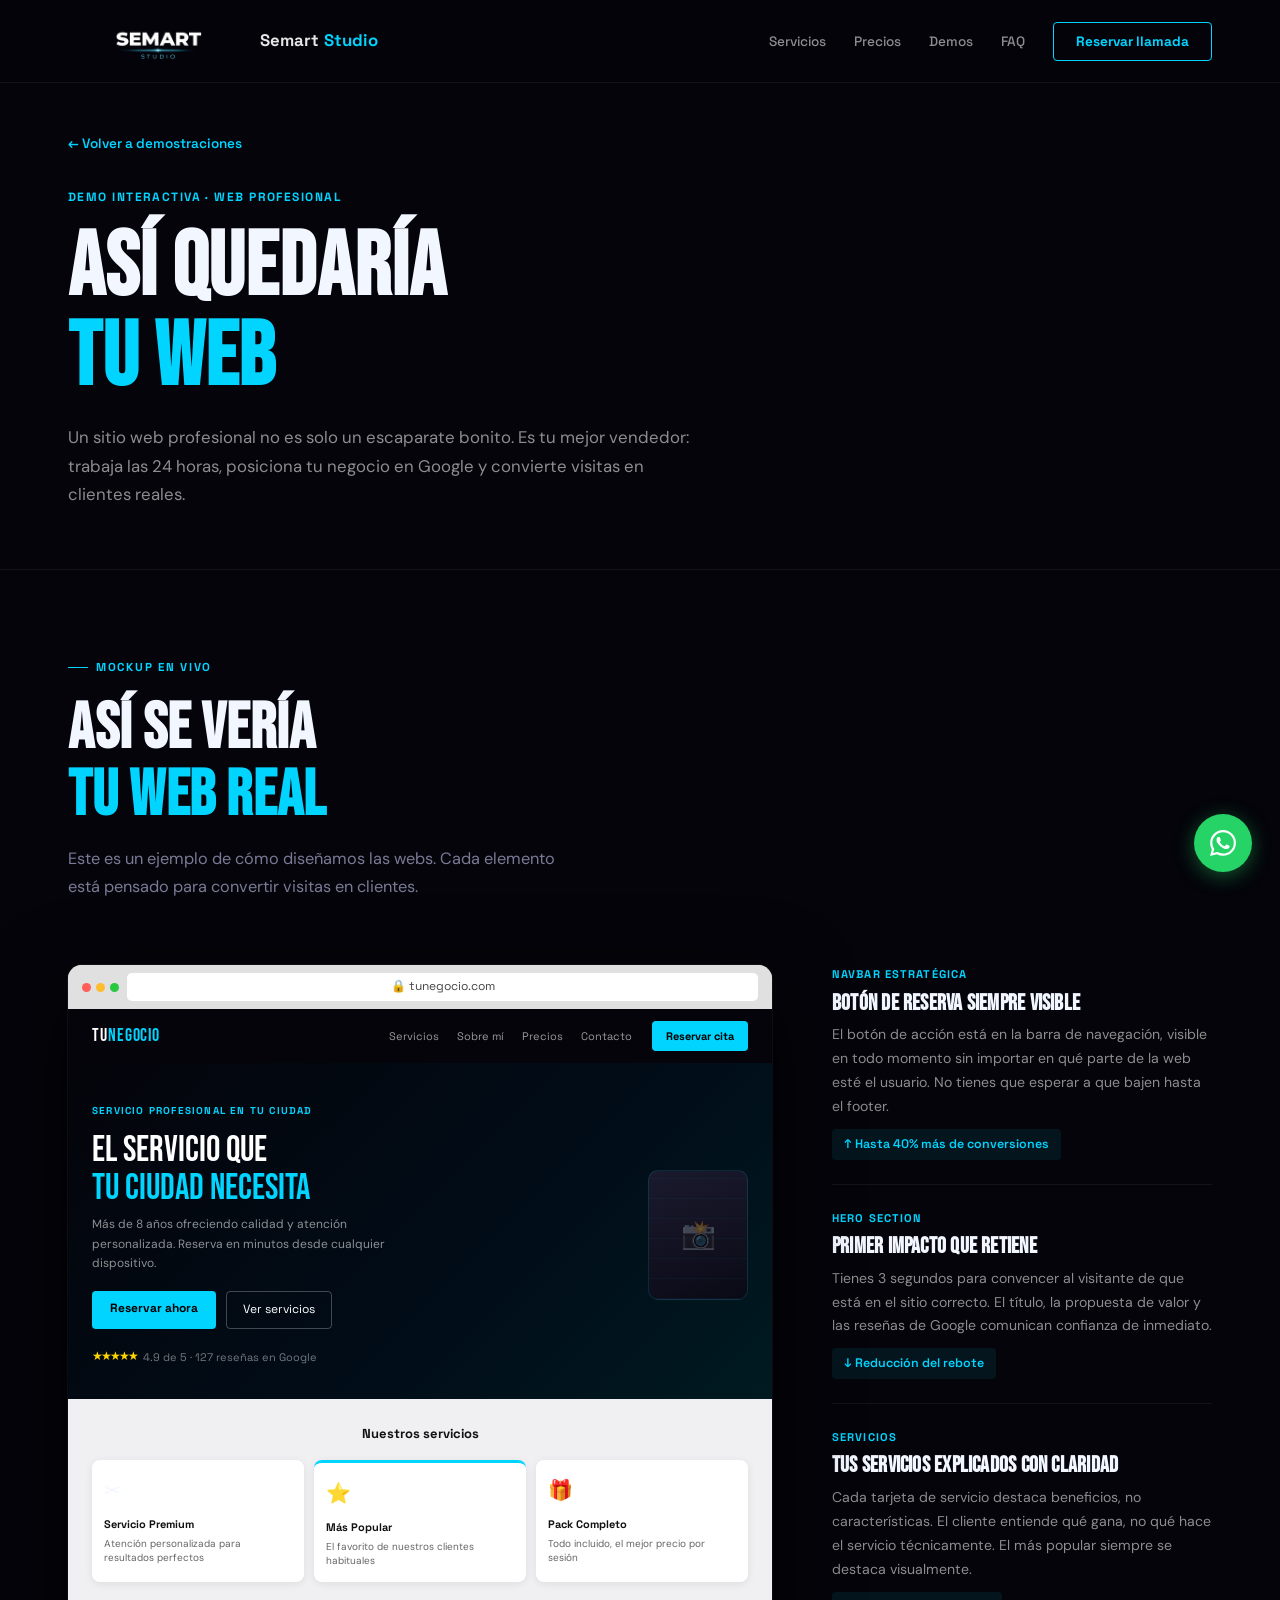
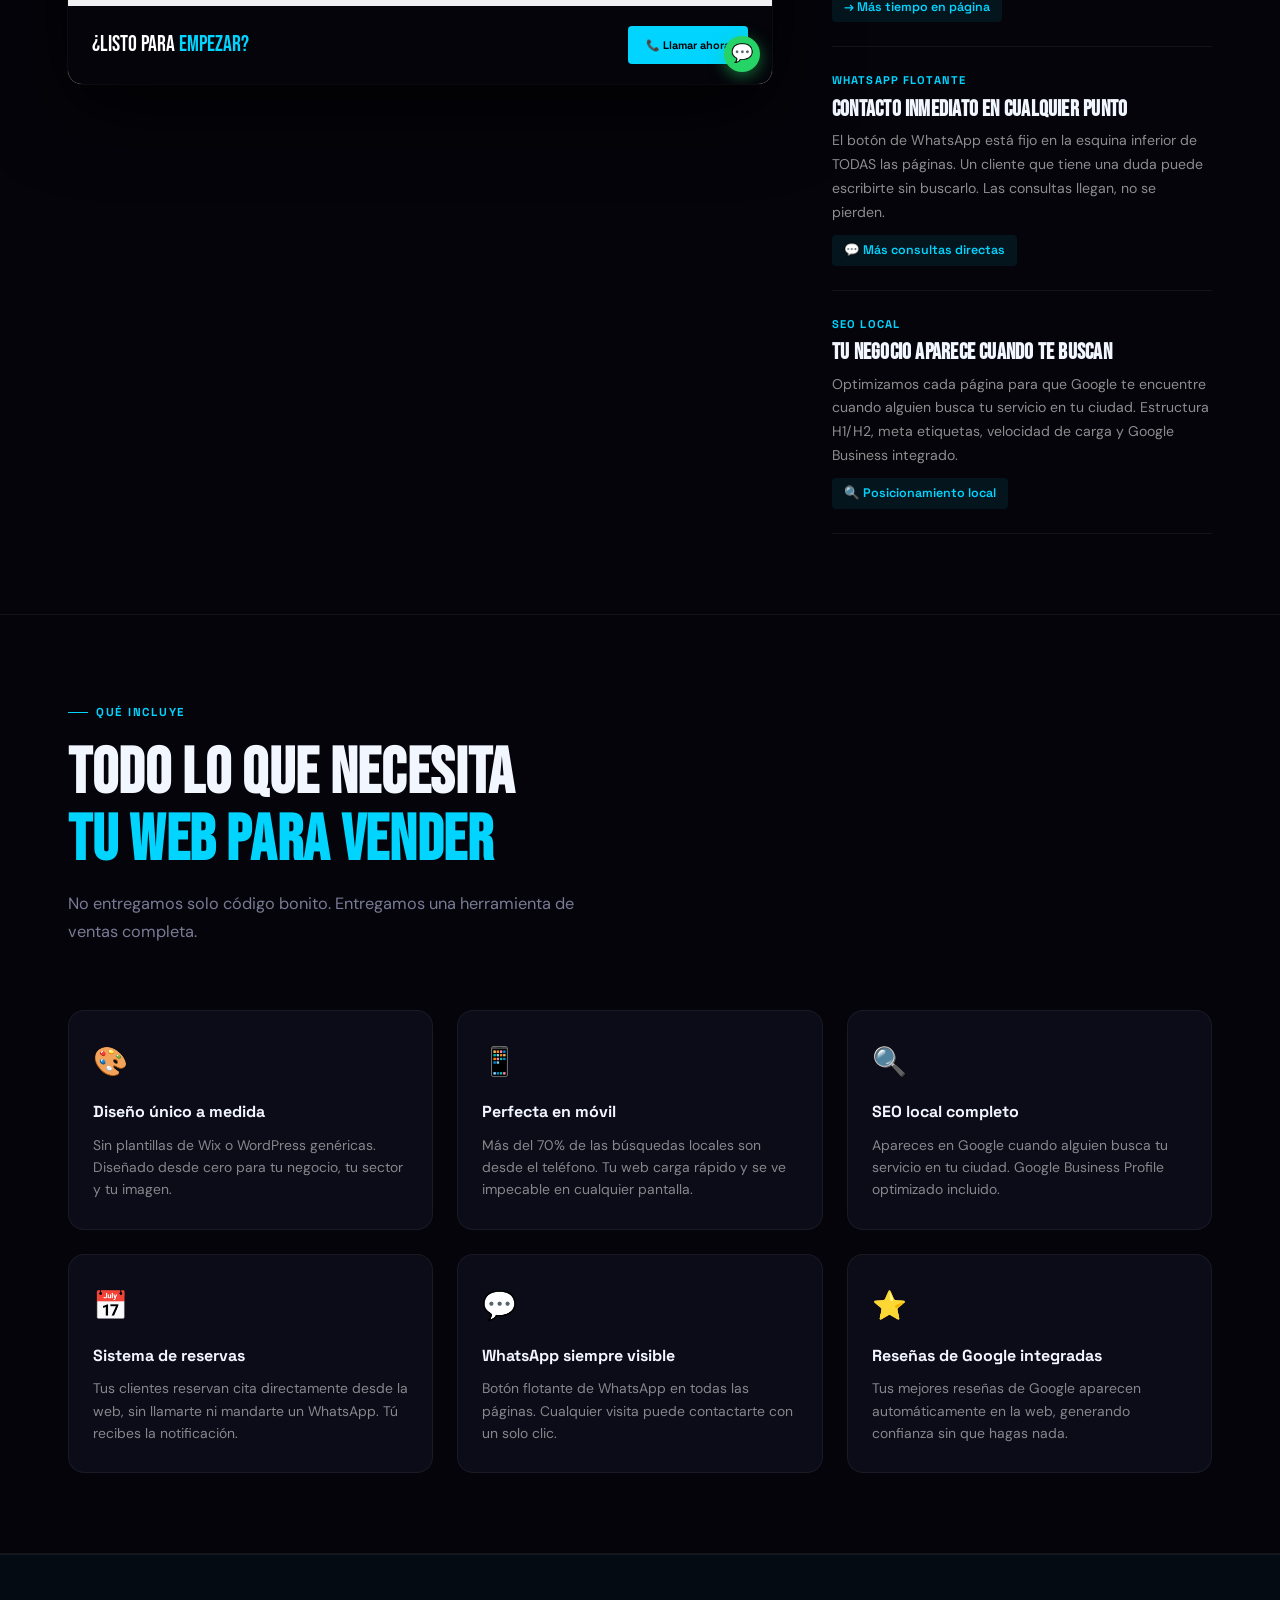
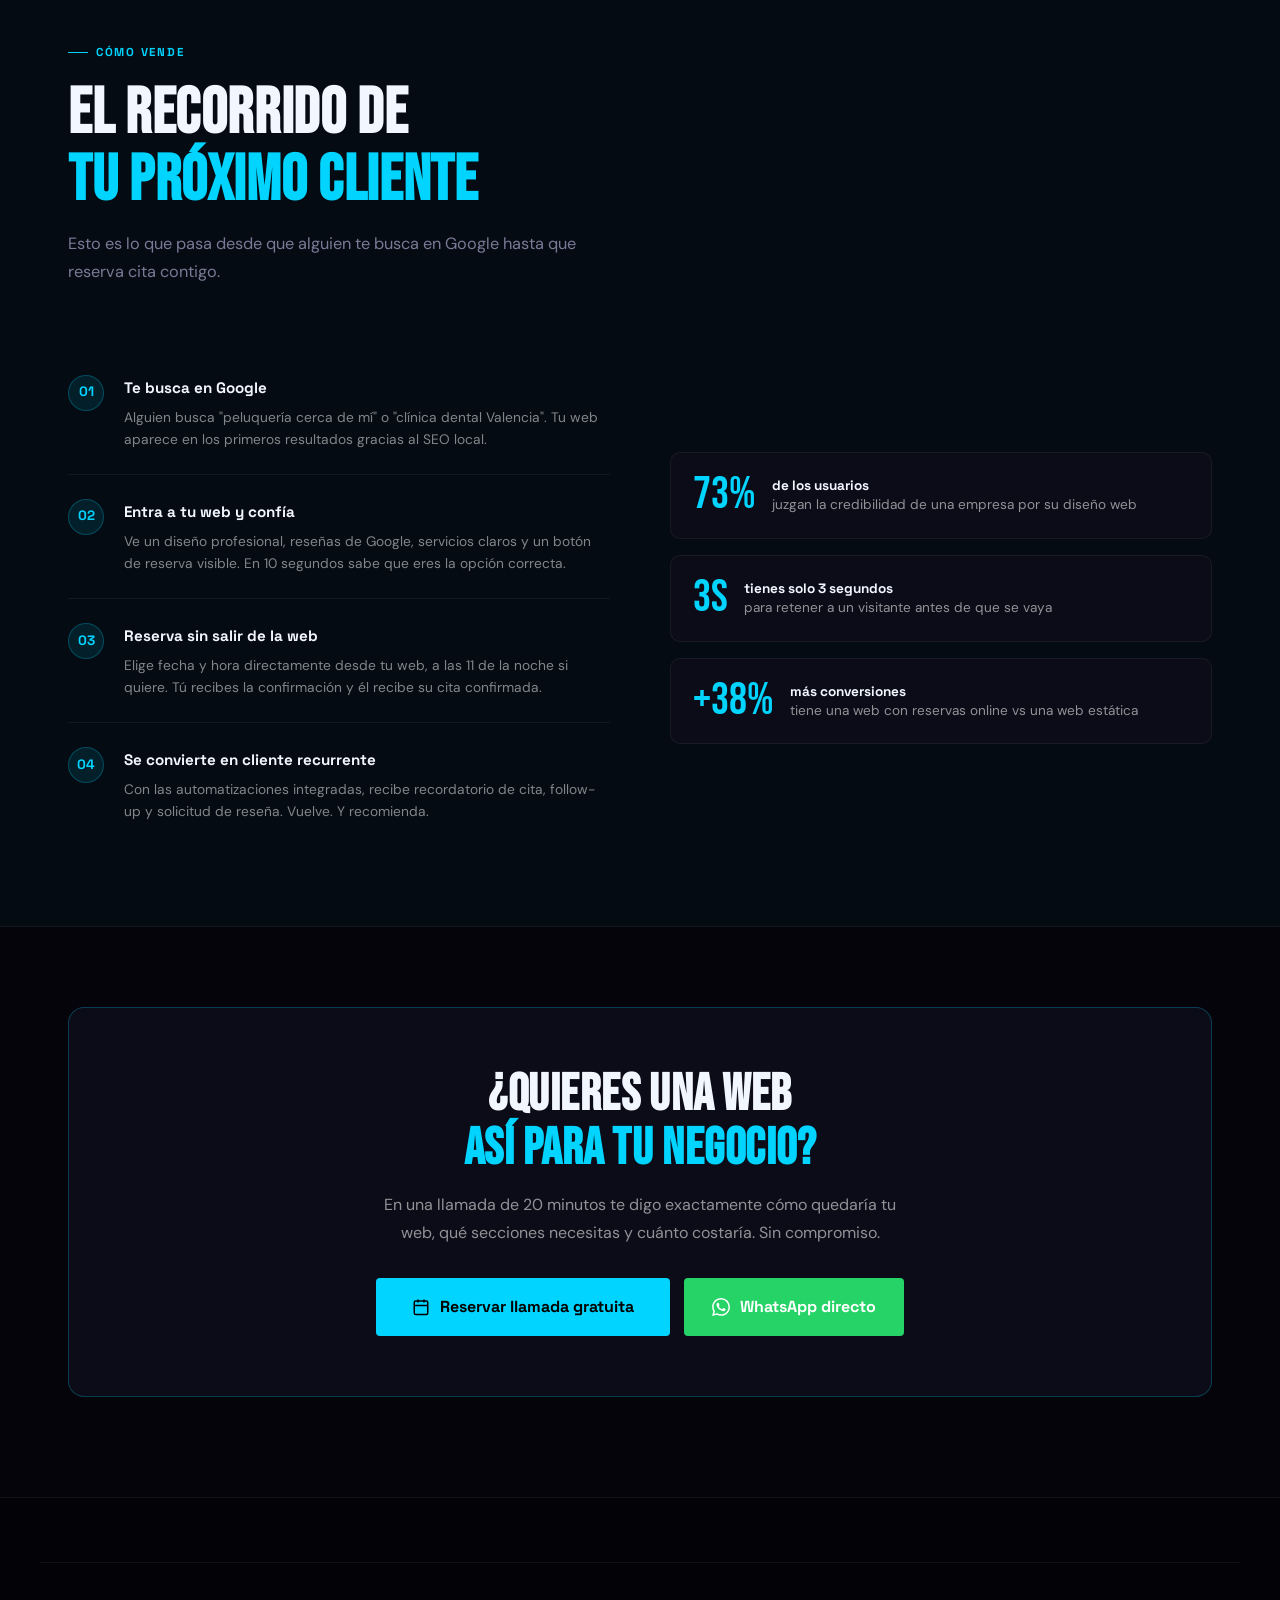
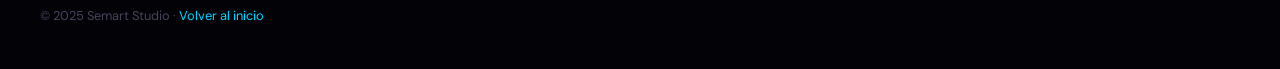
<file: demos/web-profesional.html>
<!DOCTYPE html>
<html lang="es">
<head>
  <meta charset="UTF-8" />
  <meta name="viewport" content="width=device-width, initial-scale=1.0" />
  <title>Demo Web Profesional — Semart Studio</title>
  <meta name="description" content="Así quedaría tu web profesional. Diseño a medida, optimizado para Google, perfecto en móvil y listo para captar clientes desde el primer día." />
  <link rel="icon" type="image/svg+xml" href="data:image/svg+xml,%3Csvg xmlns='http://www.w3.org/2000/svg' viewBox='0 0 32 32'%3E%3Crect width='32' height='32' rx='7' fill='%2304040A'/%3E%3Ctext x='16' y='23' font-family='Arial Black,sans-serif' font-weight='900' font-size='20' fill='%2300D4FF' text-anchor='middle'%3ES%3C/text%3E%3C/svg%3E" />
  <link rel="preconnect" href="https://fonts.googleapis.com" />
  <link rel="preconnect" href="https://fonts.gstatic.com" crossorigin />
  <link href="https://fonts.googleapis.com/css2?family=Bebas+Neue&family=DM+Sans:opsz,wght@9..40,400;9..40,500;9..40,600&family=Space+Grotesk:wght@400;600;700&display=swap" rel="stylesheet" />
  <link rel="stylesheet" href="../styles.css" />
  <style>
    .demo-page-hero { padding: 130px 0 60px; border-bottom: 1px solid var(--border); }
    .demo-back { display: inline-flex; align-items: center; gap: 8px; color: var(--cyan); font-family: 'Space Grotesk', sans-serif; font-size: 0.85rem; font-weight: 600; margin-bottom: 32px; transition: gap 0.3s; }
    .demo-back:hover { gap: 14px; }
    .demo-page-label { font-size: 0.75rem; font-weight: 700; letter-spacing: 0.12em; text-transform: uppercase; color: var(--cyan); font-family: 'Space Grotesk', sans-serif; margin-bottom: 16px; }
    .demo-page-title { font-family: 'Bebas Neue', sans-serif; font-size: clamp(3rem, 7vw, 6rem); color: var(--white); line-height: 1; margin-bottom: 20px; }
    .demo-page-title em { color: var(--cyan); font-style: normal; }
    .demo-page-lead { font-size: 1.05rem; color: rgba(255,255,255,0.55); max-width: 640px; line-height: 1.7; margin-bottom: 0; }

    /* ---- LIVE MOCKUP SECTION ---- */
    .web-demo-section { padding: 80px 0; border-bottom: 1px solid var(--border); }
    .web-demo-layout { display: grid; grid-template-columns: 1fr 380px; gap: 60px; align-items: start; }
    .web-mockup-big {
      background: #f5f5f7;
      border-radius: 14px;
      overflow: hidden;
      box-shadow: 0 24px 80px rgba(0,0,0,0.7), 0 0 0 1px rgba(255,255,255,0.07);
      position: sticky;
      top: 90px;
    }
    .wmb-topbar {
      background: #e0e0e0;
      padding: 8px 14px;
      display: flex;
      align-items: center;
      gap: 8px;
    }
    .wmb-dots { display: flex; gap: 5px; }
    .wmb-dots i { display: block; width: 9px; height: 9px; border-radius: 50%; }
    .wmb-dots i:nth-child(1) { background: #ff5f57; }
    .wmb-dots i:nth-child(2) { background: #febc2e; }
    .wmb-dots i:nth-child(3) { background: #28c840; }
    .wmb-url {
      flex: 1;
      background: white;
      border-radius: 5px;
      padding: 4px 12px;
      font-size: 12px;
      color: #444;
      font-family: 'Space Grotesk', sans-serif;
      text-align: center;
    }
    /* Nav */
    .wmb-nav {
      background: #04040A;
      padding: 12px 24px;
      display: flex;
      align-items: center;
      gap: 20px;
    }
    .wmb-logo { font-family: 'Bebas Neue', sans-serif; font-size: 18px; color: white; letter-spacing: 0.05em; }
    .wmb-logo em { color: var(--cyan); font-style: normal; }
    .wmb-nav-links { display: flex; gap: 18px; margin-left: auto; }
    .wmb-nav-links span { font-size: 11px; color: rgba(255,255,255,0.6); font-family: 'Space Grotesk', sans-serif; }
    .wmb-nav-cta { background: var(--cyan); color: #000; font-size: 11px; font-weight: 700; padding: 6px 14px; border-radius: 4px; font-family: 'Space Grotesk', sans-serif; }
    /* Hero */
    .wmb-hero {
      background: linear-gradient(135deg, #04040A 0%, #010d18 60%, #001a20 100%);
      padding: 40px 24px 32px;
      display: grid;
      grid-template-columns: 1fr auto;
      gap: 20px;
      align-items: center;
    }
    .wmb-hero-tag { font-size: 10px; color: var(--cyan); font-weight: 700; letter-spacing: 0.12em; text-transform: uppercase; margin-bottom: 12px; font-family: 'Space Grotesk', sans-serif; }
    .wmb-hero-h1 { font-family: 'Bebas Neue', sans-serif; font-size: 36px; color: white; line-height: 1.05; margin-bottom: 8px; }
    .wmb-hero-h1 em { color: var(--cyan); font-style: normal; }
    .wmb-hero-p { font-size: 12px; color: rgba(255,255,255,0.55); line-height: 1.6; margin-bottom: 18px; max-width: 320px; }
    .wmb-hero-btns { display: flex; gap: 10px; margin-bottom: 18px; }
    .wmb-btn-main { background: var(--cyan); color: #000; font-size: 12px; font-weight: 700; padding: 8px 18px; border-radius: 4px; font-family: 'Space Grotesk', sans-serif; }
    .wmb-btn-ghost { border: 1px solid rgba(255,255,255,0.25); color: white; font-size: 12px; padding: 8px 16px; border-radius: 4px; font-family: 'Space Grotesk', sans-serif; }
    .wmb-rating { display: flex; align-items: center; gap: 6px; font-size: 11px; color: rgba(255,255,255,0.45); font-family: 'Space Grotesk', sans-serif; }
    .wmb-rating-stars { color: #FFD700; letter-spacing: -2px; font-size: 12px; }
    .wmb-hero-img {
      width: 100px; height: 130px;
      background: linear-gradient(160deg, #1a1a2e, #0a0a16);
      border-radius: 10px;
      border: 1px solid rgba(0,212,255,0.15);
      position: relative;
      overflow: hidden;
      flex-shrink: 0;
    }
    .wmb-hero-img::before {
      content: '';
      position: absolute;
      inset: 0;
      background: repeating-linear-gradient(0deg, rgba(0,212,255,0.04) 0px, rgba(0,212,255,0.04) 1px, transparent 1px, transparent 20px);
    }
    .wmb-hero-img::after {
      content: '📸';
      position: absolute;
      top: 50%; left: 50%;
      transform: translate(-50%, -50%);
      font-size: 28px;
      opacity: 0.3;
    }
    /* Services */
    .wmb-services {
      background: #f0f0f2;
      padding: 24px;
    }
    .wmb-svc-title { font-size: 13px; font-weight: 700; color: #111; text-align: center; margin-bottom: 16px; font-family: 'Space Grotesk', sans-serif; }
    .wmb-svc-grid { display: grid; grid-template-columns: repeat(3, 1fr); gap: 10px; }
    .wmb-svc-card {
      background: white;
      border-radius: 8px;
      padding: 14px 12px;
      box-shadow: 0 2px 8px rgba(0,0,0,0.08);
    }
    .wmb-svc-card.featured { border-top: 3px solid var(--cyan); }
    .wmb-svc-icon { font-size: 20px; margin-bottom: 8px; }
    .wmb-svc-name { font-size: 11px; font-weight: 700; color: #111; margin-bottom: 4px; font-family: 'Space Grotesk', sans-serif; }
    .wmb-svc-desc { font-size: 10px; color: #666; line-height: 1.4; }
    /* Contact */
    .wmb-contact {
      background: #04040A;
      padding: 20px 24px;
      display: grid;
      grid-template-columns: 1fr auto;
      align-items: center;
      gap: 20px;
    }
    .wmb-contact-text { font-family: 'Bebas Neue', sans-serif; font-size: 22px; color: white; }
    .wmb-contact-text em { color: var(--cyan); font-style: normal; }
    .wmb-contact-btn { background: var(--cyan); color: #000; font-size: 11px; font-weight: 700; padding: 10px 18px; border-radius: 4px; font-family: 'Space Grotesk', sans-serif; white-space: nowrap; }
    /* WA badge */
    .wmb-wa {
      position: absolute;
      bottom: 12px; right: 12px;
      width: 36px; height: 36px;
      background: #25D366;
      border-radius: 50%;
      display: flex;
      align-items: center;
      justify-content: center;
      font-size: 18px;
      box-shadow: 0 4px 16px rgba(37,211,102,0.5);
    }

    /* ---- FEATURES COLUMN ---- */
    .web-features-col { display: flex; flex-direction: column; gap: 0; }
    .web-feat-item {
      padding: 24px 0;
      border-bottom: 1px solid var(--border);
      cursor: default;
    }
    .web-feat-item:first-child { padding-top: 0; }
    .web-feat-tag {
      font-size: 0.7rem;
      font-weight: 700;
      letter-spacing: 0.1em;
      text-transform: uppercase;
      color: var(--cyan);
      font-family: 'Space Grotesk', sans-serif;
      margin-bottom: 8px;
    }
    .web-feat-title { font-family: 'Bebas Neue', sans-serif; font-size: 1.4rem; color: var(--white); margin-bottom: 8px; }
    .web-feat-desc { font-size: 0.88rem; color: rgba(255,255,255,0.55); line-height: 1.7; }
    .web-feat-result {
      display: inline-flex;
      align-items: center;
      gap: 6px;
      margin-top: 10px;
      padding: 5px 12px;
      background: rgba(0,212,255,0.08);
      border-radius: 4px;
      font-size: 0.78rem;
      font-weight: 600;
      color: var(--cyan);
      font-family: 'Space Grotesk', sans-serif;
    }

    /* ---- WHAT'S INCLUDED ---- */
    .web-includes-section { padding: 80px 0; border-bottom: 1px solid var(--border); }
    .web-includes-grid { display: grid; grid-template-columns: repeat(3, 1fr); gap: 24px; margin-top: 48px; }
    .wi-card {
      background: var(--card);
      border: 1px solid var(--border);
      border-radius: var(--radius);
      padding: 28px 24px;
      transition: var(--t);
    }
    .wi-card:hover { border-color: var(--border-h); transform: translateY(-4px); }
    .wi-icon { font-size: 28px; margin-bottom: 14px; }
    .wi-title { font-family: 'Space Grotesk', sans-serif; font-size: 1rem; font-weight: 700; color: var(--white); margin-bottom: 8px; }
    .wi-desc { font-size: 0.87rem; color: rgba(255,255,255,0.5); line-height: 1.6; }

    /* ---- HOW IT SELLS ---- */
    .sells-section { padding: 80px 0; background: rgba(0,212,255,0.03); border-top: 1px solid var(--border); border-bottom: 1px solid var(--border); }
    .sells-grid { display: grid; grid-template-columns: 1fr 1fr; gap: 60px; align-items: center; margin-top: 48px; }
    .sells-steps { display: flex; flex-direction: column; gap: 0; }
    .sells-step {
      display: flex;
      gap: 20px;
      padding: 24px 0;
      border-bottom: 1px solid var(--border);
    }
    .sells-step:last-child { border-bottom: none; }
    .sells-num {
      width: 36px; height: 36px;
      border-radius: 50%;
      background: rgba(0,212,255,0.1);
      border: 1px solid rgba(0,212,255,0.25);
      color: var(--cyan);
      font-size: 0.85rem;
      font-weight: 700;
      font-family: 'Space Grotesk', sans-serif;
      display: flex;
      align-items: center;
      justify-content: center;
      flex-shrink: 0;
    }
    .sells-text h4 { font-family: 'Space Grotesk', sans-serif; font-size: 0.95rem; font-weight: 700; color: var(--white); margin-bottom: 6px; }
    .sells-text p { font-size: 0.86rem; color: rgba(255,255,255,0.5); line-height: 1.6; margin: 0; }
    .sells-right { display: flex; flex-direction: column; gap: 16px; }
    .sells-stat {
      background: var(--card);
      border: 1px solid var(--border);
      border-radius: var(--radius-sm);
      padding: 20px 22px;
      display: flex;
      align-items: center;
      gap: 16px;
    }
    .sells-stat-num { font-family: 'Bebas Neue', sans-serif; font-size: 2.8rem; color: var(--cyan); line-height: 1; }
    .sells-stat-label { font-size: 0.85rem; color: rgba(255,255,255,0.55); line-height: 1.4; }
    .sells-stat-label strong { color: var(--white); display: block; font-family: 'Space Grotesk', sans-serif; }

    /* ---- CTA ---- */
    .demo-cta-box { margin: 80px 0 0; padding: 60px; background: var(--card); border: 1px solid var(--border-h); border-radius: var(--radius); text-align: center; }
    .demo-cta-box h2 { font-family: 'Bebas Neue', sans-serif; font-size: clamp(2rem, 4vw, 3.5rem); color: var(--white); margin-bottom: 16px; }
    .demo-cta-box h2 em { color: var(--cyan); font-style: normal; }
    .demo-cta-box p { color: rgba(255,255,255,0.55); font-size: 1rem; max-width: 520px; margin: 0 auto 32px; line-height: 1.7; }
    .demo-cta-btns { display: flex; gap: 14px; justify-content: center; flex-wrap: wrap; }

    @media (max-width: 1100px) {
      .web-demo-layout { grid-template-columns: 1fr; }
      .web-mockup-big { position: static; }
      .web-includes-grid { grid-template-columns: repeat(2, 1fr); }
      .sells-grid { grid-template-columns: 1fr; }
    }
    @media (max-width: 768px) {
      .web-includes-grid { grid-template-columns: 1fr; }
      .wmb-svc-grid { grid-template-columns: 1fr; }
      .wmb-hero { grid-template-columns: 1fr; }
      .wmb-hero-img { display: none; }
      .demo-cta-box { padding: 36px 24px; }
    }
  </style>
</head>
<body>
  <nav class="navbar scrolled" id="navbar">
    <div class="container nav-inner">
      <a href="../index.html" class="logo-link">
        <img src="../img/logo-transparent.png" alt="Semart Studio" class="nav-logo" width="46" height="46" />
        <span class="nav-logo-label" style="opacity:1;transform:none;">Semart <em>Studio</em></span>
      </a>
      <ul class="nav-links" id="navLinks">
        <li><a href="../index.html#servicios" class="nav-link">Servicios</a></li>
        <li><a href="../index.html#precios" class="nav-link">Precios</a></li>
        <li><a href="../index.html#demos" class="nav-link">Demos</a></li>
        <li><a href="../index.html#faq" class="nav-link">FAQ</a></li>
        <li><a href="https://calendly.com/semartstudio/diagnostico-negocio" class="nav-cta" target="_blank" rel="noopener noreferrer">Reservar llamada</a></li>
      </ul>
      <button class="hamburger" id="hamburger" aria-label="Abrir menú"><span></span><span></span><span></span></button>
    </div>
  </nav>

  <!-- HERO -->
  <header class="demo-page-hero">
    <div class="container">
      <a href="../index.html#demos" class="demo-back">← Volver a demostraciones</a>
      <p class="demo-page-label">Demo interactiva · Web Profesional</p>
      <h1 class="demo-page-title">Así quedaría<br/><em>tu web</em></h1>
      <p class="demo-page-lead">Un sitio web profesional no es solo un escaparate bonito. Es tu mejor vendedor: trabaja las 24 horas, posiciona tu negocio en Google y convierte visitas en clientes reales.</p>
    </div>
  </header>

  <!-- LIVE MOCKUP -->
  <section class="web-demo-section">
    <div class="container">
      <div class="section-header">
        <span class="label-tag">Mockup en vivo</span>
        <h2 class="section-title">Así se vería<br/><em>tu web real</em></h2>
        <p class="section-sub">Este es un ejemplo de cómo diseñamos las webs. Cada elemento está pensado para convertir visitas en clientes.</p>
      </div>

      <div class="web-demo-layout" style="margin-top: 48px;">

        <!-- MOCKUP -->
        <div class="web-mockup-big" aria-label="Vista previa de web profesional">
          <div class="wmb-topbar">
            <div class="wmb-dots"><i></i><i></i><i></i></div>
            <div class="wmb-url">🔒 tunegocio.com</div>
          </div>
          <div class="wmb-nav">
            <div class="wmb-logo">Tu<em>Negocio</em></div>
            <div class="wmb-nav-links">
              <span>Servicios</span>
              <span>Sobre mí</span>
              <span>Precios</span>
              <span>Contacto</span>
            </div>
            <div class="wmb-nav-cta">Reservar cita</div>
          </div>
          <div class="wmb-hero" style="position:relative;">
            <div class="wmb-hero-left">
              <div class="wmb-hero-tag">Servicio profesional en tu ciudad</div>
              <div class="wmb-hero-h1">El servicio que<br/><em>tu ciudad necesita</em></div>
              <div class="wmb-hero-p">Más de 8 años ofreciendo calidad y atención personalizada. Reserva en minutos desde cualquier dispositivo.</div>
              <div class="wmb-hero-btns">
                <div class="wmb-btn-main">Reservar ahora</div>
                <div class="wmb-btn-ghost">Ver servicios</div>
              </div>
              <div class="wmb-rating">
                <span class="wmb-rating-stars">★★★★★</span>
                <span>4.9 de 5 · 127 reseñas en Google</span>
              </div>
            </div>
            <div class="wmb-hero-img"></div>
          </div>
          <div class="wmb-services" style="position:relative;">
            <div class="wmb-svc-title">Nuestros servicios</div>
            <div class="wmb-svc-grid">
              <div class="wmb-svc-card">
                <div class="wmb-svc-icon">✂️</div>
                <div class="wmb-svc-name">Servicio Premium</div>
                <div class="wmb-svc-desc">Atención personalizada para resultados perfectos</div>
              </div>
              <div class="wmb-svc-card featured">
                <div class="wmb-svc-icon">⭐</div>
                <div class="wmb-svc-name">Más Popular</div>
                <div class="wmb-svc-desc">El favorito de nuestros clientes habituales</div>
              </div>
              <div class="wmb-svc-card">
                <div class="wmb-svc-icon">🎁</div>
                <div class="wmb-svc-name">Pack Completo</div>
                <div class="wmb-svc-desc">Todo incluido, el mejor precio por sesión</div>
              </div>
            </div>
          </div>
          <div class="wmb-contact" style="position:relative;">
            <div class="wmb-contact-text">¿Listo para <em>empezar?</em></div>
            <div class="wmb-contact-btn">📞 Llamar ahora</div>
            <div class="wmb-wa">💬</div>
          </div>
        </div>

        <!-- FEATURE EXPLANATIONS -->
        <div class="web-features-col">
          <div class="web-feat-item">
            <div class="web-feat-tag">Navbar estratégica</div>
            <h3 class="web-feat-title">Botón de reserva siempre visible</h3>
            <p class="web-feat-desc">El botón de acción está en la barra de navegación, visible en todo momento sin importar en qué parte de la web esté el usuario. No tienes que esperar a que bajen hasta el footer.</p>
            <span class="web-feat-result">↑ Hasta 40% más de conversiones</span>
          </div>
          <div class="web-feat-item">
            <div class="web-feat-tag">Hero section</div>
            <h3 class="web-feat-title">Primer impacto que retiene</h3>
            <p class="web-feat-desc">Tienes 3 segundos para convencer al visitante de que está en el sitio correcto. El título, la propuesta de valor y las reseñas de Google comunican confianza de inmediato.</p>
            <span class="web-feat-result">↓ Reducción del rebote</span>
          </div>
          <div class="web-feat-item">
            <div class="web-feat-tag">Servicios</div>
            <h3 class="web-feat-title">Tus servicios explicados con claridad</h3>
            <p class="web-feat-desc">Cada tarjeta de servicio destaca beneficios, no características. El cliente entiende qué gana, no qué hace el servicio técnicamente. El más popular siempre se destaca visualmente.</p>
            <span class="web-feat-result">→ Más tiempo en página</span>
          </div>
          <div class="web-feat-item">
            <div class="web-feat-tag">WhatsApp flotante</div>
            <h3 class="web-feat-title">Contacto inmediato en cualquier punto</h3>
            <p class="web-feat-desc">El botón de WhatsApp está fijo en la esquina inferior de TODAS las páginas. Un cliente que tiene una duda puede escribirte sin buscarlo. Las consultas llegan, no se pierden.</p>
            <span class="web-feat-result">💬 Más consultas directas</span>
          </div>
          <div class="web-feat-item">
            <div class="web-feat-tag">SEO Local</div>
            <h3 class="web-feat-title">Tu negocio aparece cuando te buscan</h3>
            <p class="web-feat-desc">Optimizamos cada página para que Google te encuentre cuando alguien busca tu servicio en tu ciudad. Estructura H1/H2, meta etiquetas, velocidad de carga y Google Business integrado.</p>
            <span class="web-feat-result">🔍 Posicionamiento local</span>
          </div>
        </div>

      </div>
    </div>
  </section>

  <!-- WHAT'S INCLUDED -->
  <section class="web-includes-section">
    <div class="container">
      <div class="section-header">
        <span class="label-tag">Qué incluye</span>
        <h2 class="section-title">Todo lo que necesita<br/><em>tu web para vender</em></h2>
        <p class="section-sub">No entregamos solo código bonito. Entregamos una herramienta de ventas completa.</p>
      </div>
      <div class="web-includes-grid">
        <div class="wi-card reveal">
          <div class="wi-icon">🎨</div>
          <div class="wi-title">Diseño único a medida</div>
          <p class="wi-desc">Sin plantillas de Wix o WordPress genéricas. Diseñado desde cero para tu negocio, tu sector y tu imagen.</p>
        </div>
        <div class="wi-card reveal">
          <div class="wi-icon">📱</div>
          <div class="wi-title">Perfecta en móvil</div>
          <p class="wi-desc">Más del 70% de las búsquedas locales son desde el teléfono. Tu web carga rápido y se ve impecable en cualquier pantalla.</p>
        </div>
        <div class="wi-card reveal">
          <div class="wi-icon">🔍</div>
          <div class="wi-title">SEO local completo</div>
          <p class="wi-desc">Apareces en Google cuando alguien busca tu servicio en tu ciudad. Google Business Profile optimizado incluido.</p>
        </div>
        <div class="wi-card reveal">
          <div class="wi-icon">📅</div>
          <div class="wi-title">Sistema de reservas</div>
          <p class="wi-desc">Tus clientes reservan cita directamente desde la web, sin llamarte ni mandarte un WhatsApp. Tú recibes la notificación.</p>
        </div>
        <div class="wi-card reveal">
          <div class="wi-icon">💬</div>
          <div class="wi-title">WhatsApp siempre visible</div>
          <p class="wi-desc">Botón flotante de WhatsApp en todas las páginas. Cualquier visita puede contactarte con un solo clic.</p>
        </div>
        <div class="wi-card reveal">
          <div class="wi-icon">⭐</div>
          <div class="wi-title">Reseñas de Google integradas</div>
          <p class="wi-desc">Tus mejores reseñas de Google aparecen automáticamente en la web, generando confianza sin que hagas nada.</p>
        </div>
      </div>
    </div>
  </section>

  <!-- HOW IT SELLS -->
  <section class="sells-section">
    <div class="container">
      <div class="section-header">
        <span class="label-tag">Cómo vende</span>
        <h2 class="section-title">El recorrido de<br/><em>tu próximo cliente</em></h2>
        <p class="section-sub">Esto es lo que pasa desde que alguien te busca en Google hasta que reserva cita contigo.</p>
      </div>
      <div class="sells-grid">
        <div class="sells-steps">
          <div class="sells-step reveal">
            <div class="sells-num">01</div>
            <div class="sells-text">
              <h4>Te busca en Google</h4>
              <p>Alguien busca "peluquería cerca de mí" o "clínica dental Valencia". Tu web aparece en los primeros resultados gracias al SEO local.</p>
            </div>
          </div>
          <div class="sells-step reveal">
            <div class="sells-num">02</div>
            <div class="sells-text">
              <h4>Entra a tu web y confía</h4>
              <p>Ve un diseño profesional, reseñas de Google, servicios claros y un botón de reserva visible. En 10 segundos sabe que eres la opción correcta.</p>
            </div>
          </div>
          <div class="sells-step reveal">
            <div class="sells-num">03</div>
            <div class="sells-text">
              <h4>Reserva sin salir de la web</h4>
              <p>Elige fecha y hora directamente desde tu web, a las 11 de la noche si quiere. Tú recibes la confirmación y él recibe su cita confirmada.</p>
            </div>
          </div>
          <div class="sells-step reveal">
            <div class="sells-num">04</div>
            <div class="sells-text">
              <h4>Se convierte en cliente recurrente</h4>
              <p>Con las automatizaciones integradas, recibe recordatorio de cita, follow-up y solicitud de reseña. Vuelve. Y recomienda.</p>
            </div>
          </div>
        </div>
        <div class="sells-right">
          <div class="sells-stat reveal">
            <div class="sells-stat-num">73%</div>
            <div class="sells-stat-label"><strong>de los usuarios</strong> juzgan la credibilidad de una empresa por su diseño web</div>
          </div>
          <div class="sells-stat reveal">
            <div class="sells-stat-num">3s</div>
            <div class="sells-stat-label"><strong>tienes solo 3 segundos</strong> para retener a un visitante antes de que se vaya</div>
          </div>
          <div class="sells-stat reveal">
            <div class="sells-stat-num">+38%</div>
            <div class="sells-stat-label"><strong>más conversiones</strong> tiene una web con reservas online vs una web estática</div>
          </div>
        </div>
      </div>
    </div>
  </section>

  <!-- CTA -->
  <section style="padding: 0 0 100px;">
    <div class="container">
      <div class="demo-cta-box">
        <h2>¿Quieres una web<br/><em>así para tu negocio?</em></h2>
        <p>En una llamada de 20 minutos te digo exactamente cómo quedaría tu web, qué secciones necesitas y cuánto costaría. Sin compromiso.</p>
        <div class="demo-cta-btns">
          <a href="https://calendly.com/semartstudio/diagnostico-negocio" class="btn-cta-cal" target="_blank" rel="noopener noreferrer">
            <svg xmlns="http://www.w3.org/2000/svg" width="18" height="18" fill="none" viewBox="0 0 24 24" stroke="currentColor" stroke-width="2" aria-hidden="true"><rect x="3" y="4" width="18" height="18" rx="2"/><line x1="16" y1="2" x2="16" y2="6"/><line x1="8" y1="2" x2="8" y2="6"/><line x1="3" y1="10" x2="21" y2="10"/></svg>
            Reservar llamada gratuita
          </a>
          <a href="https://wa.me/34XXXXXXXXX?text=Hola%20Sergio%2C%20quiero%20una%20web%20profesional" class="btn-cta-wa" target="_blank" rel="noopener noreferrer">
            <svg xmlns="http://www.w3.org/2000/svg" width="18" height="18" viewBox="0 0 24 24" fill="currentColor" aria-hidden="true"><path d="M17.472 14.382c-.297-.149-1.758-.867-2.03-.967-.273-.099-.471-.148-.67.15-.197.297-.767.966-.94 1.164-.173.199-.347.223-.644.075-.297-.15-1.255-.463-2.39-1.475-.883-.788-1.48-1.761-1.653-2.059-.173-.297-.018-.458.13-.606.134-.133.298-.347.446-.52.149-.174.198-.298.298-.497.099-.198.05-.371-.025-.52-.075-.149-.669-1.612-.916-2.207-.242-.579-.487-.5-.669-.51-.173-.008-.371-.01-.57-.01-.198 0-.52.074-.792.372-.272.297-1.04 1.016-1.04 2.479 0 1.462 1.065 2.875 1.213 3.074.149.198 2.096 3.2 5.077 4.487.709.306 1.262.489 1.694.625.712.227 1.36.195 1.871.118.571-.085 1.758-.719 2.006-1.413.248-.694.248-1.289.173-1.413-.074-.124-.272-.198-.57-.347m-5.421 7.403h-.004a9.87 9.87 0 01-5.031-1.378l-.361-.214-3.741.982.998-3.648-.235-.374a9.86 9.86 0 01-1.51-5.26c.001-5.45 4.436-9.884 9.888-9.884 2.64 0 5.122 1.03 6.988 2.898a9.825 9.825 0 012.893 6.994c-.003 5.45-4.437 9.884-9.885 9.884m8.413-18.297A11.815 11.815 0 0012.05 0C5.495 0 .16 5.335.157 11.892c0 2.096.547 4.142 1.588 5.945L.057 24l6.305-1.654a11.882 11.882 0 005.683 1.448h.005c6.554 0 11.89-5.335 11.893-11.893a11.821 11.821 0 00-3.48-8.413z"/></svg>
            WhatsApp directo
          </a>
        </div>
      </div>
    </div>
  </section>

  <footer class="footer">
    <div class="container footer-bottom">
      <div class="footer-bottom-inner" style="padding: 24px 0;">
        <p>© 2025 Semart Studio · <a href="../index.html" style="color:var(--cyan);">Volver al inicio</a></p>
      </div>
    </div>
  </footer>

  <a href="https://wa.me/34XXXXXXXXX?text=Hola%20Sergio%2C%20me%20interesa%20saber%20m%C3%A1s" class="wa-float" target="_blank" rel="noopener noreferrer" aria-label="WhatsApp">
    <svg xmlns="http://www.w3.org/2000/svg" width="26" height="26" viewBox="0 0 24 24" fill="white" aria-hidden="true"><path d="M17.472 14.382c-.297-.149-1.758-.867-2.03-.967-.273-.099-.471-.148-.67.15-.197.297-.767.966-.94 1.164-.173.199-.347.223-.644.075-.297-.15-1.255-.463-2.39-1.475-.883-.788-1.48-1.761-1.653-2.059-.173-.297-.018-.458.13-.606.134-.133.298-.347.446-.52.149-.174.198-.298.298-.497.099-.198.05-.371-.025-.52-.075-.149-.669-1.612-.916-2.207-.242-.579-.487-.5-.669-.51-.173-.008-.371-.01-.57-.01-.198 0-.52.074-.792.372-.272.297-1.04 1.016-1.04 2.479 0 1.462 1.065 2.875 1.213 3.074.149.198 2.096 3.2 5.077 4.487.709.306 1.262.489 1.694.625.712.227 1.36.195 1.871.118.571-.085 1.758-.719 2.006-1.413.248-.694.248-1.289.173-1.413-.074-.124-.272-.198-.57-.347m-5.421 7.403h-.004a9.87 9.87 0 01-5.031-1.378l-.361-.214-3.741.982.998-3.648-.235-.374a9.86 9.86 0 01-1.51-5.26c.001-5.45 4.436-9.884 9.888-9.884 2.64 0 5.122 1.03 6.988 2.898a9.825 9.825 0 012.893 6.994c-.003 5.45-4.437 9.884-9.885 9.884m8.413-18.297A11.815 11.815 0 0012.05 0C5.495 0 .16 5.335.157 11.892c0 2.096.547 4.142 1.588 5.945L.057 24l6.305-1.654a11.882 11.882 0 005.683 1.448h.005c6.554 0 11.89-5.335 11.893-11.893a11.821 11.821 0 00-3.48-8.413z"/></svg>
    <span class="wa-tooltip">¡Escríbeme!</span>
  </a>
  <script>
    document.getElementById('hamburger').addEventListener('click', function() {
      this.classList.toggle('open');
      document.getElementById('navLinks').classList.toggle('open');
    });
    document.querySelectorAll('.reveal').forEach(el => {
      new IntersectionObserver(entries => {
        entries.forEach(e => { if (e.isIntersecting) { e.target.classList.add('visible'); } });
      }, { threshold: 0.1 }).observe(el);
    });
  </script>
</body>
</html>
</file>
<file: styles.css>
/* ============================================
   SEMART STUDIO — CSS 3.0
   Paleta: Negro profundo + Cian eléctrico
   Tipografía: Bebas Neue + DM Sans + Space Grotesk
   ============================================ */

*, *::before, *::after { box-sizing: border-box; margin: 0; padding: 0; }

:root {
  --black:      #04040A;
  --dark:       #07070F;
  --card:       #0C0C18;
  --card-2:     #101020;
  --border:     rgba(255,255,255,0.06);
  --border-h:   rgba(0,212,255,0.25);
  --cyan:       #00D4FF;
  --cyan-dim:   #0099BB;
  --cyan-glow:  rgba(0,212,255,0.18);
  --white:      #F2F6FF;
  --grey:       #7A7A96;
  --dim:        #44445A;
  --radius:     16px;
  --radius-sm:  10px;
  --t:          0.3s cubic-bezier(0.4,0,0.2,1);
  --max-w:      1200px;
}

html { scroll-behavior: smooth; }
body {
  font-family: 'DM Sans', system-ui, sans-serif;
  background: var(--black);
  color: var(--white);
  line-height: 1.65;
  font-size: 16px;
  overflow-x: hidden;
}

a, button { cursor: pointer; }
img { max-width: 100%; height: auto; }

.container { max-width: var(--max-w); margin: 0 auto; padding: 0 28px; }

/* Scrollbar */
::-webkit-scrollbar { width: 4px; }
::-webkit-scrollbar-track { background: var(--black); }
::-webkit-scrollbar-thumb { background: var(--cyan); border-radius: 2px; }

/* ===== BARRA PROGRESO SCROLL ===== */
.scroll-progress {
  position: fixed;
  top: 0; left: 0;
  height: 2px;
  background: linear-gradient(90deg, var(--cyan), #7B61FF);
  z-index: 9999;
  width: 0%;
  transition: width 0.1s linear;
}

/* ===== CURSOR GLOW — solo decorativo ===== */
.cursor-glow {
  position: fixed;
  width: 600px; height: 600px;
  border-radius: 50%;
  background: radial-gradient(circle, rgba(0,212,255,0.04) 0%, transparent 65%);
  pointer-events: none;
  z-index: 0;
  transform: translate(-50%, -50%);
  transition: opacity 0.4s;
  will-change: left, top;
}

/* ===== TIPOGRAFÍA ===== */
h1, h2, h3 { font-family: 'Bebas Neue', sans-serif; line-height: 1.05; letter-spacing: 0.01em; }
h4, h5 { font-family: 'Space Grotesk', sans-serif; font-weight: 600; }
p { color: var(--grey); line-height: 1.72; }
a { text-decoration: none; color: inherit; }

.section-title {
  font-size: clamp(2.8rem, 5vw, 4.5rem);
  color: var(--white);
  margin-bottom: 16px;
}
.section-title em { font-style: normal; color: var(--cyan); }
.section-sub { max-width: 520px; font-size: 1.02rem; }
.section-header { margin-bottom: 64px; }
.section-header .section-sub { margin-top: 12px; }
.section-header-center { text-align: center; }
.section-header-center .section-sub { margin: 12px auto 0; }

.label-tag {
  display: inline-flex;
  align-items: center;
  gap: 8px;
  font-family: 'Space Grotesk', sans-serif;
  font-size: 0.72rem;
  font-weight: 700;
  letter-spacing: 0.15em;
  text-transform: uppercase;
  color: var(--cyan);
  margin-bottom: 18px;
}
.label-tag::before {
  content: '';
  width: 20px; height: 1px;
  background: var(--cyan);
}
.tag-light { color: #fff; }
.tag-light::before { background: #fff; }

/* ===== BOTONES ===== */
.btn-primary {
  display: inline-flex;
  align-items: center;
  gap: 8px;
  padding: 14px 30px;
  background: var(--cyan);
  color: #000;
  font-family: 'Space Grotesk', sans-serif;
  font-weight: 700;
  font-size: 0.9rem;
  border-radius: 4px;
  transition: var(--t);
  cursor: pointer;
}
.btn-primary:hover {
  background: #fff;
  transform: translateY(-2px);
  box-shadow: 0 8px 32px var(--cyan-glow);
}
.btn-ghost {
  display: inline-flex;
  align-items: center;
  gap: 8px;
  padding: 13px 28px;
  border: 1px solid var(--border-h);
  color: var(--cyan);
  font-family: 'Space Grotesk', sans-serif;
  font-weight: 600;
  font-size: 0.9rem;
  border-radius: 4px;
  transition: var(--t);
  cursor: pointer;
}
.btn-ghost:hover {
  background: rgba(0,212,255,0.07);
  transform: translateY(-2px);
}

/* ===== NAVBAR ===== */
.navbar {
  position: fixed;
  top: 0; left: 0; right: 0;
  z-index: 1000;
  padding: 18px 0;
  transition: var(--t);
}
.navbar.scrolled {
  background: rgba(4,4,10,0.92);
  backdrop-filter: blur(24px);
  -webkit-backdrop-filter: blur(24px);
  border-bottom: 1px solid var(--border);
  padding: 12px 0;
}
/* When mobile menu is open, remove backdrop-filter so position:fixed children
   fix to the viewport (not the navbar stacking context). Transition must be
   disabled so the stacking context is destroyed instantly, not after 300ms. */
.navbar.menu-open {
  backdrop-filter: none !important;
  -webkit-backdrop-filter: none !important;
  transition: none !important;
}
.nav-inner { display: flex; align-items: center; justify-content: space-between; }
.logo-link {
  display: flex;
  align-items: center;
  gap: 12px;
  cursor: pointer;
}
.nav-logo {
  height: 58px;
  width: auto;
  mix-blend-mode: screen;
  transition: opacity var(--t), transform var(--t);
}
.nav-logo-label {
  font-family: 'Space Grotesk', sans-serif;
  font-weight: 700;
  font-size: 1.05rem;
  color: rgba(255,255,255,0.9);
  letter-spacing: 0.01em;
  opacity: 0;
  transform: translateX(-6px);
  transition: opacity 0.35s ease, transform 0.35s ease;
  white-space: nowrap;
}
.nav-logo-label em { font-style: normal; color: var(--cyan); }
.navbar.scrolled .nav-logo-label { opacity: 1; transform: translateX(0); }

.nav-links {
  display: flex;
  align-items: center;
  gap: 28px;
  list-style: none;
}
.nav-link {
  font-family: 'Space Grotesk', sans-serif;
  font-size: 0.85rem;
  font-weight: 500;
  color: rgba(255,255,255,0.55);
  transition: color var(--t);
  cursor: pointer;
}
.nav-link:hover { color: var(--white); }
.nav-cta {
  padding: 10px 22px;
  border: 1px solid var(--cyan);
  color: var(--cyan);
  font-family: 'Space Grotesk', sans-serif;
  font-weight: 700;
  font-size: 0.85rem;
  border-radius: 4px;
  transition: var(--t);
  cursor: pointer;
  white-space: nowrap;
}
.nav-cta:hover {
  background: var(--cyan);
  color: #000;
  box-shadow: 0 4px 20px var(--cyan-glow);
}
.hamburger {
  display: none;
  flex-direction: column;
  gap: 5px;
  background: none;
  border: none;
  cursor: pointer;
  padding: 4px;
}
.hamburger span {
  width: 24px; height: 2px;
  background: var(--white);
  border-radius: 2px;
  transition: var(--t);
  display: block;
}

/* ===== HERO ===== */
.hero {
  position: relative;
  min-height: 100vh;
  display: flex;
  flex-direction: column;
  overflow: hidden;
}
.hero-bg-image { position: absolute; inset: 0; z-index: 0; }
.hero-bg-img {
  width: 100%; height: 100%;
  object-fit: cover;
  object-position: center;
  display: block;
  transform: scale(1.05);
  animation: heroZoom 12s ease-out forwards;
}
@keyframes heroZoom {
  from { transform: scale(1.08); }
  to   { transform: scale(1); }
}
.hero-overlay {
  position: absolute;
  inset: 0;
  background:
    linear-gradient(90deg, rgba(4,4,10,0.92) 40%, rgba(4,4,10,0.4) 80%, rgba(4,4,10,0.65) 100%),
    linear-gradient(180deg, rgba(4,4,10,0.3) 0%, transparent 30%, rgba(4,4,10,0.6) 75%, var(--black) 100%);
}
.hero-inner {
  position: relative;
  z-index: 1;
  flex: 1;
  display: flex;
  align-items: center;
  padding: 140px 28px 60px;
}
.hero-content { max-width: 700px; }
.hero-eyebrow {
  display: flex;
  align-items: center;
  gap: 10px;
  font-size: 0.78rem;
  font-weight: 600;
  letter-spacing: 0.14em;
  text-transform: uppercase;
  color: var(--cyan);
  margin-bottom: 24px;
  opacity: 0;
  animation: fadeUp 0.8s 0.3s forwards;
}
.eyebrow-dot {
  width: 6px; height: 6px;
  background: var(--cyan);
  border-radius: 50%;
  animation: pulse 2s infinite;
}
@keyframes pulse {
  0%,100% { opacity:1; transform:scale(1); }
  50% { opacity:0.4; transform:scale(0.7); }
}
.hero-title {
  font-family: 'Bebas Neue', sans-serif;
  font-size: clamp(5rem, 10vw, 9rem);
  line-height: 0.95;
  letter-spacing: 0.02em;
  color: var(--white);
  display: flex;
  flex-direction: column;
  margin-bottom: 20px;
}
.hero-line {
  display: block;
  opacity: 0;
  transform: translateY(40px);
}
.hero-line:nth-child(1) { animation: fadeUp 0.7s 0.5s forwards; }
.hero-line:nth-child(2) { animation: fadeUp 0.7s 0.7s forwards; }
.hero-line:nth-child(3) { animation: fadeUp 0.7s 0.9s forwards; }
.accent-line { color: var(--cyan); }
.hero-beam {
  width: 120px; height: 2px;
  background: linear-gradient(90deg, var(--cyan), transparent);
  margin: 20px 0 28px;
  opacity: 0;
  animation: fadeUp 0.7s 1.1s forwards;
}
.hero-sub {
  font-size: 1.05rem;
  color: rgba(255,255,255,0.6);
  max-width: 480px;
  margin-bottom: 40px;
  opacity: 0;
  animation: fadeUp 0.7s 1.2s forwards;
}
.hero-actions {
  display: flex;
  gap: 16px;
  flex-wrap: wrap;
  opacity: 0;
  animation: fadeUp 0.7s 1.4s forwards;
}
.btn-hero-primary {
  display: inline-flex;
  align-items: center;
  gap: 10px;
  padding: 16px 34px;
  background: var(--cyan);
  color: #000;
  font-family: 'Space Grotesk', sans-serif;
  font-weight: 700;
  font-size: 0.92rem;
  border-radius: 4px;
  transition: var(--t);
  cursor: pointer;
}
.btn-hero-primary:hover {
  background: #fff;
  transform: translateY(-3px);
  box-shadow: 0 10px 40px var(--cyan-glow);
}
.btn-hero-ghost {
  display: inline-flex;
  align-items: center;
  gap: 10px;
  padding: 15px 28px;
  border: 1px solid rgba(255,255,255,0.2);
  color: rgba(255,255,255,0.8);
  font-family: 'Space Grotesk', sans-serif;
  font-weight: 600;
  font-size: 0.92rem;
  border-radius: 4px;
  transition: var(--t);
  cursor: pointer;
}
.btn-hero-ghost:hover {
  border-color: rgba(255,255,255,0.5);
  color: #fff;
}
.btn-arrow { transition: transform var(--t); }
.btn-hero-ghost:hover .btn-arrow { transform: translateY(4px); }

/* Stats bar */
.hero-stats-bar {
  position: relative;
  z-index: 1;
  border-top: 1px solid var(--border);
  background: rgba(4,4,10,0.7);
  backdrop-filter: blur(20px);
  -webkit-backdrop-filter: blur(20px);
}
.hero-stats-inner {
  display: flex;
  align-items: center;
  padding: 24px 28px;
}
.hero-stat { flex: 1; text-align: center; }
.hero-stat .stat-num {
  font-family: 'Bebas Neue', sans-serif;
  font-size: 2.6rem;
  color: var(--cyan);
  line-height: 1;
}
.hero-stat .stat-sym { font-size: 1.4rem; color: var(--cyan); }
.hero-stat .stat-label {
  display: block;
  font-size: 0.76rem;
  color: var(--dim);
  margin-top: 4px;
  letter-spacing: 0.05em;
}
.stat-sep { width: 1px; height: 48px; background: var(--border); }

/* ===== HOOK ===== */
.hook-section {
  padding: 120px 0;
  border-bottom: 1px solid var(--border);
}
.hook-inner {
  display: grid;
  grid-template-columns: 1fr 1fr;
  gap: 80px;
  align-items: start;
}
.hook-left .section-title { font-size: clamp(2.2rem, 4vw, 3.6rem); }
.problem-items { display: flex; flex-direction: column; gap: 12px; margin-bottom: 28px; }
.prob-item {
  display: flex;
  align-items: center;
  gap: 14px;
  padding: 16px 20px;
  background: rgba(255,50,50,0.04);
  border: 1px solid rgba(255,50,50,0.08);
  border-radius: var(--radius-sm);
  opacity: 0;
  transform: translateX(20px);
  transition: opacity 0.5s ease, transform 0.5s ease;
}
.prob-item.visible { opacity: 1; transform: translateX(0); }
.prob-x {
  width: 24px; height: 24px; min-width: 24px;
  background: rgba(239,68,68,0.15);
  color: #EF4444;
  border-radius: 50%;
  display: flex; align-items: center; justify-content: center;
  font-size: 0.75rem; font-weight: 800;
}
.prob-item p { font-size: 0.91rem; margin: 0; color: rgba(255,255,255,0.55); }
.solution-pill {
  display: flex;
  align-items: center;
  gap: 10px;
  padding: 14px 20px;
  background: rgba(0,212,255,0.06);
  border: 1px solid var(--border-h);
  border-radius: var(--radius-sm);
  font-size: 0.88rem;
  color: rgba(255,255,255,0.7);
}
.pill-dot {
  width: 8px; height: 8px;
  background: var(--cyan);
  border-radius: 50%;
  animation: pulse 2s infinite;
  min-width: 8px;
}

/* ===== SERVICIOS ===== */
.services-section { padding: 120px 0; }
.services-grid {
  display: grid;
  grid-template-columns: repeat(3, 1fr);
  gap: 20px;
  margin-bottom: 24px;
}
.svc-card {
  position: relative;
  border-radius: var(--radius);
  overflow: hidden;
  cursor: default;
  transition: transform var(--t);
}
.svc-card:hover { transform: translateY(-6px); }
.svc-card-inner {
  position: relative;
  z-index: 1;
  background: var(--card);
  border: 1px solid var(--border);
  border-radius: var(--radius);
  padding: 36px 32px 32px;
  height: 100%;
  display: flex;
  flex-direction: column;
  gap: 16px;
  transition: border-color var(--t);
}
.svc-card:hover .svc-card-inner { border-color: var(--border-h); }
.svc-featured .svc-card-inner {
  background: linear-gradient(135deg, rgba(0,212,255,0.05) 0%, var(--card) 60%);
  border-color: rgba(0,212,255,0.2);
}
.svc-top { display: flex; align-items: center; justify-content: space-between; }
.svc-num {
  font-family: 'Bebas Neue', sans-serif;
  font-size: 1rem;
  color: var(--dim);
  letter-spacing: 0.1em;
}
.svc-badge {
  padding: 3px 10px;
  background: rgba(255,255,255,0.06);
  border-radius: 3px;
  font-size: 0.68rem;
  font-weight: 700;
  letter-spacing: 0.08em;
  text-transform: uppercase;
  color: var(--grey);
}
.svc-badge-cyan { background: rgba(0,212,255,0.1); color: var(--cyan); }
.svc-icon { color: var(--cyan); }
.svc-card h3 {
  font-family: 'Bebas Neue', sans-serif;
  font-size: 2rem;
  color: var(--white);
  letter-spacing: 0.02em;
}
.svc-card > .svc-card-inner > p { font-size: 0.92rem; }
.svc-list {
  list-style: none;
  display: flex;
  flex-direction: column;
  gap: 8px;
  flex: 1;
}
.svc-list li {
  font-size: 0.85rem;
  color: var(--grey);
  display: flex;
  align-items: flex-start;
  gap: 8px;
}
.svc-list li::before {
  content: '→';
  color: var(--cyan);
  font-size: 0.8rem;
  margin-top: 1px;
  flex-shrink: 0;
}
.svc-custom {
  font-size: 0.8rem;
  color: rgba(0,212,255,0.55);
  padding: 10px 14px;
  border: 1px dashed rgba(0,212,255,0.2);
  border-radius: 6px;
}
.svc-custom span { font-weight: 700; color: var(--cyan); }
.svc-link {
  display: inline-flex;
  align-items: center;
  gap: 6px;
  font-size: 0.85rem;
  font-weight: 600;
  color: var(--cyan);
  font-family: 'Space Grotesk', sans-serif;
  transition: gap var(--t);
  cursor: pointer;
}
.svc-link:hover { gap: 12px; }
.svc-glow {
  position: absolute;
  bottom: -30px; right: -30px;
  width: 200px; height: 200px;
  background: radial-gradient(circle, rgba(0,212,255,0.08) 0%, transparent 70%);
  pointer-events: none;
  opacity: 0;
  transition: opacity var(--t);
}
.svc-glow-featured { opacity: 0.6; }
.svc-card:hover .svc-glow { opacity: 1; }

/* Pack */
.pack-card {
  position: relative;
  background: var(--card);
  border: 1px solid rgba(0,212,255,0.2);
  border-radius: var(--radius);
  padding: 48px;
  overflow: hidden;
}
.pack-content {
  position: relative;
  z-index: 1;
  display: flex;
  align-items: center;
  justify-content: space-between;
  gap: 60px;
}
.pack-tag {
  display: inline-block;
  padding: 5px 14px;
  background: var(--cyan);
  color: #000;
  font-size: 0.72rem;
  font-weight: 800;
  letter-spacing: 0.1em;
  text-transform: uppercase;
  border-radius: 3px;
  margin-bottom: 16px;
}
.pack-card h3 {
  font-family: 'Bebas Neue', sans-serif;
  font-size: 2.4rem;
  color: var(--white);
  margin-bottom: 10px;
}
.pack-card > .pack-content > .pack-left > p { margin-bottom: 20px; }
.pack-feats { display: flex; flex-wrap: wrap; gap: 10px; }
.pack-feats span { font-size: 0.82rem; color: var(--grey); }
.pack-feats span em { color: var(--cyan); font-style: normal; margin-right: 4px; }
.pack-right {
  text-align: center;
  display: flex;
  flex-direction: column;
  align-items: center;
  gap: 12px;
  min-width: 200px;
}
.pack-price-block { display: flex; flex-direction: column; align-items: center; }
.pack-desde { font-size: 0.75rem; color: var(--dim); }
.pack-price { font-family: 'Bebas Neue', sans-serif; font-size: 3.5rem; color: var(--cyan); line-height: 1; }
.pack-note { font-size: 0.78rem; color: var(--dim); }
.pack-mant {
  font-size: 0.74rem;
  color: var(--dim);
  padding: 4px 10px;
  border: 1px solid var(--border);
  border-radius: 20px;
}
.pack-adj { font-size: 0.72rem; color: var(--dim); }
.pack-beam {
  position: absolute;
  bottom: 0; left: 0; right: 0;
  height: 1px;
  background: linear-gradient(90deg, transparent, var(--cyan), transparent);
  opacity: 0.4;
}

/* ===== PROCESO ===== */
.process-section {
  padding: 120px 0;
  border-top: 1px solid var(--border);
  border-bottom: 1px solid var(--border);
}
.process-track {
  display: grid;
  grid-template-columns: repeat(4, 1fr);
  gap: 32px;
  position: relative;
  padding-top: 48px;
}
.process-line {
  position: absolute;
  top: 0; left: 60px; right: 60px;
  height: 1px;
  background: linear-gradient(90deg, transparent, var(--cyan), transparent);
  opacity: 0.3;
}
.proc-step { text-align: center; }
.proc-dot {
  width: 52px; height: 52px;
  border-radius: 50%;
  background: var(--card);
  border: 1px solid var(--border-h);
  display: flex; align-items: center; justify-content: center;
  margin: 0 auto 20px;
  position: relative;
}
.proc-dot::before {
  content: '';
  position: absolute;
  inset: -4px;
  border-radius: 50%;
  border: 1px solid rgba(0,212,255,0.1);
}
.proc-dot span {
  font-family: 'Bebas Neue', sans-serif;
  font-size: 1.1rem;
  color: var(--cyan);
  letter-spacing: 0.05em;
}
.proc-step h3 {
  font-family: 'Space Grotesk', sans-serif;
  font-size: 1rem;
  font-weight: 700;
  margin-bottom: 8px;
  color: var(--white);
}
.proc-step p { font-size: 0.86rem; }

/* ===== DEMOSTRACIONES ===== */
.demos-section {
  padding: 120px 0;
  border-top: 1px solid var(--border);
}
.demos-grid {
  display: grid;
  grid-template-columns: repeat(3, 1fr);
  gap: 24px;
  margin-bottom: 32px;
}
.demo-card {
  background: var(--card);
  border: 1px solid var(--border);
  border-radius: var(--radius);
  overflow: hidden;
  transition: border-color var(--t), transform var(--t);
  display: flex;
  flex-direction: column;
}
.demo-card:hover {
  border-color: var(--border-h);
  transform: translateY(-4px);
}

/* Browser mockup */
.demo-mockup {
  background: var(--dark);
  height: 340px;
  min-height: 340px;
  position: relative;
  overflow: hidden;
  display: flex;
  align-items: center;
  justify-content: center;
  padding: 20px;
  border-bottom: 1px solid var(--border);
}
.browser-mock {
  width: 100%;
  max-width: 280px;
  background: #08081A;
  border-radius: 8px;
  overflow: hidden;
  border: 1px solid rgba(255,255,255,0.08);
  box-shadow: 0 4px 24px rgba(0,0,0,0.5);
}
.browser-bar {
  background: #10101E;
  padding: 8px 12px;
  display: flex;
  align-items: center;
  gap: 6px;
}
.b-dot {
  width: 7px; height: 7px;
  border-radius: 50%;
  background: rgba(255,255,255,0.12);
}
.b-url {
  flex: 1;
  background: rgba(255,255,255,0.05);
  border-radius: 3px;
  padding: 3px 8px;
  font-size: 0.6rem;
  color: var(--dim);
  font-family: 'Space Grotesk', sans-serif;
  margin-left: 4px;
}
.browser-content { padding: 12px; display: flex; flex-direction: column; gap: 8px; }
.bc-hero-block {
  background: linear-gradient(135deg, rgba(0,212,255,0.1) 0%, rgba(0,212,255,0.02) 100%);
  border-radius: 6px;
  padding: 16px 12px;
  border: 1px solid rgba(0,212,255,0.12);
}
.bc-title { height: 7px; background: rgba(255,255,255,0.55); border-radius: 3px; margin-bottom: 6px; width: 75%; }
.bc-sub { height: 4px; background: rgba(255,255,255,0.18); border-radius: 3px; margin-bottom: 10px; width: 55%; }
.bc-btn { height: 16px; width: 56px; background: var(--cyan); border-radius: 3px; opacity: 0.75; }
.bc-services-row { display: grid; grid-template-columns: repeat(3,1fr); gap: 6px; }
.bc-svc-item {
  height: 34px;
  background: rgba(255,255,255,0.04);
  border-radius: 4px;
  border: 1px solid rgba(255,255,255,0.05);
}
.bc-contact-row { display: flex; gap: 6px; }
.bc-contact-item { height: 20px; flex: 1; background: rgba(0,212,255,0.06); border-radius: 3px; border: 1px solid rgba(0,212,255,0.1); }
.bc-contact-wide { flex: 2; }

/* Automation flow */
.demo-mockup-auto { align-items: center; }
.auto-flow {
  display: flex;
  flex-direction: column;
  align-items: center;
  gap: 0;
}
.af-step {
  background: var(--card);
  border: 1px solid var(--border);
  border-radius: var(--radius-sm);
  padding: 9px 14px;
  display: flex;
  align-items: center;
  gap: 10px;
  width: 210px;
  opacity: 0;
  transform: translateX(-12px);
  transition: opacity 0.4s ease, transform 0.4s ease, border-color 0.3s;
}
.af-step.af-visible { opacity: 1; transform: translateX(0); }
.af-step:hover { border-color: var(--border-h); }
.af-icon { font-size: 1.1rem; line-height: 1; }
.af-label {
  font-size: 0.76rem;
  font-family: 'Space Grotesk', sans-serif;
  font-weight: 600;
  color: var(--white);
}
.af-arrow {
  font-size: 0.85rem;
  color: var(--cyan);
  opacity: 0;
  transition: opacity 0.4s ease;
  padding: 3px 0;
  line-height: 1;
}
.af-arrow.af-visible { opacity: 0.45; }

/* Chatbot mock */
.chat-mock {
  width: 100%;
  max-width: 255px;
  background: #08081A;
  border-radius: 14px;
  overflow: hidden;
  border: 1px solid rgba(255,255,255,0.08);
  box-shadow: 0 4px 24px rgba(0,0,0,0.5);
}
.chat-header {
  background: #10101E;
  padding: 10px 14px;
  display: flex;
  align-items: center;
  gap: 10px;
  border-bottom: 1px solid rgba(255,255,255,0.06);
}
.chat-avatar {
  width: 30px; height: 30px;
  background: var(--cyan);
  border-radius: 50%;
  display: flex; align-items: center; justify-content: center;
  font-weight: 700;
  font-size: 0.75rem;
  color: #000;
  font-family: 'Space Grotesk', sans-serif;
  flex-shrink: 0;
}
.chat-hinfo { display: flex; flex-direction: column; }
.chat-name {
  font-size: 0.76rem;
  font-weight: 600;
  color: var(--white);
  font-family: 'Space Grotesk', sans-serif;
}
.chat-status { font-size: 0.63rem; color: #25D366; }
.chat-body {
  padding: 10px;
  min-height: 155px;
  max-height: 155px;
  overflow: hidden;
  display: flex;
  flex-direction: column;
  gap: 7px;
}
.chat-msg { display: flex; }
.chat-msg-client { justify-content: flex-end; }
.chat-msg-bot { justify-content: flex-start; }
.chat-bubble {
  max-width: 82%;
  padding: 7px 10px;
  border-radius: 11px;
  font-size: 0.71rem;
  line-height: 1.4;
  font-family: 'DM Sans', sans-serif;
}
.chat-msg-client .chat-bubble {
  background: var(--cyan);
  color: #000;
  font-weight: 500;
  border-bottom-right-radius: 3px;
}
.chat-msg-bot .chat-bubble {
  background: rgba(255,255,255,0.07);
  color: var(--white);
  border-bottom-left-radius: 3px;
}

/* Demo info */
.demo-info {
  padding: 26px 26px 26px;
  display: flex;
  flex-direction: column;
  gap: 12px;
  flex: 1;
}
.demo-tag {
  display: inline-block;
  padding: 3px 10px;
  background: rgba(0,212,255,0.08);
  color: var(--cyan);
  border-radius: 3px;
  font-size: 0.68rem;
  font-weight: 700;
  letter-spacing: 0.1em;
  text-transform: uppercase;
  width: fit-content;
}
.demo-info h3 {
  font-family: 'Bebas Neue', sans-serif;
  font-size: 1.6rem;
  color: var(--white);
  letter-spacing: 0.02em;
  line-height: 1.1;
}
.demo-info p { font-size: 0.88rem; flex: 1; }
.demo-benefit {
  display: flex;
  align-items: center;
  gap: 8px;
  padding: 10px 14px;
  background: rgba(0,212,255,0.06);
  border: 1px solid rgba(0,212,255,0.15);
  border-radius: 6px;
  font-size: 0.82rem;
  color: rgba(255,255,255,0.7);
  font-family: 'Space Grotesk', sans-serif;
  font-weight: 500;
  margin-top: auto;
}
.db-icon { font-size: 1rem; }
.demos-note {
  text-align: center;
  font-size: 0.78rem;
  color: var(--dim);
  font-style: italic;
}

/* ===== PRECIOS ===== */
.pricing-section { padding: 120px 0; }
.price-toggle-wrap {
  display: flex;
  gap: 4px;
  margin-bottom: 52px;
  background: var(--card);
  border: 1px solid var(--border);
  border-radius: 8px;
  padding: 4px;
  width: fit-content;
}
.price-tab {
  padding: 10px 24px;
  background: none;
  border: none;
  color: var(--grey);
  font-family: 'Space Grotesk', sans-serif;
  font-weight: 600;
  font-size: 0.88rem;
  border-radius: 6px;
  cursor: pointer;
  transition: var(--t);
}
.price-tab.active { background: var(--cyan); color: #000; }
.pricing-grid {
  display: grid;
  grid-template-columns: repeat(3, 1fr);
  gap: 20px;
  margin-bottom: 40px;
}
.price-card {
  background: var(--card);
  border: 1px solid var(--border);
  border-radius: var(--radius);
  padding: 40px 32px;
  display: flex;
  flex-direction: column;
  gap: 20px;
  position: relative;
  transition: var(--t);
}
.price-card:hover {
  border-color: var(--border-h);
  transform: translateY(-4px);
}
.price-card-main {
  border-color: rgba(0,212,255,0.3);
  background: linear-gradient(160deg, rgba(0,212,255,0.06) 0%, var(--card) 60%);
}
.price-popular {
  position: absolute;
  top: -14px; left: 50%;
  transform: translateX(-50%);
  background: var(--cyan);
  color: #000;
  padding: 5px 18px;
  border-radius: 3px;
  font-size: 0.7rem;
  font-weight: 800;
  letter-spacing: 0.1em;
  text-transform: uppercase;
  white-space: nowrap;
}
.price-label {
  font-family: 'Bebas Neue', sans-serif;
  font-size: 2rem;
  color: var(--white);
  letter-spacing: 0.03em;
}
.price-desc { font-size: 0.88rem; }
.price-val {
  display: flex;
  align-items: baseline;
  gap: 4px;
  flex-wrap: wrap;
}
.p-currency { font-size: 1.3rem; font-weight: 700; color: var(--cyan); }
.p-num { font-family: 'Bebas Neue', sans-serif; font-size: 3.2rem; color: var(--white); line-height: 1; }
.p-range { font-size: 1rem; color: var(--grey); }
.price-feats {
  list-style: none;
  display: flex;
  flex-direction: column;
  gap: 9px;
  flex: 1;
}
.price-feats li {
  font-size: 0.86rem;
  color: var(--grey);
  display: flex;
  align-items: center;
  gap: 8px;
}
.price-feats li::before { content: '✓'; color: var(--cyan); font-weight: 700; flex-shrink: 0; }
.feat-no { opacity: 0.3; text-decoration: line-through; }
.feat-no::before { content: '✕'; color: var(--dim); }
.btn-price-main {
  display: flex;
  align-items: center;
  justify-content: center;
  padding: 14px;
  background: var(--cyan);
  color: #000;
  font-family: 'Space Grotesk', sans-serif;
  font-weight: 700;
  font-size: 0.9rem;
  border-radius: 4px;
  transition: var(--t);
  cursor: pointer;
}
.btn-price-main:hover { background: #fff; transform: translateY(-2px); }
.btn-price-ghost {
  display: flex;
  align-items: center;
  justify-content: center;
  padding: 13px;
  border: 1px solid var(--border-h);
  color: var(--cyan);
  font-family: 'Space Grotesk', sans-serif;
  font-weight: 600;
  font-size: 0.9rem;
  border-radius: 4px;
  transition: var(--t);
  cursor: pointer;
}
.btn-price-ghost:hover { background: rgba(0,212,255,0.07); transform: translateY(-2px); }
.price-note {
  text-align: center;
  padding: 36px;
  border: 1px dashed rgba(0,212,255,0.2);
  border-radius: var(--radius);
  display: flex;
  flex-direction: column;
  align-items: center;
  gap: 16px;
}
.price-note p { max-width: 500px; font-size: 0.96rem; }

/* ===== SOBRE MÍ ===== */
.about-section {
  padding: 120px 0;
  border-top: 1px solid var(--border);
  position: relative;
  overflow: visible;
}
.about-photo-float {
  position: absolute;
  left: calc((100vw - var(--max-w)) / 2);
  bottom: 0;
  top: -40px;
  width: 540px;
  z-index: 2;
  pointer-events: none;
}
.about-img-big {
  width: 100%;
  height: 100%;
  object-fit: cover;
  object-position: center top;
  display: block;
  filter: brightness(1) contrast(1.05) saturate(0.92);
  mask-image: linear-gradient(180deg, black 72%, transparent 100%);
  -webkit-mask-image: linear-gradient(180deg, black 72%, transparent 100%);
}
.about-photo-glow {
  position: absolute;
  bottom: 0; left: 20%; right: 20%;
  height: 200px;
  background: radial-gradient(ellipse, rgba(0,212,255,0.15) 0%, transparent 70%);
  pointer-events: none;
}
.about-grid {
  display: grid;
  grid-template-columns: 520px 1fr;
  gap: 80px;
  align-items: center;
  position: relative;
  z-index: 1;
}
.about-text-col .section-title { margin-bottom: 24px; }
.about-text-col p { margin-bottom: 16px; font-size: 0.96rem; }
.about-lead { font-size: 1.05rem !important; color: rgba(255,255,255,0.65) !important; }
.about-chips {
  display: flex;
  flex-wrap: wrap;
  gap: 8px;
  margin-bottom: 20px;
}
.about-chips span {
  padding: 7px 16px;
  background: rgba(0,212,255,0.07);
  border: 1px solid rgba(0,212,255,0.18);
  border-radius: 40px;
  font-size: 0.8rem;
  font-weight: 600;
  color: var(--cyan);
  font-family: 'Space Grotesk', sans-serif;
}
.about-float-tags {
  display: flex;
  flex-wrap: wrap;
  gap: 8px;
  margin-bottom: 28px;
}
.about-float-tag {
  background: var(--card-2);
  border: 1px solid var(--border-h);
  border-radius: 40px;
  padding: 6px 16px;
  font-family: 'Space Grotesk', sans-serif;
  font-size: 0.78rem;
  font-weight: 600;
  color: var(--cyan);
  white-space: nowrap;
}

/* ===== SECTORES ===== */
.sectors-section { padding: 80px 0; border-top: 1px solid var(--border); }
.sectors-grid {
  display: grid;
  grid-template-columns: repeat(9, 1fr);
  gap: 12px;
  margin-bottom: 24px;
}
.sector-item {
  background: var(--card);
  border: 1px solid var(--border);
  border-radius: var(--radius-sm);
  padding: 20px 12px;
  text-align: center;
  transition: var(--t);
  cursor: default;
}
.sector-item:hover {
  border-color: var(--border-h);
  background: rgba(0,212,255,0.04);
  transform: translateY(-3px);
}
.sector-item span { font-size: 1.8rem; display: block; margin-bottom: 6px; }
.sector-item p { font-size: 0.74rem; color: var(--grey); margin: 0; }
.sectors-note { text-align: center; font-size: 0.88rem; color: var(--dim); }

/* ===== FAQ ===== */
.faq-section { padding: 120px 0; border-top: 1px solid var(--border); }
.faq-list {
  max-width: 760px;
  margin: 0 auto;
  display: flex;
  flex-direction: column;
  gap: 6px;
}
.faq-item {
  border: 1px solid var(--border);
  border-radius: var(--radius-sm);
  overflow: hidden;
  transition: border-color var(--t);
}
.faq-item:hover { border-color: var(--border-h); }
.faq-q {
  width: 100%;
  background: none;
  border: none;
  padding: 20px 24px;
  text-align: left;
  color: var(--white);
  font-family: 'Space Grotesk', sans-serif;
  font-weight: 600;
  font-size: 0.94rem;
  cursor: pointer;
  display: flex;
  justify-content: space-between;
  align-items: center;
  gap: 16px;
}
.faq-ic {
  font-size: 1.4rem;
  color: var(--cyan);
  transition: transform var(--t);
  flex-shrink: 0;
  line-height: 1;
}
.faq-q[aria-expanded="true"] .faq-ic { transform: rotate(45deg); }
.faq-a {
  max-height: 0;
  overflow: hidden;
  transition: max-height 0.4s ease, padding 0.3s ease;
}
.faq-a.open { max-height: 240px; padding: 0 24px 20px; }
.faq-a p { font-size: 0.9rem; }

/* ===== BLOG ===== */
.blog-section { padding: 120px 0; border-top: 1px solid var(--border); }
.blog-grid {
  display: grid;
  grid-template-columns: repeat(3, 1fr);
  gap: 20px;
  margin-bottom: 48px;
}
.blog-card {
  background: var(--card);
  border: 1px solid var(--border);
  border-radius: var(--radius);
  padding: 32px;
  display: flex;
  flex-direction: column;
  gap: 12px;
  transition: var(--t);
  cursor: pointer;
}
.blog-card:hover {
  border-color: var(--border-h);
  background: var(--card-2);
  transform: translateY(-4px);
}
.blog-cat {
  display: inline-block;
  padding: 3px 10px;
  background: rgba(0,212,255,0.08);
  color: var(--cyan);
  border-radius: 3px;
  font-size: 0.68rem;
  font-weight: 700;
  letter-spacing: 0.1em;
  text-transform: uppercase;
  width: fit-content;
}
.blog-card h3 {
  font-family: 'Space Grotesk', sans-serif;
  font-size: 0.98rem;
  font-weight: 700;
  line-height: 1.45;
  color: var(--white);
}
.blog-card > p { font-size: 0.86rem; flex: 1; }
.blog-foot {
  display: flex;
  align-items: center;
  justify-content: space-between;
  padding-top: 14px;
  border-top: 1px solid var(--border);
}
.blog-foot span { font-size: 0.76rem; color: var(--dim); }
.blog-foot a { font-size: 0.82rem; color: var(--cyan); font-weight: 600; cursor: pointer; }
.blog-cta-row {
  display: flex;
  align-items: center;
  justify-content: center;
  gap: 24px;
  flex-wrap: wrap;
}
.blog-cta-row p { font-size: 1rem; margin: 0; }

/* ===== GARANTÍAS ===== */
.garantias-section {
  padding: 100px 0;
  border-top: 1px solid var(--border);
  background: linear-gradient(180deg, rgba(0,212,255,0.02) 0%, transparent 100%);
}
.garantias-grid {
  display: grid;
  grid-template-columns: repeat(3, 1fr);
  gap: 20px;
}
.garantia-item {
  display: flex;
  align-items: flex-start;
  gap: 16px;
  padding: 24px;
  background: var(--card);
  border: 1px solid var(--border);
  border-radius: var(--radius-sm);
  transition: var(--t);
}
.garantia-item:hover {
  border-color: var(--border-h);
  transform: translateY(-2px);
}
.garantia-check {
  width: 36px; height: 36px;
  min-width: 36px;
  background: rgba(0,212,255,0.1);
  border: 1px solid rgba(0,212,255,0.25);
  border-radius: 50%;
  display: flex; align-items: center; justify-content: center;
  color: var(--cyan);
  font-weight: 700;
  font-size: 1rem;
}
.garantia-text strong {
  display: block;
  font-family: 'Space Grotesk', sans-serif;
  font-size: 0.92rem;
  font-weight: 700;
  color: var(--white);
  margin-bottom: 5px;
}
.garantia-text p { font-size: 0.83rem; margin: 0; }

/* ===== CTA FINAL ===== */
.cta-final {
  position: relative;
  padding: 140px 0;
  overflow: hidden;
}
.cta-bg-img { position: absolute; inset: 0; z-index: 0; }
.cta-bg-img img {
  width: 100%; height: 100%;
  object-fit: cover;
  object-position: center 20%;
}
.cta-overlay {
  position: absolute;
  inset: 0;
  background: linear-gradient(135deg, rgba(4,4,10,0.93) 0%, rgba(4,4,10,0.75) 60%, rgba(4,4,10,0.88) 100%);
}
.cta-inner { position: relative; z-index: 1; text-align: center; }
.cta-title {
  font-family: 'Bebas Neue', sans-serif;
  font-size: clamp(3.5rem, 8vw, 7rem);
  color: var(--white);
  line-height: 0.95;
  margin: 16px 0 16px;
  letter-spacing: 0.02em;
}
.cta-title span { color: var(--cyan); }
.cta-beam {
  width: 80px; height: 2px;
  background: linear-gradient(90deg, transparent, var(--cyan), transparent);
  margin: 16px auto 24px;
}
.cta-inner p { max-width: 480px; margin: 0 auto 40px; font-size: 1rem; color: rgba(255,255,255,0.55); }
.cta-btns { display: flex; justify-content: center; gap: 14px; flex-wrap: wrap; margin-bottom: 24px; }

.btn-cta-cal {
  display: inline-flex;
  align-items: center;
  gap: 10px;
  padding: 16px 36px;
  background: var(--cyan);
  color: #000;
  font-family: 'Space Grotesk', sans-serif;
  font-weight: 700;
  font-size: 1rem;
  border-radius: 4px;
  transition: var(--t);
  cursor: pointer;
}
.btn-cta-cal:hover {
  background: #fff;
  transform: translateY(-3px);
  box-shadow: 0 8px 32px var(--cyan-glow);
}
.btn-cta-wa {
  display: inline-flex;
  align-items: center;
  gap: 10px;
  padding: 15px 28px;
  background: #25D366;
  color: #fff;
  font-family: 'Space Grotesk', sans-serif;
  font-weight: 700;
  font-size: 1rem;
  border-radius: 4px;
  transition: var(--t);
  cursor: pointer;
}
.btn-cta-wa:hover { background: #20BA5A; transform: translateY(-3px); box-shadow: 0 8px 32px rgba(37,211,102,0.3); }
.btn-cta-email {
  display: inline-flex;
  align-items: center;
  gap: 10px;
  padding: 14px 28px;
  border: 1px solid rgba(255,255,255,0.25);
  color: rgba(255,255,255,0.85);
  font-family: 'Space Grotesk', sans-serif;
  font-weight: 600;
  font-size: 1rem;
  border-radius: 4px;
  transition: var(--t);
  cursor: pointer;
}
.btn-cta-email:hover { border-color: #fff; color: #fff; transform: translateY(-3px); }
.cta-reply { font-size: 0.8rem; color: var(--dim); }

/* ===== FOOTER ===== */
.footer { background: #020207; border-top: 1px solid var(--border); padding-top: 64px; }
.footer-grid {
  display: grid;
  grid-template-columns: 1.5fr 1fr 1fr 1fr;
  gap: 48px;
  padding-bottom: 48px;
}
.footer-logo { height: 50px; width: auto; margin-bottom: 16px; mix-blend-mode: screen; }
.footer-brand p { font-size: 0.86rem; margin-bottom: 24px; }
.footer-social { display: flex; gap: 10px; }
.soc-link {
  width: 36px; height: 36px;
  background: var(--card);
  border: 1px solid var(--border);
  border-radius: 8px;
  display: flex; align-items: center; justify-content: center;
  color: var(--grey);
  transition: var(--t);
  cursor: pointer;
}
.soc-link:hover { border-color: var(--cyan); color: var(--cyan); background: rgba(0,212,255,0.06); }
.footer-col { display: flex; flex-direction: column; gap: 10px; }
.footer-col h4 { color: var(--white); font-size: 0.85rem; margin-bottom: 4px; font-family: 'Space Grotesk', sans-serif; }
.footer-col a { font-size: 0.84rem; color: var(--dim); transition: color var(--t); cursor: pointer; }
.footer-col a:hover { color: var(--cyan); }
.footer-bottom { border-top: 1px solid var(--border); padding: 18px 0; }
.footer-bottom-inner {
  display: flex;
  align-items: center;
  justify-content: space-between;
  flex-wrap: wrap;
  gap: 16px;
}
.footer-bottom-inner p { font-size: 0.8rem; color: var(--dim); margin: 0; }
.footer-legal { display: flex; gap: 20px; }
.footer-legal a { font-size: 0.8rem; color: var(--dim); transition: color var(--t); cursor: pointer; }
.footer-legal a:hover { color: var(--cyan); }

/* ===== WHATSAPP FLOAT ===== */
.wa-float {
  position: fixed;
  bottom: 28px; right: 28px;
  z-index: 999;
  width: 58px; height: 58px;
  background: #25D366;
  border-radius: 50%;
  display: flex; align-items: center; justify-content: center;
  box-shadow: 0 4px 20px rgba(37,211,102,0.4);
  transition: var(--t);
  cursor: pointer;
}
.wa-float:hover { transform: scale(1.1); box-shadow: 0 8px 32px rgba(37,211,102,0.5); }
.wa-tooltip {
  position: absolute;
  right: 68px;
  background: var(--card);
  color: var(--white);
  padding: 7px 14px;
  border-radius: 6px;
  font-size: 0.8rem;
  font-weight: 600;
  white-space: nowrap;
  border: 1px solid var(--border);
  opacity: 0;
  pointer-events: none;
  transform: translateX(8px);
  transition: var(--t);
  font-family: 'Space Grotesk', sans-serif;
}
.wa-float:hover .wa-tooltip { opacity: 1; transform: translateX(0); }

/* ===== ANIMACIONES ===== */
@keyframes fadeUp {
  from { opacity:0; transform:translateY(30px); }
  to   { opacity:1; transform:translateY(0); }
}
.reveal {
  opacity: 0;
  transform: translateY(28px);
  transition: opacity 0.7s ease, transform 0.7s ease;
}
.reveal.visible { opacity: 1; transform: translateY(0); }

/* ===== RESPONSIVE ===== */
@media (max-width: 1100px) {
  .services-grid { grid-template-columns: 1fr; max-width: 520px; margin-left: auto; margin-right: auto; }
  .pricing-grid { grid-template-columns: 1fr; max-width: 420px; margin-left: auto; margin-right: auto; }
  .demos-grid { grid-template-columns: 1fr; max-width: 520px; margin-left: auto; margin-right: auto; }
  .blog-grid { grid-template-columns: 1fr 1fr; }
  .pack-content { flex-direction: column; text-align: center; }
  .pack-feats { justify-content: center; }
  .hook-inner { grid-template-columns: 1fr; gap: 48px; }
  .footer-grid { grid-template-columns: 1fr 1fr; }
  .sectors-grid { grid-template-columns: repeat(3, 1fr); }
  .process-track { grid-template-columns: 1fr 1fr; gap: 40px; }
  .process-line { display: none; }
  .garantias-grid { grid-template-columns: 1fr 1fr; }

  .about-photo-float {
    position: relative;
    left: auto; top: auto; bottom: auto;
    width: 100%;
    height: 420px;
    margin-bottom: 40px;
  }
  .about-img-big { border-radius: var(--radius); object-position: top center; }
  .about-grid { grid-template-columns: 1fr; text-align: center; }
  .about-spacer { display: none; }
  .about-chips, .about-float-tags { justify-content: center; }
}

@media (max-width: 768px) {
  /* Hide text label next to logo on mobile to avoid overlap with hamburger */
  .nav-logo-label { display: none !important; }
  .nav-links {
    display: none;
    position: fixed;
    inset: 0;
    background: rgba(4,4,10,0.98);
    backdrop-filter: blur(20px);
    -webkit-backdrop-filter: blur(20px);
    flex-direction: column;
    align-items: center;
    justify-content: center;
    gap: 28px;
    z-index: 1010; /* above floating buttons (1000) */
    list-style: none;
  }
  .nav-links.open { display: flex; }
  .nav-links .nav-link { font-size: 1.3rem; }
  .nav-links .nav-cta { font-size: 1rem; padding: 14px 32px; }
  /* Hamburger must be above the open menu overlay */
  .hamburger { display: flex; z-index: 1011; position: relative; }
  .hamburger.open span:nth-child(1) { transform: rotate(45deg) translate(5px,5px); }
  .hamburger.open span:nth-child(2) { opacity: 0; }
  .hamburger.open span:nth-child(3) { transform: rotate(-45deg) translate(5px,-5px); }
  .hero-stats-inner { flex-wrap: wrap; justify-content: center; gap: 16px; }
  .stat-sep { display: none; }
  .hero-stat { min-width: 120px; }
  .footer-grid { grid-template-columns: 1fr; gap: 32px; }
  .footer-bottom-inner { flex-direction: column; text-align: center; }
  .sectors-grid { grid-template-columns: repeat(3, 1fr); }
  .hero-inner { padding: 120px 20px 48px; }
  .cta-btns { flex-direction: column; align-items: center; }
  /* Fachada hero: less zoom, show more of the building */
  .hero-bg-img { transform: scale(1.0); object-position: center top; }
  /* Fachada CTA end: show more */
  .cta-bg-img img { object-position: center top; }
  /* Garantías: 2 columns on mobile so 6 items = 3 rows (much shorter scroll) */
  .garantias-grid { grid-template-columns: repeat(2, 1fr) !important; gap: 16px; }
  .garantia-item { padding: 16px 14px; gap: 10px; border-radius: 10px; }
  .garantia-check { width: 30px; height: 30px; min-width: 30px; font-size: 0.85rem; }
  .garantia-text strong { font-size: 0.83rem; }
  .garantia-text p { font-size: 0.76rem; }
  /* Blog carousel */
  .blog-carousel {
    display: flex !important;
    flex-direction: row !important;
    overflow-x: auto;
    scroll-snap-type: x mandatory;
    scroll-behavior: smooth;
    -webkit-overflow-scrolling: touch;
    gap: 14px !important;
    padding: 4px 20px 20px !important;
    margin: 0 -20px !important;
    max-width: none !important;
    grid-template-columns: unset !important;
    scrollbar-width: none;
  }
  .blog-carousel::-webkit-scrollbar { display: none; }
  .blog-carousel .blog-card {
    flex: 0 0 82vw;
    min-width: 82vw;
    scroll-snap-align: start;
  }
  /* Demos carousel */
  .demos-carousel {
    display: flex !important;
    flex-direction: row !important;
    overflow-x: auto;
    scroll-snap-type: x mandatory;
    scroll-behavior: smooth;
    -webkit-overflow-scrolling: touch;
    gap: 14px !important;
    padding: 4px 20px 20px !important;
    margin: 0 -20px !important;
    max-width: none !important;
    grid-template-columns: unset !important;
    scrollbar-width: none;
  }
  .demos-carousel::-webkit-scrollbar { display: none; }
  .demos-carousel .demo-card {
    flex: 0 0 88vw;
    min-width: 88vw;
    scroll-snap-align: start;
  }
}

@media (max-width: 480px) {
  .hero-actions { flex-direction: column; }
  .btn-hero-primary, .btn-hero-ghost { justify-content: center; }
  .cta-btns { flex-direction: column; }
  .btn-cta-cal, .btn-cta-wa, .btn-cta-email { justify-content: center; }
  .sectors-grid { grid-template-columns: repeat(3, 1fr); }
  .pricing-grid { max-width: 100%; }
  .services-grid { max-width: 100%; }
  .demos-grid { max-width: 100%; }
  .garantias-grid { grid-template-columns: 1fr; }
  .pack-card { padding: 28px 20px; }
}

/* ===== SWIPE HINT ===== */
.swipe-hint-wrap {
  display: none;
  justify-content: center;
  margin-bottom: 16px;
}
.swipe-hint {
  display: inline-flex;
  align-items: center;
  gap: 10px;
  font-size: 0.78rem;
  font-weight: 600;
  color: rgba(0,212,255,0.7);
  font-family: 'Space Grotesk', sans-serif;
  letter-spacing: 0.06em;
  text-transform: uppercase;
  background: rgba(0,212,255,0.07);
  border: 1px solid rgba(0,212,255,0.2);
  border-radius: 20px;
  padding: 8px 18px;
}
.swipe-arrows {
  font-size: 1rem;
  animation: swipeArrow 1.4s ease-in-out infinite;
  display: inline-block;
}
@keyframes swipeArrow {
  0%,100% { transform: translateX(0); opacity: 0.6; }
  50% { transform: translateX(5px); opacity: 1; }
}

/* ===== MOBILE HORIZONTAL CAROUSEL (services + pricing) ===== */
@media (max-width: 768px) {
  .swipe-hint-wrap { display: flex; }

  /* Services carousel */
  .services-carousel {
    display: flex !important;
    flex-direction: row !important;
    overflow-x: auto;
    scroll-snap-type: x mandatory;
    scroll-behavior: smooth;
    -webkit-overflow-scrolling: touch;
    gap: 14px !important;
    padding: 4px 20px 20px !important;
    margin: 0 -20px !important;
    max-width: none !important;
    grid-template-columns: unset !important;
    scrollbar-width: none;
  }
  .services-carousel::-webkit-scrollbar { display: none; }
  .services-carousel .svc-card {
    flex: 0 0 82vw;
    min-width: 82vw;
    scroll-snap-align: start;
  }

  /* Pricing carousel */
  .pricing-carousel {
    display: flex !important;
    flex-direction: row !important;
    overflow-x: auto;
    scroll-snap-type: x mandatory;
    scroll-behavior: smooth;
    -webkit-overflow-scrolling: touch;
    gap: 14px !important;
    padding: 4px 20px 20px !important;
    margin: 0 -20px !important;
    max-width: none !important;
    grid-template-columns: unset !important;
    scrollbar-width: none;
  }
  .pricing-carousel::-webkit-scrollbar { display: none; }
  .pricing-carousel .price-card {
    flex: 0 0 82vw;
    min-width: 82vw;
    scroll-snap-align: start;
  }
}

/* ===== BROWSER MOCKUP V2 ===== */
.bm2 {
  width: 100%;
  max-width: 290px;
  margin: 0 auto;
  background: #f0f0f0;
  border-radius: 8px;
  overflow: hidden;
  box-shadow: 0 12px 48px rgba(0,0,0,0.65), 0 0 0 1px rgba(255,255,255,0.06);
  position: relative;
}
.bm2-bar {
  background: #ddd;
  padding: 5px 8px;
  display: flex;
  align-items: center;
  gap: 5px;
}
.bm2-dots { display: flex; gap: 3px; }
.bm2-dots i { display: block; width: 6px; height: 6px; border-radius: 50%; }
.bm2-dots i:nth-child(1) { background: #ff5f57; }
.bm2-dots i:nth-child(2) { background: #febc2e; }
.bm2-dots i:nth-child(3) { background: #28c840; }
.bm2-addr {
  flex: 1;
  text-align: center;
  font-size: 8px;
  color: #555;
  background: white;
  border-radius: 3px;
  padding: 2px 6px;
  font-family: 'Space Grotesk', sans-serif;
}
.bm2-lock { font-size: 9px; opacity: 0.5; }
.bm2-nav-strip {
  background: #04040A;
  padding: 7px 10px;
  display: flex;
  align-items: center;
  gap: 8px;
}
.bm2-nav-logo { width: 30px; height: 8px; background: var(--cyan); border-radius: 2px; }
.bm2-nav-links { display: flex; gap: 5px; flex: 1; justify-content: center; }
.bm2-nav-links i { display: block; width: 20px; height: 4px; background: rgba(255,255,255,0.25); border-radius: 2px; }
.bm2-nav-btn { width: 36px; height: 13px; background: var(--cyan); border-radius: 3px; }
.bm2-hero-strip {
  background: linear-gradient(135deg, #04040A 0%, #011520 100%);
  padding: 14px 10px 12px;
  display: flex;
  gap: 8px;
  align-items: flex-start;
}
.bm2-hero-left { flex: 1; }
.bm2-tag-sm {
  font-size: 7px;
  color: var(--cyan);
  font-weight: 700;
  letter-spacing: 0.1em;
  text-transform: uppercase;
  margin-bottom: 5px;
  font-family: 'Space Grotesk', sans-serif;
}
.bm2-h1a { height: 8px; background: rgba(255,255,255,0.88); border-radius: 2px; margin-bottom: 4px; width: 90%; }
.bm2-h1b { height: 8px; background: rgba(0,212,255,0.85); border-radius: 2px; margin-bottom: 8px; width: 65%; }
.bm2-para {
  height: 4px;
  background: rgba(255,255,255,0.22);
  border-radius: 1px;
  margin-bottom: 3px;
  width: 100%;
}
.bm2-para::after {
  content: '';
  display: block;
  height: 4px;
  background: rgba(255,255,255,0.15);
  border-radius: 1px;
  margin-top: 3px;
  width: 75%;
}
.bm2-ctas { display: flex; gap: 5px; margin-top: 9px; margin-bottom: 5px; }
.bm2-btn-fill { height: 13px; width: 52px; background: var(--cyan); border-radius: 3px; }
.bm2-btn-out { height: 13px; width: 42px; border: 1px solid rgba(255,255,255,0.3); border-radius: 3px; }
.bm2-rating-sm {
  font-size: 7px;
  color: rgba(255,255,255,0.45);
  font-family: 'Space Grotesk', sans-serif;
}
.bm2-hero-right { width: 62px; flex-shrink: 0; }
.bm2-phone-preview {
  width: 58px;
  height: 85px;
  background: linear-gradient(160deg, #1a1a2e, #0d0d1a);
  border-radius: 7px;
  border: 2px solid rgba(255,255,255,0.1);
  position: relative;
  overflow: hidden;
}
.bm2-phone-preview::before {
  content: '';
  position: absolute;
  top: 8px; left: 6px; right: 6px;
  height: 22px;
  background: rgba(0,212,255,0.18);
  border-radius: 3px;
}
.bm2-phone-preview::after {
  content: '';
  position: absolute;
  top: 36px; left: 6px; right: 6px;
  height: 4px;
  background: rgba(255,255,255,0.12);
  border-radius: 1px;
  box-shadow: 0 8px 0 rgba(255,255,255,0.09), 0 16px 0 rgba(255,255,255,0.06);
}
.bm2-cards-strip {
  background: #e8e8e8;
  padding: 8px 8px 6px;
  display: grid;
  grid-template-columns: repeat(3, 1fr);
  gap: 5px;
}
.bm2-card {
  background: white;
  border-radius: 5px;
  padding: 6px 5px;
  box-shadow: 0 1px 4px rgba(0,0,0,0.09);
}
.bm2-card-accent { border-top: 2px solid var(--cyan); }
.bm2-card-icon { width: 14px; height: 14px; background: #e0e0e0; border-radius: 3px; margin-bottom: 4px; }
.bm2-card-accent .bm2-card-icon { background: rgba(0,212,255,0.2); }
.bm2-card-line { height: 3px; background: #e0e0e0; border-radius: 1px; margin-bottom: 2px; }
.bm2-card-line.sm { width: 60%; }
.bm2-wa-badge {
  position: absolute;
  bottom: 6px; right: 6px;
  width: 20px; height: 20px;
  background: #25D366;
  border-radius: 50%;
  display: flex;
  align-items: center;
  justify-content: center;
  font-size: 10px;
  box-shadow: 0 2px 8px rgba(37,211,102,0.5);
}

/* ===== PHONE MOCKUP V2 (WA) ===== */
.demo-mockup-phone {
  align-items: center;
  justify-content: center;
}
.phone-v2 {
  width: 155px;
  background: #111827;
  border-radius: 22px;
  border: 5px solid #0a0f1a;
  overflow: hidden;
  box-shadow: 0 16px 56px rgba(0,0,0,0.75), inset 0 0 0 1px rgba(255,255,255,0.05);
  position: relative;
}
.ph-notch {
  position: absolute;
  top: 0; left: 50%;
  transform: translateX(-50%);
  width: 52px; height: 14px;
  background: #0a0f1a;
  border-radius: 0 0 10px 10px;
  z-index: 2;
}
.ph-screen { min-height: 225px; overflow: hidden; }
.ph-wa-head {
  background: #1B2631;
  padding: 20px 8px 8px;
  display: flex;
  align-items: center;
  gap: 5px;
}
.ph-back { color: #00AEFF; font-size: 11px; }
.ph-av {
  width: 24px; height: 24px;
  border-radius: 50%;
  background: var(--cyan);
  color: #000;
  font-size: 10px;
  font-weight: 700;
  display: flex;
  align-items: center;
  justify-content: center;
  flex-shrink: 0;
}
.ph-info { display: flex; flex-direction: column; }
.ph-name { font-size: 9px; color: white; font-weight: 700; line-height: 1.2; }
.ph-status { font-size: 7px; color: #76d7c4; }
.ph-wa-body {
  padding: 6px 6px 8px;
  display: flex;
  flex-direction: column;
  gap: 4px;
  background: #0B141A;
  min-height: 170px;
}
.ph-day {
  text-align: center;
  font-size: 6px;
  color: rgba(255,255,255,0.3);
  padding: 2px 0 3px;
  font-family: 'Space Grotesk', sans-serif;
}
.ph-msg {
  display: flex;
  flex-direction: column;
  gap: 1px;
  max-width: 88%;
}
.ph-msg span {
  font-size: 8px;
  color: rgba(255,255,255,0.88);
  line-height: 1.35;
  padding: 5px 8px 4px;
}
.ph-msg em {
  font-style: normal;
  font-size: 6px;
  color: rgba(255,255,255,0.3);
  font-family: 'Space Grotesk', sans-serif;
}
.ph-out { align-self: flex-end; }
.ph-out span { background: #005C4B; border-radius: 8px 8px 0 8px; }
.ph-out em { align-self: flex-end; }
.ph-in { align-self: flex-start; }
.ph-in span { background: #1F2C34; border-radius: 8px 8px 8px 0; }

/* ===== DEMO LINK BUTTON ===== */
.demo-link-btn {
  display: inline-flex;
  align-items: center;
  gap: 7px;
  margin-top: 18px;
  padding: 11px 22px;
  background: rgba(0,212,255,0.09);
  border: 1px solid rgba(0,212,255,0.28);
  border-radius: 6px;
  color: var(--cyan);
  font-size: 0.84rem;
  font-weight: 700;
  font-family: 'Space Grotesk', sans-serif;
  letter-spacing: 0.02em;
  text-decoration: none;
  transition: var(--t);
}
.demo-link-btn:hover {
  background: rgba(0,212,255,0.16);
  border-color: var(--cyan);
  gap: 12px;
}

/* ===== FLOATING CHATBOT WIDGET ===== */
.bot-float-wrap {
  position: fixed;
  bottom: 100px;
  right: 28px;
  z-index: 1000;
  display: flex;
  flex-direction: column;
  align-items: flex-end;
  gap: 12px;
  pointer-events: none; /* wrapper never blocks clicks */
}
.bot-trigger {
  width: 58px; height: 58px;
  border-radius: 50%;
  background: linear-gradient(135deg, var(--cyan) 0%, #007ACC 100%);
  border: none;
  pointer-events: auto; /* always clickable */
  display: flex;
  align-items: center;
  justify-content: center;
  cursor: pointer;
  box-shadow: 0 4px 24px rgba(0,212,255,0.45);
  transition: var(--t);
  position: relative;
  color: #000;
  flex-shrink: 0;
}
.bot-trigger:hover { transform: scale(1.08); box-shadow: 0 8px 32px rgba(0,212,255,0.6); }
.bot-icon-chat, .bot-icon-close { position: absolute; transition: opacity 0.2s, transform 0.2s; }
.bot-icon-close { opacity: 0; transform: rotate(-90deg); }
.bot-trigger.open .bot-icon-chat { opacity: 0; transform: rotate(90deg); }
.bot-trigger.open .bot-icon-close { opacity: 1; transform: rotate(0deg); }
.bot-badge {
  position: absolute;
  top: -3px; right: -3px;
  width: 18px; height: 18px;
  background: #FF3B5C;
  color: white;
  border-radius: 50%;
  font-size: 10px;
  font-weight: 700;
  display: flex;
  align-items: center;
  justify-content: center;
  font-family: 'Space Grotesk', sans-serif;
  transition: opacity 0.2s;
}
.bot-tooltip {
  position: absolute;
  right: 70px;
  background: var(--card);
  color: var(--white);
  padding: 7px 14px;
  border-radius: 6px;
  font-size: 0.8rem;
  font-weight: 600;
  white-space: nowrap;
  border: 1px solid var(--border);
  opacity: 0;
  pointer-events: none;
  transform: translateX(8px);
  transition: var(--t);
  font-family: 'Space Grotesk', sans-serif;
}
.bot-trigger:hover .bot-tooltip { opacity: 1; transform: translateX(0); }
.bot-trigger.open .bot-tooltip { opacity: 0 !important; }
.bot-window {
  width: 320px;
  background: var(--card);
  border: 1px solid var(--border-h);
  border-radius: 16px;
  overflow: hidden;
  box-shadow: 0 16px 64px rgba(0,0,0,0.7);
  display: flex;
  flex-direction: column;
  max-height: 460px;
  opacity: 0;
  transform: translateY(16px) scale(0.96);
  pointer-events: none;
  transition: opacity 0.25s ease, transform 0.25s ease;
}
.bot-window.open {
  opacity: 1;
  transform: translateY(0) scale(1);
  pointer-events: all; /* only active when chat is open */
}
.bot-win-head {
  background: linear-gradient(135deg, #001D26 0%, #00121A 100%);
  border-bottom: 1px solid var(--border);
  padding: 14px 16px;
  display: flex;
  align-items: center;
  justify-content: space-between;
  flex-shrink: 0;
}
.bot-win-meta {
  display: flex;
  align-items: center;
  gap: 10px;
}
.bot-win-av {
  width: 36px; height: 36px;
  border-radius: 50%;
  background: var(--cyan);
  color: #000;
  font-size: 16px;
  font-weight: 900;
  font-family: 'Bebas Neue', sans-serif;
  display: flex;
  align-items: center;
  justify-content: center;
  flex-shrink: 0;
  box-shadow: 0 0 0 2px rgba(0,212,255,0.3);
}
.bot-win-meta strong {
  display: block;
  font-family: 'Space Grotesk', sans-serif;
  font-size: 0.88rem;
  color: var(--white);
}
.bot-win-status {
  font-size: 0.72rem;
  color: #25D366;
  font-family: 'Space Grotesk', sans-serif;
}
.bot-win-close {
  background: none;
  border: none;
  color: var(--dim);
  font-size: 18px;
  cursor: pointer;
  width: 28px; height: 28px;
  display: flex;
  align-items: center;
  justify-content: center;
  border-radius: 50%;
  transition: background 0.2s, color 0.2s;
}
.bot-win-close:hover { background: rgba(255,255,255,0.08); color: var(--white); }
.bot-win-body {
  flex: 1;
  overflow-y: auto;
  padding: 14px 14px 8px;
  display: flex;
  flex-direction: column;
  gap: 8px;
  scroll-behavior: smooth;
  min-height: 200px;
}
.bot-win-body::-webkit-scrollbar { width: 3px; }
.bot-win-body::-webkit-scrollbar-thumb { background: var(--border-h); border-radius: 2px; }
.bot-msg {
  display: flex;
  flex-direction: column;
  gap: 2px;
  max-width: 85%;
}
.bot-msg-text {
  padding: 9px 13px;
  border-radius: 12px;
  font-size: 0.82rem;
  line-height: 1.5;
  font-family: 'DM Sans', sans-serif;
  white-space: pre-wrap;
  word-break: break-word;
}
.bot-msg.bot { align-self: flex-start; }
.bot-msg.bot .bot-msg-text {
  background: #162030;
  color: rgba(255,255,255,0.85);
  border-radius: 4px 12px 12px 12px;
  border: 1px solid var(--border);
}
.bot-msg.user { align-self: flex-end; }
.bot-msg.user .bot-msg-text {
  background: var(--cyan);
  color: #000;
  border-radius: 12px 12px 4px 12px;
  font-weight: 500;
}
.bot-typing {
  display: flex;
  align-items: center;
  gap: 4px;
  padding: 10px 14px;
  background: #162030;
  border-radius: 4px 12px 12px 12px;
  border: 1px solid var(--border);
  align-self: flex-start;
  width: fit-content;
}
.bot-typing span {
  width: 6px; height: 6px;
  background: var(--dim);
  border-radius: 50%;
  animation: botDot 1.2s infinite;
}
.bot-typing span:nth-child(2) { animation-delay: 0.2s; }
.bot-typing span:nth-child(3) { animation-delay: 0.4s; }
@keyframes botDot {
  0%, 60%, 100% { transform: translateY(0); opacity: 0.4; }
  30% { transform: translateY(-4px); opacity: 1; }
}
.bot-win-footer {
  padding: 10px 12px 12px;
  border-top: 1px solid var(--border);
  display: flex;
  gap: 8px;
  align-items: center;
  flex-shrink: 0;
  background: var(--card);
}
.bot-input {
  flex: 1;
  background: #0d1520;
  border: 1px solid var(--border);
  border-radius: 8px;
  padding: 9px 12px;
  color: var(--white);
  font-size: 0.84rem;
  font-family: 'DM Sans', sans-serif;
  outline: none;
  transition: border-color 0.2s;
}
.bot-input::placeholder { color: var(--dim); }
.bot-input:focus { border-color: var(--cyan); }
.bot-send {
  width: 36px; height: 36px;
  background: var(--cyan);
  border: none;
  border-radius: 8px;
  color: #000;
  display: flex;
  align-items: center;
  justify-content: center;
  cursor: pointer;
  flex-shrink: 0;
  transition: var(--t);
}
.bot-send:hover { background: #00EEFF; }
@media (max-width: 480px) {
  .bot-window { width: calc(100vw - 56px); }
  .bot-float-wrap { bottom: 100px; right: 20px; }
}
</file>
